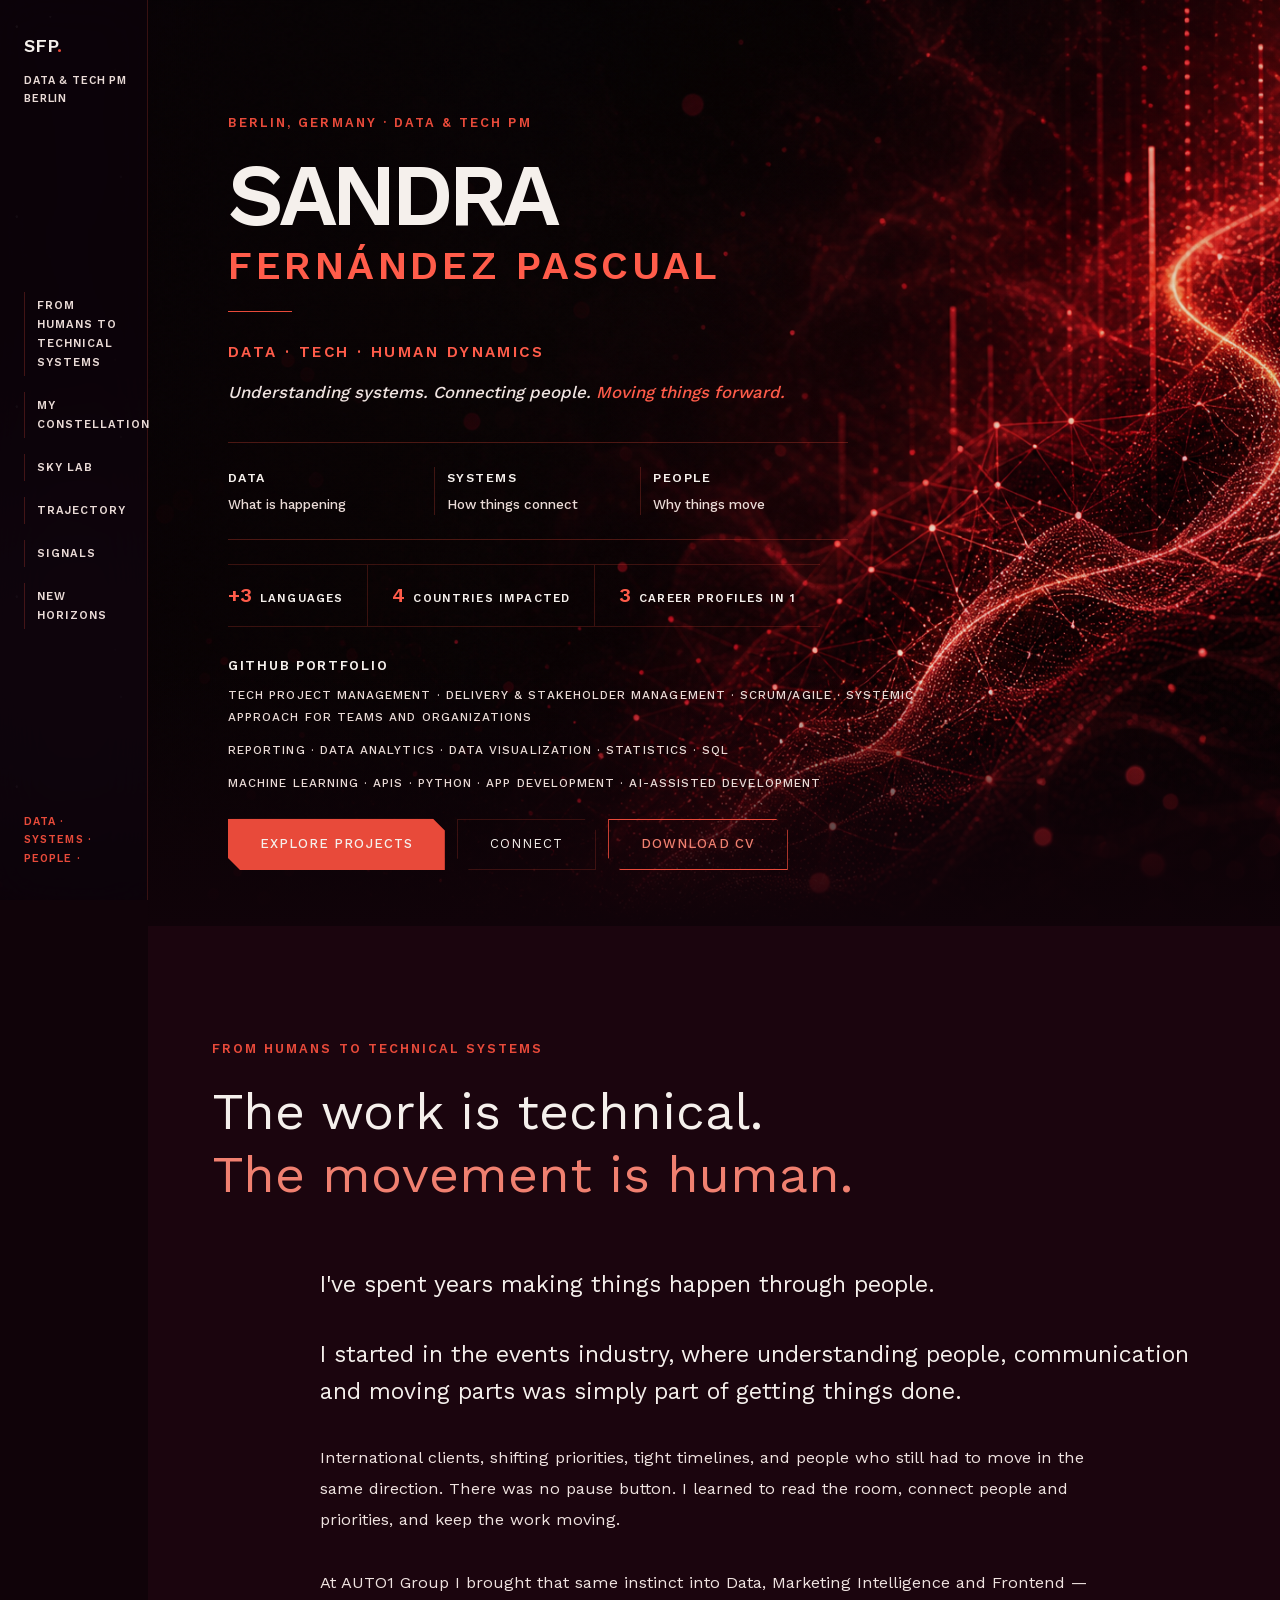
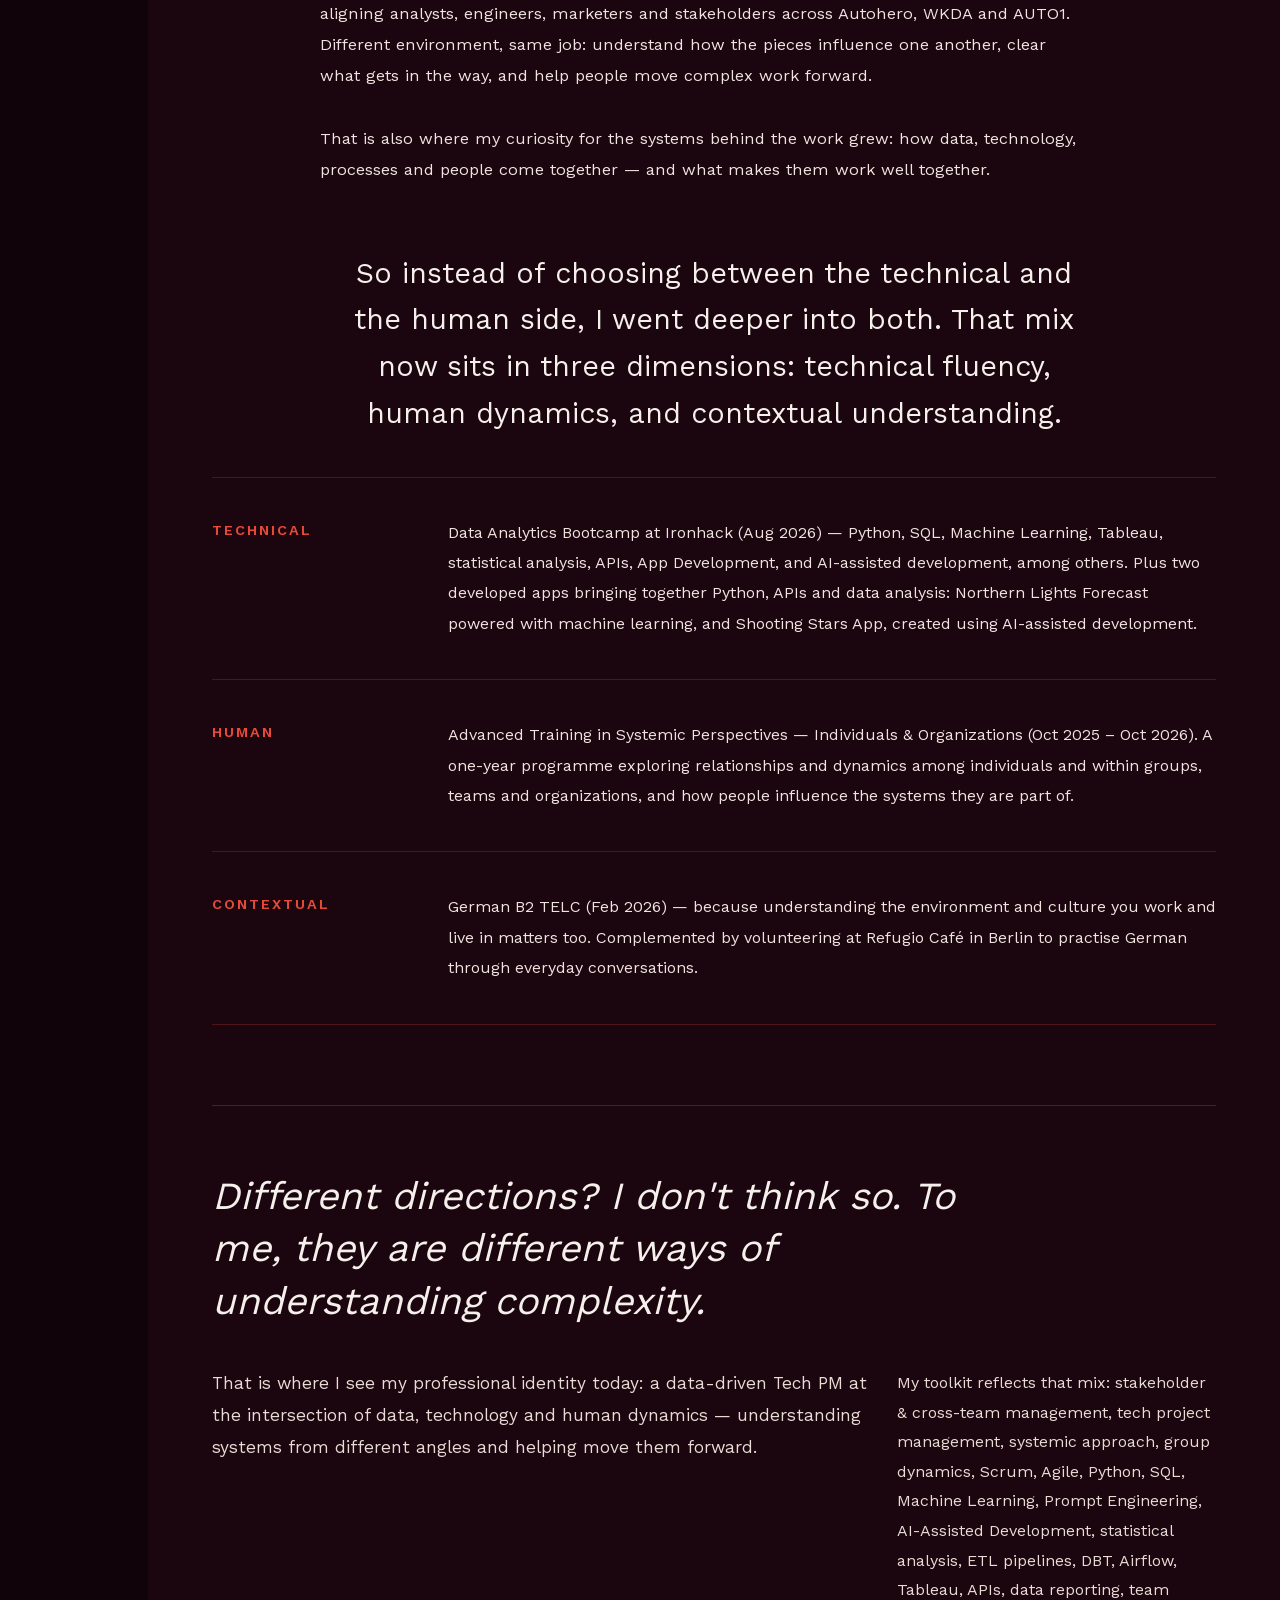
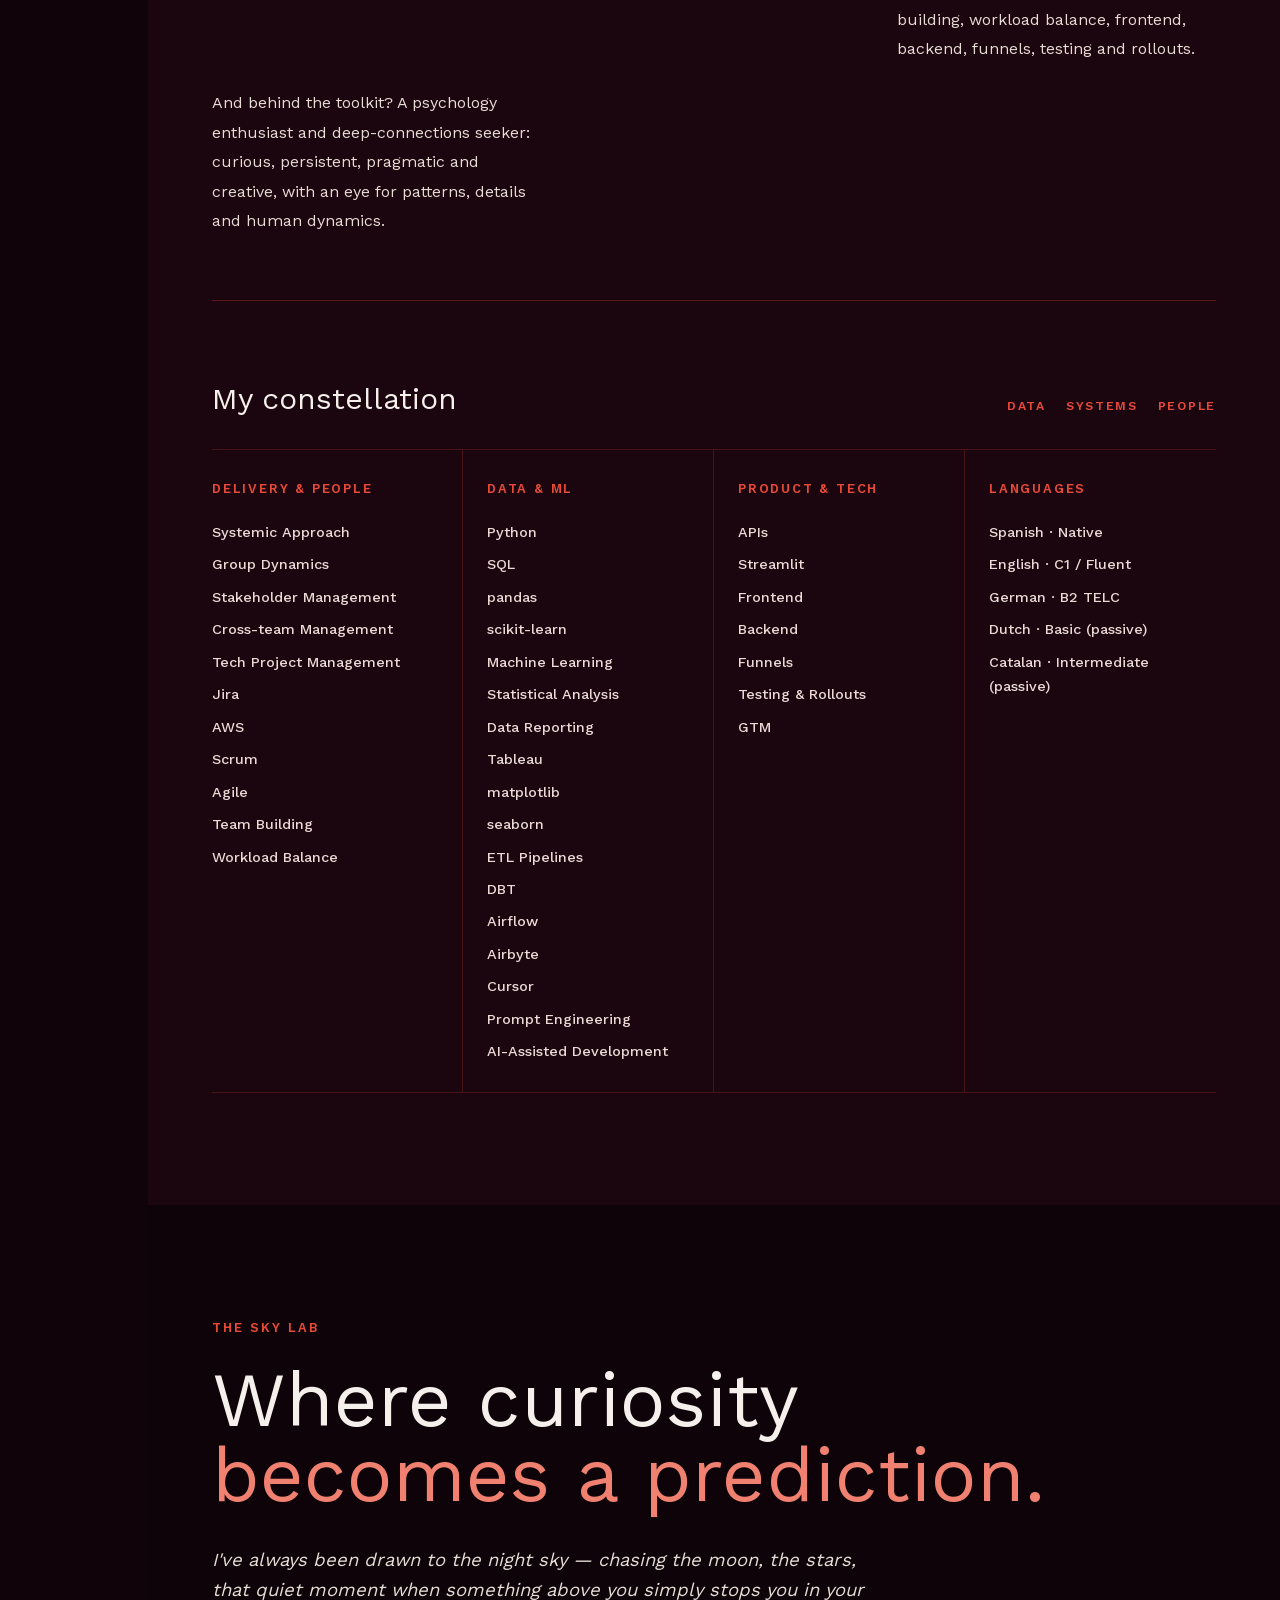
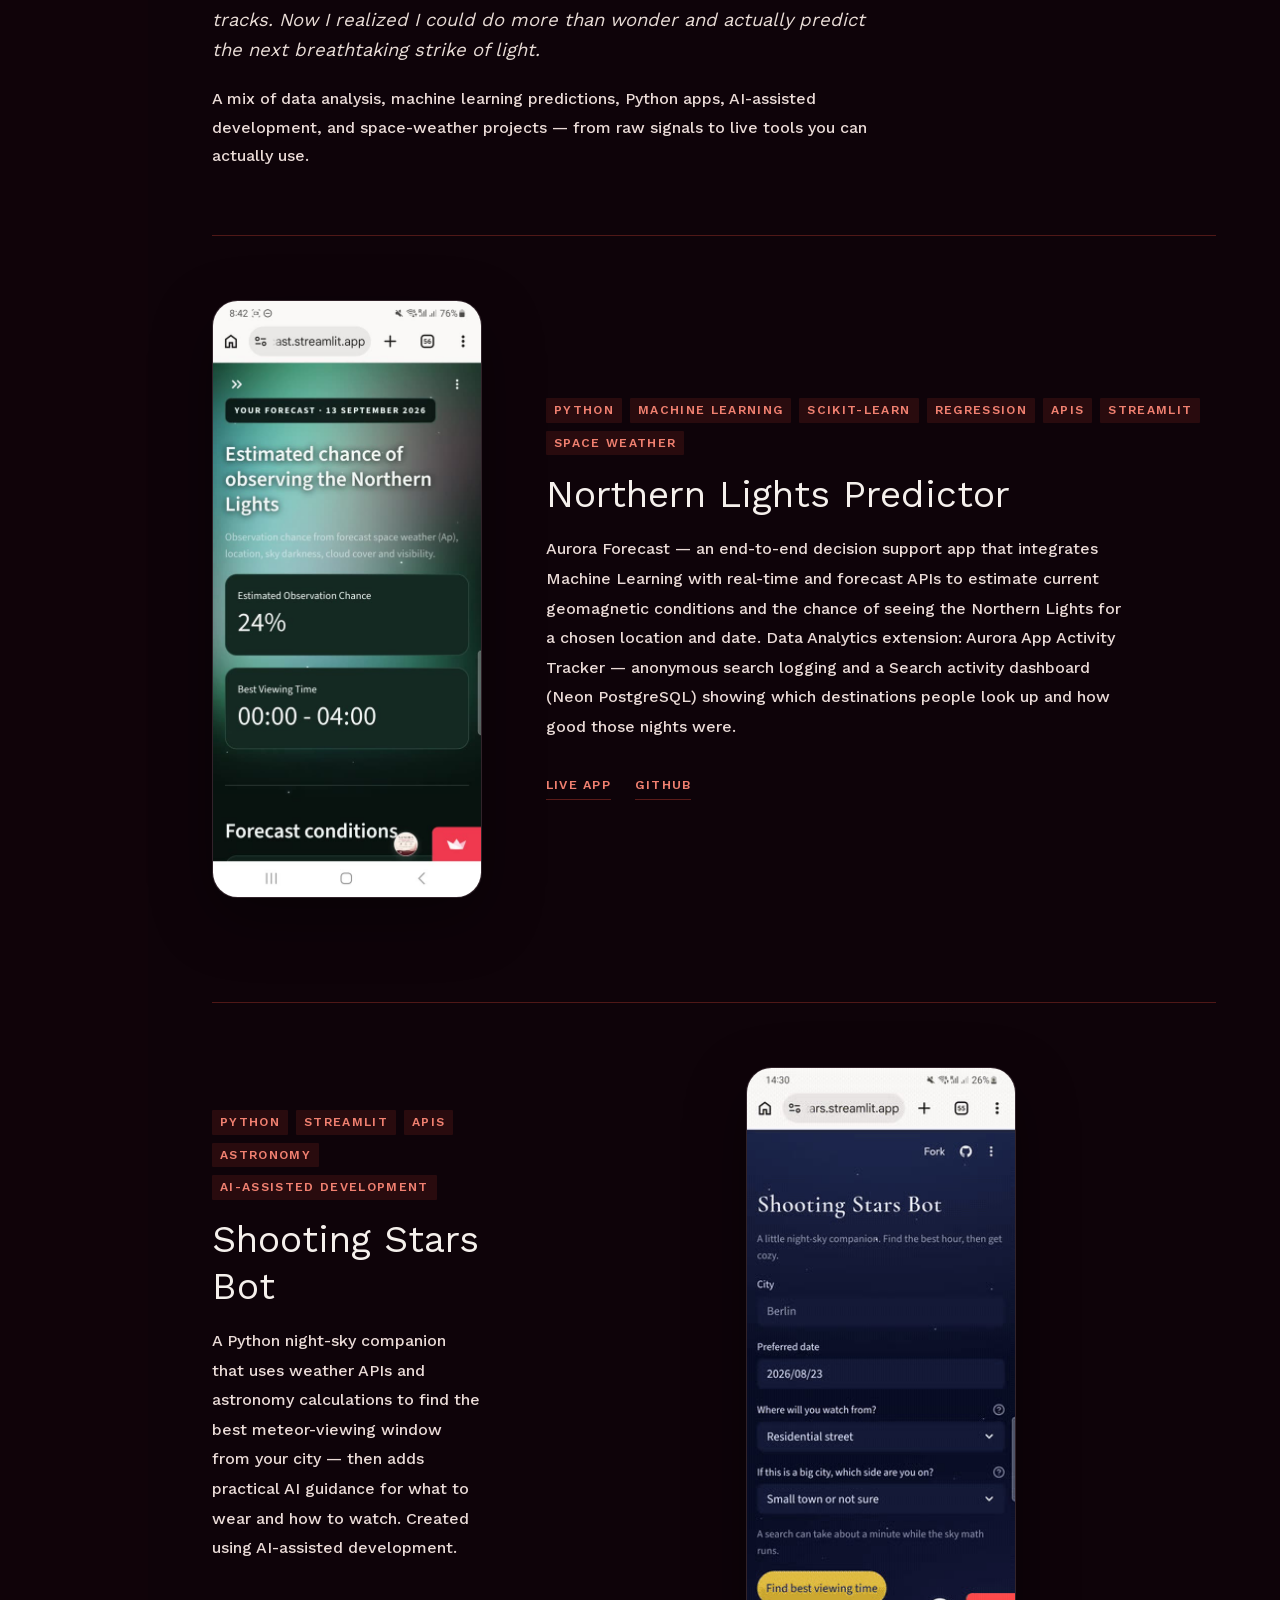
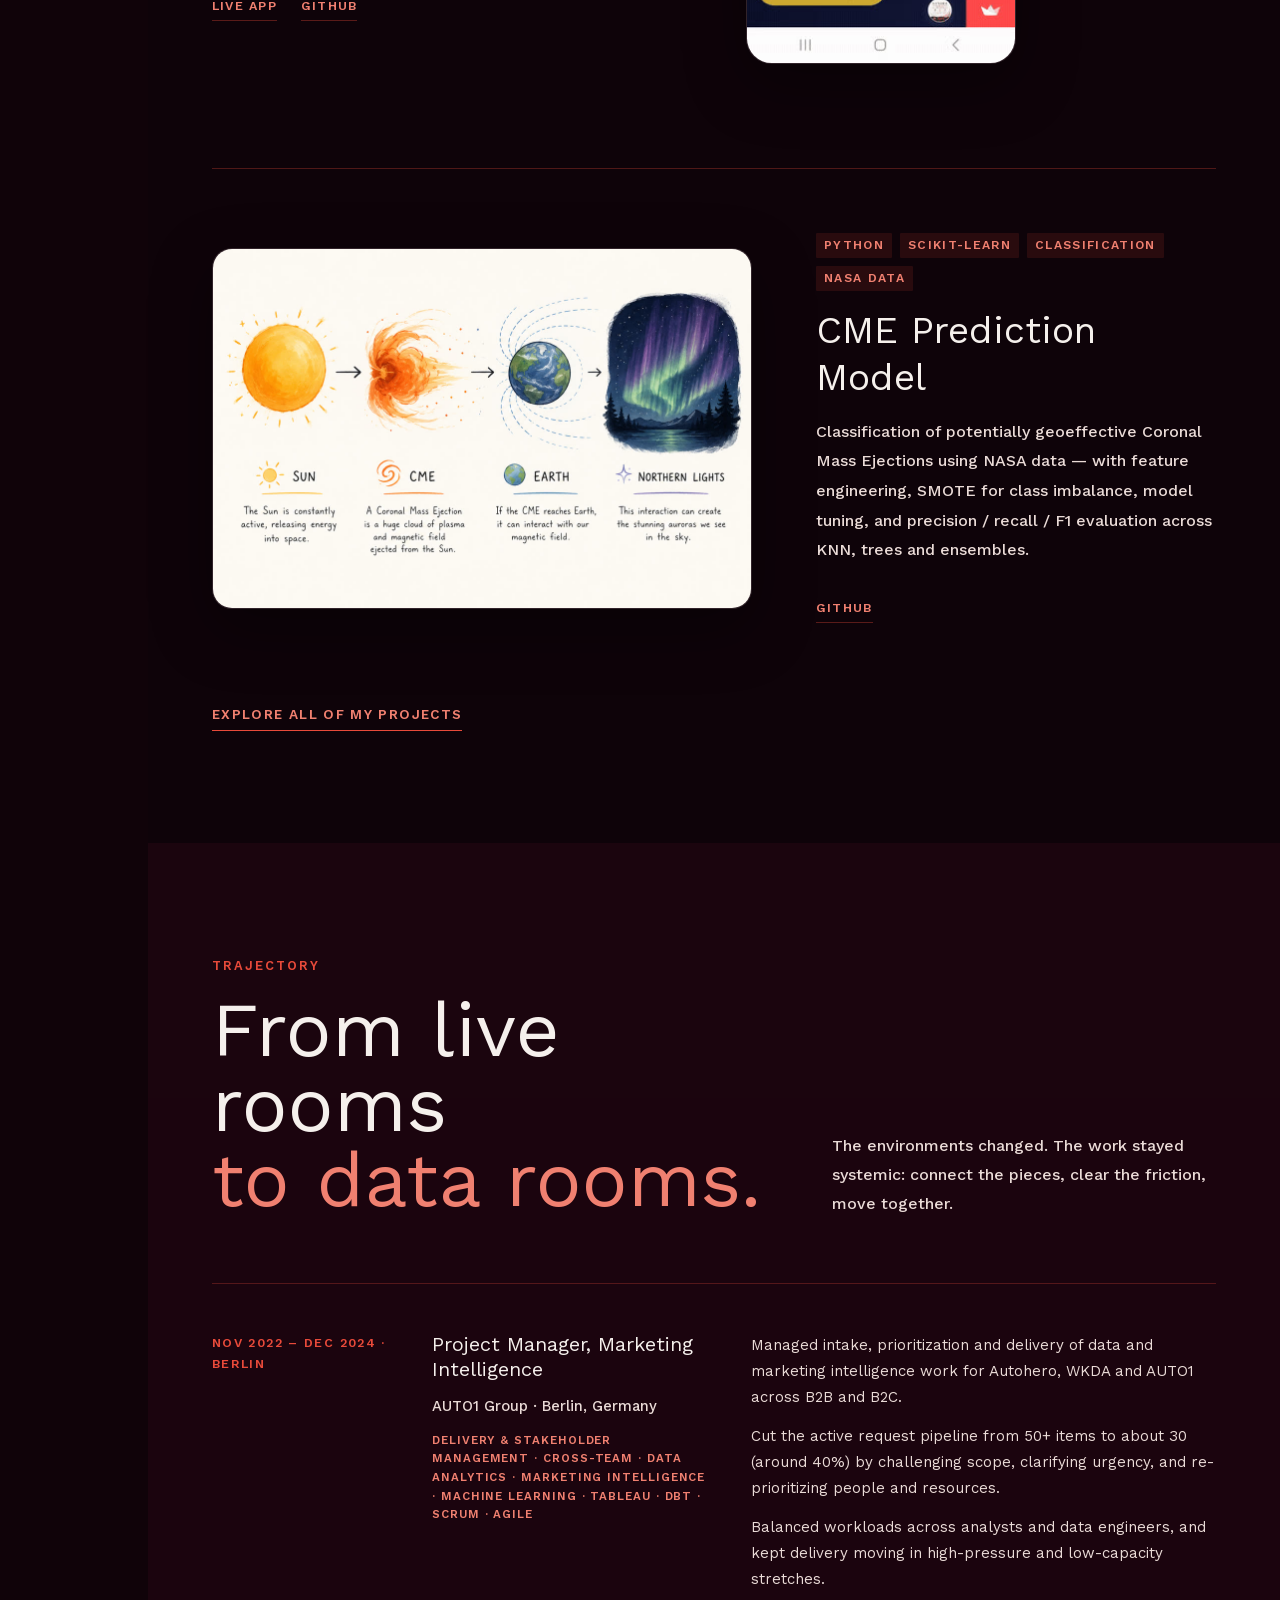
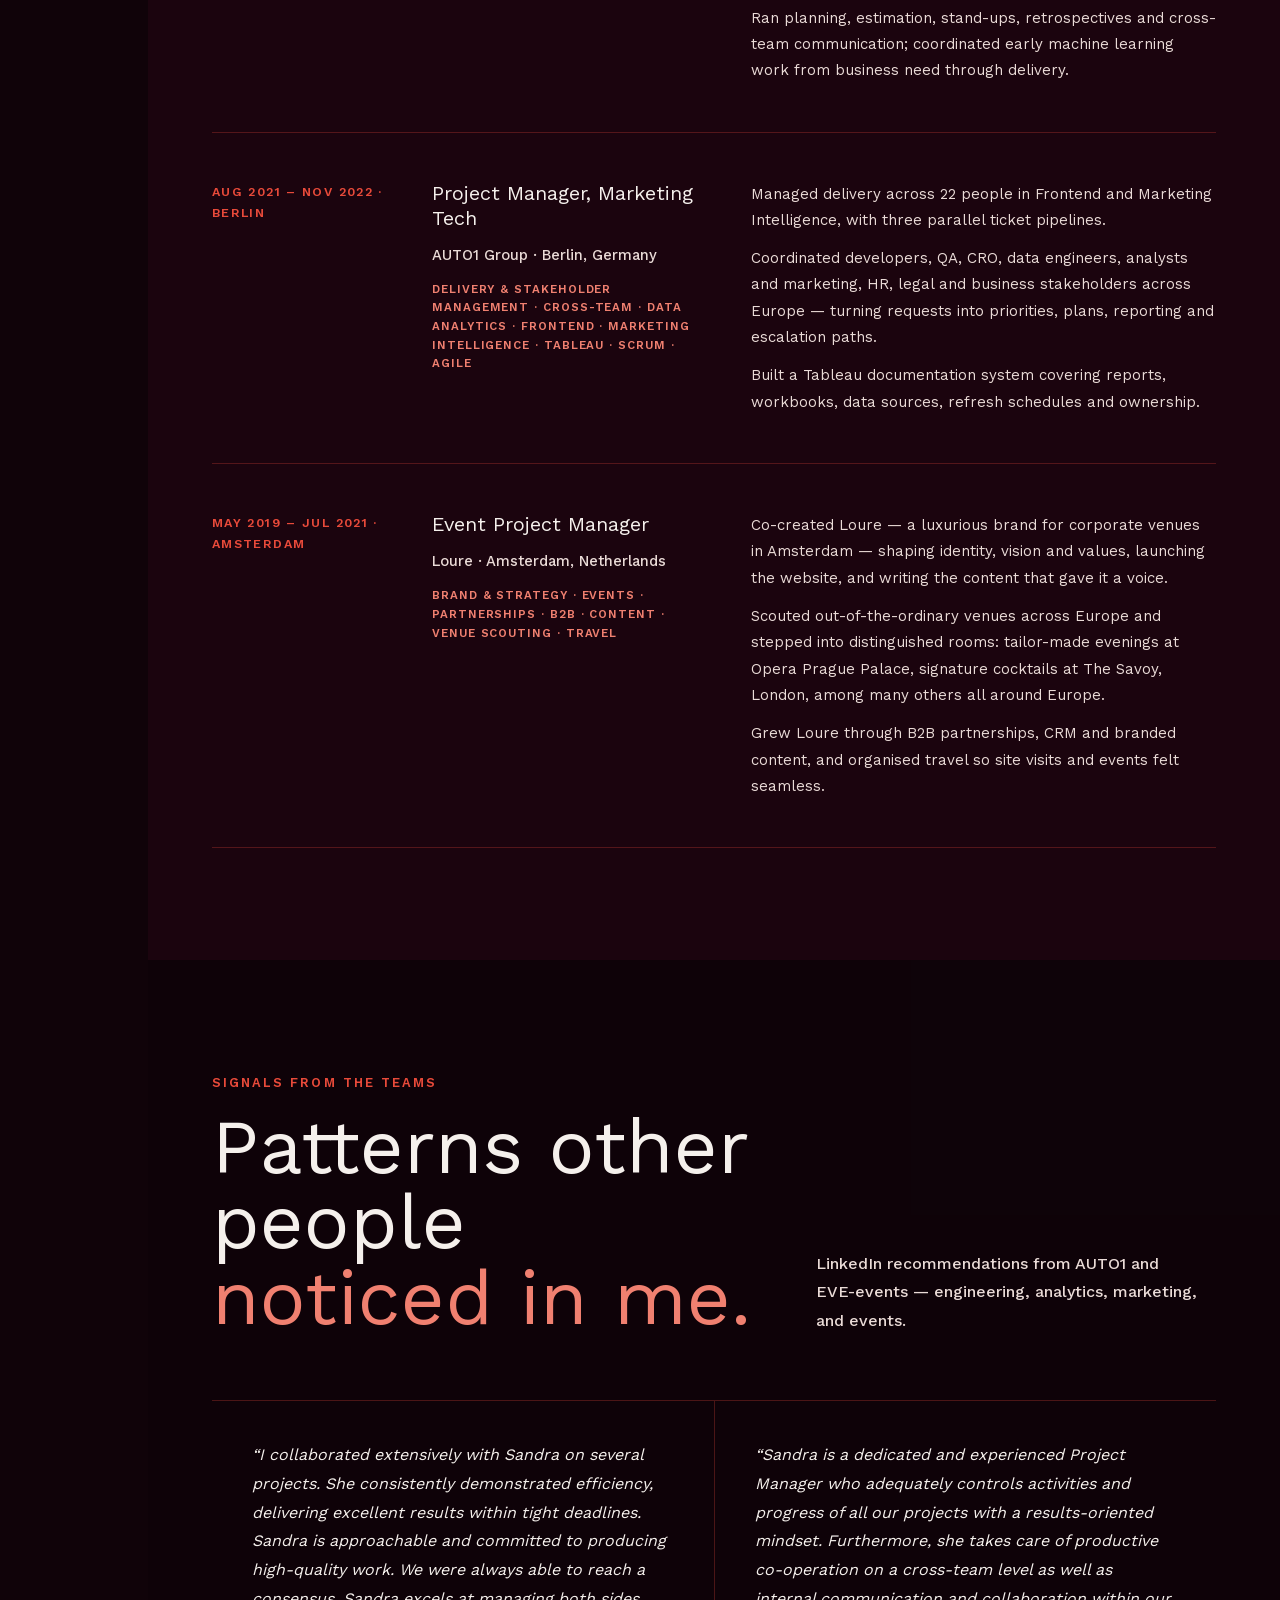
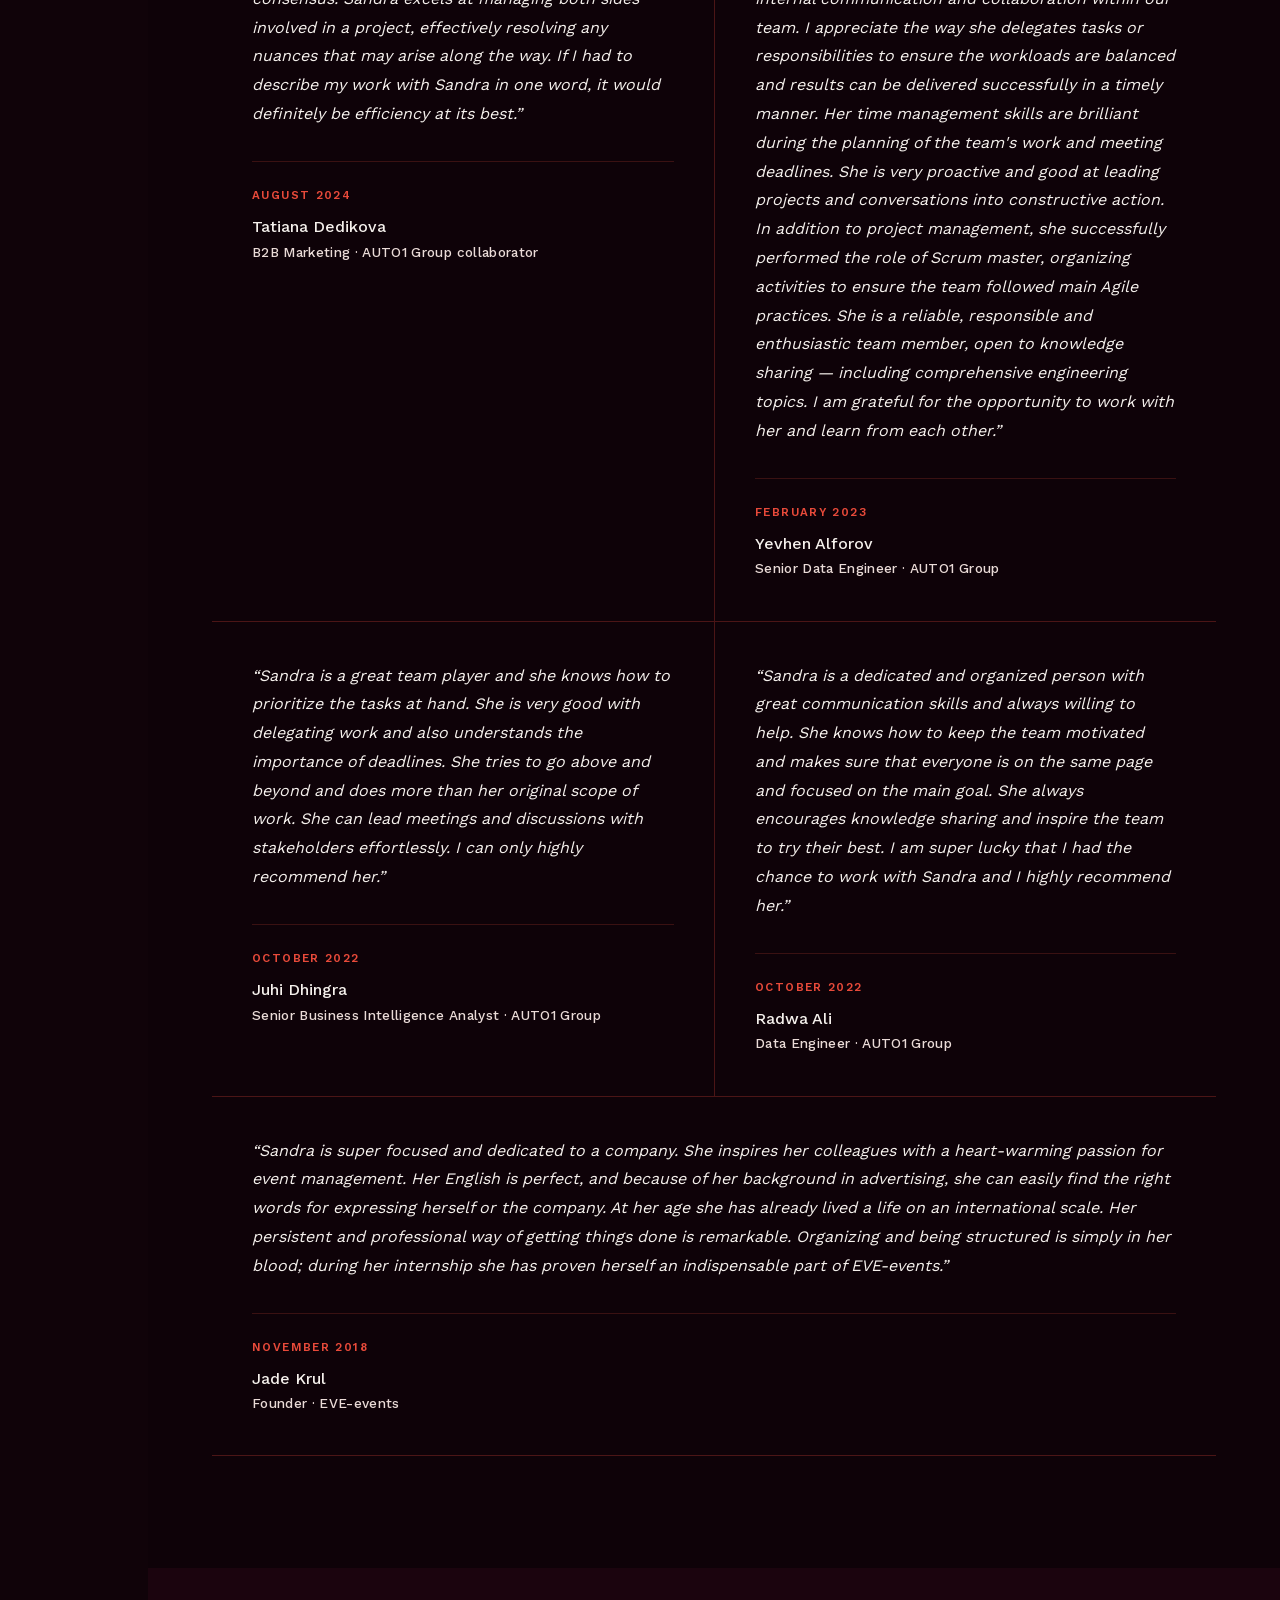
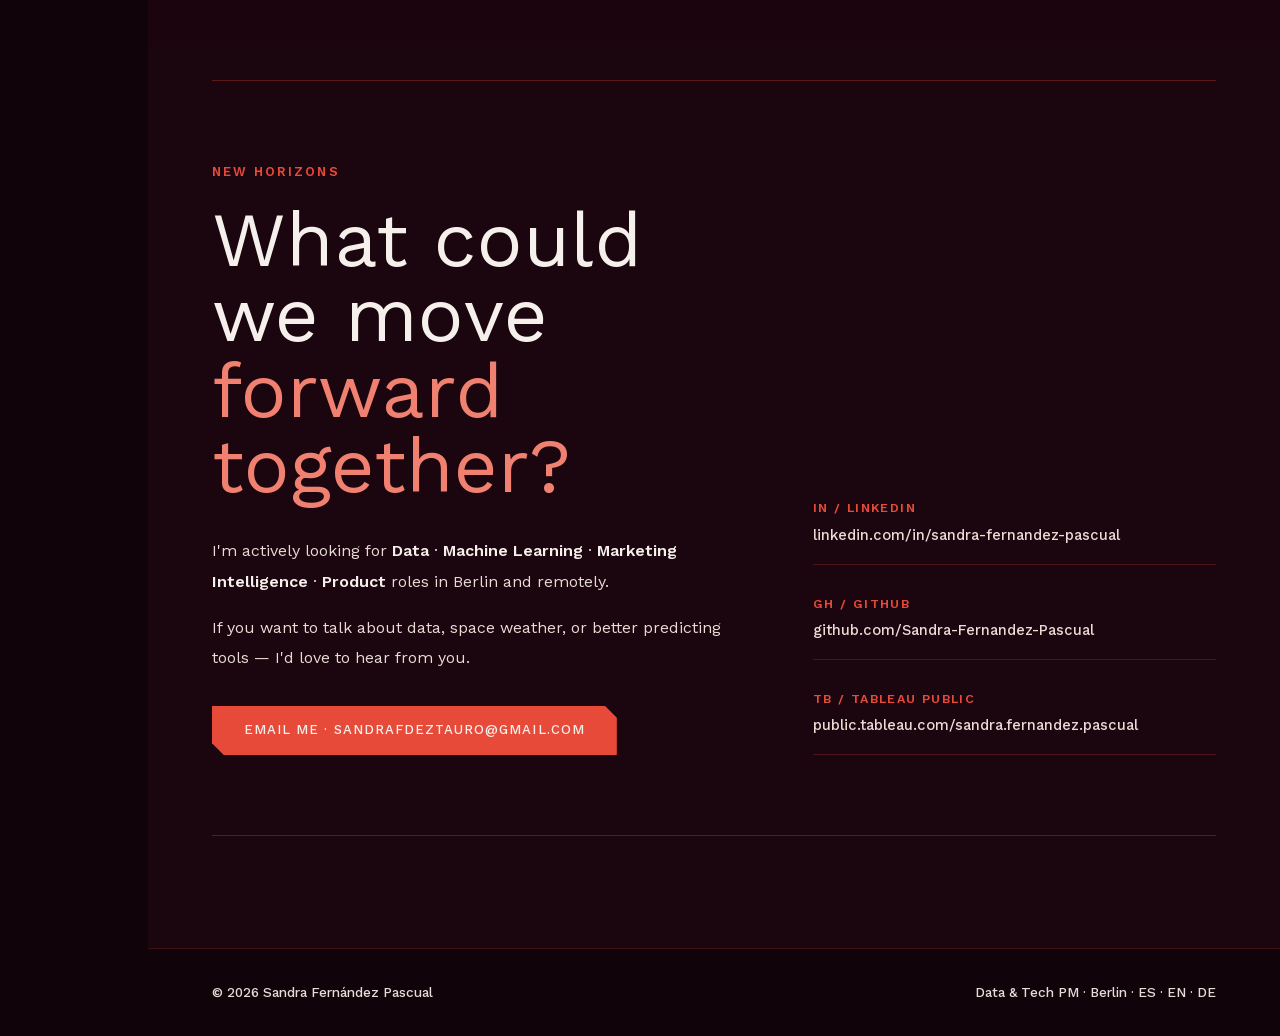
<file: index.html>
<!DOCTYPE html><html lang="en" class="unbounded_4d27d99a-module__JXFwqa__variable work_sans_9fdef7f1-module__uZm0uW__variable h-full antialiased"><head><meta charSet="utf-8"/><meta name="viewport" content="width=device-width, initial-scale=1"/><link rel="preload" href="/site-assets/static/media/7ddd198311ba7843-s.p.3kq6k02b2ysv1.woff2" as="font" crossorigin="" type="font/woff2"/><link rel="preload" href="/site-assets/static/media/b59689b1142d37ce-s.p.1bk8_xp319hr4.woff2" as="font" crossorigin="" type="font/woff2"/><link rel="preload" href="/cme-sun-earth-aurora.jpg" as="image"/><link rel="stylesheet" href="/site-assets/static/chunks/26klhi32ng2jy.css" data-precedence="next"/><link rel="preload" as="script" fetchPriority="low" href="/site-assets/static/chunks/3l04zcqx63h3y.js"/><script src="/site-assets/static/chunks/41qfcvra0dvw4.js" async=""></script><script src="/site-assets/static/chunks/02fh7_m5mrih8.js" async=""></script><script src="/site-assets/static/chunks/turbopack-3e4yhf95h70kc.js" async=""></script><script src="/site-assets/static/chunks/3fntmmi971322.js" async="" crossorigin=""></script><title>Sandra Fernández Pascual — Data &amp; Tech PM | Berlin, Germany</title><meta name="description" content="Data &amp; Tech PM based in Berlin. Portfolio showcasing Python apps, machine learning, space weather projects, and cross-functional delivery at the intersection of data, technology, and human dynamics."/><meta name="author" content="Sandra Fernández Pascual"/><meta name="keywords" content="Data &amp; Tech PM,Technical Product Manager,Berlin,Python,Machine Learning,Space Weather,Sandra Fernández Pascual"/><meta property="og:title" content="Sandra Fernández Pascual — Data &amp; Tech PM | Berlin"/><meta property="og:description" content="Understanding systems. Connecting people. Moving things forward — at the intersection of data, technology, and human dynamics."/><meta property="og:locale" content="en_DE"/><meta property="og:image" content="https://sandra-fernandez-pascual.github.io/brand-mark.png"/><meta property="og:type" content="website"/><meta name="twitter:card" content="summary_large_image"/><meta name="twitter:title" content="Sandra Fernández Pascual — Data &amp; Tech PM | Berlin"/><meta name="twitter:description" content="Understanding systems. Connecting people. Moving things forward — at the intersection of data, technology, and human dynamics."/><meta name="twitter:image" content="https://sandra-fernandez-pascual.github.io/brand-mark.png"/><link rel="icon" href="/favicon.ico?favicon.2vob68tjqpejf.ico" sizes="256x256" type="image/x-icon"/><meta name="next-size-adjust" content=""/><link rel="icon" href="/favicon.svg" type="image/svg+xml"/><script src="/site-assets/static/chunks/0cz1d0mv5g_q7.js" noModule=""></script></head><body class="min-h-full font-body"><div hidden=""><!--$--><!--/$--></div><div class="celestial-background" aria-hidden="true"><div class="star-dust"></div><div class="aurora-haze aurora-haze-one"></div><div class="aurora-haze aurora-haze-two"></div><span class="shooting-star" style="top:8%;left:76%;animation-delay:0s;animation-duration:7s"></span><span class="shooting-star" style="top:22%;left:94%;animation-delay:3.4s;animation-duration:8.5s"></span><span class="shooting-star" style="top:43%;left:82%;animation-delay:7.2s;animation-duration:6.8s"></span><span class="shooting-star" style="top:64%;left:97%;animation-delay:11s;animation-duration:9s"></span><span class="shooting-star" style="top:79%;left:70%;animation-delay:14.5s;animation-duration:7.5s"></span></div><aside class="fixed inset-y-0 left-0 z-[100] hidden w-[148px] flex-col border-r border-[rgba(232,74,58,0.2)] bg-[rgba(13,3,10,0.82)] px-6 py-8 backdrop-blur-xl md:flex"><a href="#" class="font-display text-lg font-bold text-primary no-underline">SFP<span class="text-accent">.</span></a><div class="mt-3 text-[0.68rem] font-semibold uppercase tracking-[0.08em] text-muted"><span class="whitespace-nowrap">Data &amp; Tech PM</span><br/>Berlin</div><ul class="my-auto flex list-none flex-col gap-4"><li><a href="#about" class="block border-l border-[rgba(232,74,58,0.25)] py-1 pl-3 text-[0.7rem] font-semibold uppercase tracking-[0.09em] text-muted no-underline transition-all hover:border-accent hover:pl-4 hover:text-primary">From Humans to Technical Systems</a></li><li><a href="#constellation" class="block border-l border-[rgba(232,74,58,0.25)] py-1 pl-3 text-[0.7rem] font-semibold uppercase tracking-[0.09em] text-muted no-underline transition-all hover:border-accent hover:pl-4 hover:text-primary">My constellation</a></li><li><a href="#projects" class="block border-l border-[rgba(232,74,58,0.25)] py-1 pl-3 text-[0.7rem] font-semibold uppercase tracking-[0.09em] text-muted no-underline transition-all hover:border-accent hover:pl-4 hover:text-primary">Sky Lab</a></li><li><a href="#experience" class="block border-l border-[rgba(232,74,58,0.25)] py-1 pl-3 text-[0.7rem] font-semibold uppercase tracking-[0.09em] text-muted no-underline transition-all hover:border-accent hover:pl-4 hover:text-primary">Trajectory</a></li><li><a href="#testimonials" class="block border-l border-[rgba(232,74,58,0.25)] py-1 pl-3 text-[0.7rem] font-semibold uppercase tracking-[0.09em] text-muted no-underline transition-all hover:border-accent hover:pl-4 hover:text-primary">Signals</a></li><li><a href="#contact" class="block border-l border-[rgba(232,74,58,0.25)] py-1 pl-3 text-[0.7rem] font-semibold uppercase tracking-[0.09em] text-muted no-underline transition-all hover:border-accent hover:pl-4 hover:text-primary">New Horizons</a></li></ul><span class="text-[0.68rem] font-semibold uppercase tracking-[0.1em] text-accent">Data ·<br/>Systems ·<br/>People ·</span></aside><nav class="fixed left-0 right-0 top-0 z-[100] flex items-center justify-between border-b border-[rgba(232,74,58,0.2)] bg-[rgba(13,3,10,0.86)] px-5 py-4 backdrop-blur-xl md:hidden"><a href="#" class="font-display text-sm font-bold text-primary no-underline">SFP<span class="text-accent">.</span></a><div class="flex gap-4"><a href="#projects" class="text-[0.7rem] font-semibold uppercase tracking-wider text-muted">Sky Lab</a><a href="#contact" class="text-[0.7rem] font-semibold uppercase tracking-wider text-accent">Connect</a></div></nav><div class="md:pl-[148px]"><main><section class="relative z-1 flex min-h-screen items-center overflow-hidden bg-cover bg-center px-6 pb-14 pt-28 md:px-12 lg:px-20" style="background-image:linear-gradient(90deg, rgba(10,2,7,0.18) 0%, rgba(10,2,7,0.06) 52%, rgba(10,2,7,0.12) 100%), url(&#x27;/sandra-celestial-data-hero.png&#x27;)"><div class="absolute inset-0 bg-[linear-gradient(180deg,transparent_72%,#100309_100%)]"></div><div class="relative z-1 w-full max-w-[760px]"><div class="hero-reveal mb-6 text-[0.8rem] font-semibold uppercase tracking-[0.16em] text-accent">Berlin, Germany<!-- --> · <!-- -->Data &amp; Tech PM</div><h1 class="hero-reveal font-display text-[clamp(3.35rem,6.8vw,6.4rem)] font-semibold uppercase leading-[0.86] tracking-[-0.055em] text-primary">Sandra<span class="mt-4 block text-[clamp(1.35rem,3.1vw,2.6rem)] tracking-[0.09em] text-accent-bright">Fernández Pascual</span></h1><div class="hero-reveal my-7 h-px w-16 bg-accent"></div><p class="hero-reveal text-[0.85rem] font-semibold uppercase tracking-[0.16em] text-accent-bright md:text-[0.95rem]">DATA · TECH · HUMAN DYNAMICS</p><p class="hero-reveal mt-3 font-body text-[1.05rem] font-medium italic text-[#f0e4e1]">Understanding systems. Connecting people.<!-- --> <span class="text-accent-bright">Moving things forward.</span></p><div class="hero-reveal mt-9 grid max-w-[620px] grid-cols-3 border-y border-[rgba(232,74,58,0.3)] py-6"><div class="border-r border-[rgba(232,74,58,0.25)] px-3 first:pl-0 last:border-r-0"><div class="text-[0.78rem] font-semibold uppercase tracking-[0.12em] text-primary">Data</div><div class="mt-2 text-[0.84rem] font-medium leading-snug text-muted">What is happening</div></div><div class="border-r border-[rgba(232,74,58,0.25)] px-3 first:pl-0 last:border-r-0"><div class="text-[0.78rem] font-semibold uppercase tracking-[0.12em] text-primary">Systems</div><div class="mt-2 text-[0.84rem] font-medium leading-snug text-muted">How things connect</div></div><div class="border-r border-[rgba(232,74,58,0.25)] px-3 first:pl-0 last:border-r-0"><div class="text-[0.78rem] font-semibold uppercase tracking-[0.12em] text-primary">People</div><div class="mt-2 text-[0.84rem] font-medium leading-snug text-muted">Why things move</div></div></div><div class="hero-reveal mt-6 flex w-fit max-w-full flex-col border-t border-[rgba(232,74,58,0.22)] md:flex-row"><details class="group border-b border-[rgba(232,74,58,0.22)] px-4 md:w-max md:shrink-0 md:border-r md:px-6 md:last:border-r-0 md:first:pl-0"><summary class="flex cursor-pointer list-none items-center gap-3 py-4 md:whitespace-nowrap [&amp;::-webkit-details-marker]:hidden"><span><strong class="font-display text-xl text-accent-bright">+3</strong><span class="ml-2 text-[0.72rem] font-semibold uppercase tracking-[0.1em] text-primary">Languages</span></span></summary><div class="flex min-w-[13.5rem] flex-col gap-1.5 pb-4"><div class="text-[0.82rem] font-medium leading-relaxed text-muted">Spanish · Native</div><div class="text-[0.82rem] font-medium leading-relaxed text-muted">English · C1 / Fluent</div><div class="text-[0.82rem] font-medium leading-relaxed text-muted">German · B2 TELC</div><div class="text-[0.82rem] font-medium leading-relaxed text-muted">Dutch · Basic (passive)</div><div class="text-[0.82rem] font-medium leading-relaxed text-muted">Catalan · Intermediate (passive)</div></div></details><details class="group border-b border-[rgba(232,74,58,0.22)] px-4 md:w-max md:shrink-0 md:border-r md:px-6 md:last:border-r-0 md:first:pl-0"><summary class="flex cursor-pointer list-none items-center gap-3 py-4 md:whitespace-nowrap [&amp;::-webkit-details-marker]:hidden"><span><strong class="font-display text-xl text-accent-bright">4</strong><span class="ml-2 text-[0.72rem] font-semibold uppercase tracking-[0.1em] text-primary">Countries impacted</span></span></summary><p class="w-0 min-w-full pb-4 text-[0.82rem] font-medium leading-relaxed text-muted">Spain · Ireland · The Netherlands · Germany</p></details><details class="group border-b border-[rgba(232,74,58,0.22)] px-4 md:w-max md:shrink-0 md:border-r md:px-6 md:last:border-r-0 md:first:pl-0"><summary class="flex cursor-pointer list-none items-center gap-3 py-4 md:whitespace-nowrap [&amp;::-webkit-details-marker]:hidden"><span><strong class="font-display text-xl text-accent-bright">3</strong><span class="ml-2 text-[0.72rem] font-semibold uppercase tracking-[0.1em] text-primary">Career profiles in 1</span></span></summary><p class="w-0 min-w-full pb-4 text-[0.82rem] font-medium leading-relaxed text-muted">Data and Tech · Events · Systemic Approach</p></details></div><div class="hero-reveal mt-7"><div class="text-[0.82rem] font-semibold uppercase tracking-[0.13em] text-primary">GitHub Portfolio</div><div class="mt-2 flex max-w-[760px] flex-col gap-3 text-[0.74rem] font-medium uppercase tracking-[0.09em] leading-[1.8] text-muted"><p>Tech project management · Delivery &amp; Stakeholder Management · Scrum/Agile · Systemic Approach for Teams and Organizations</p><p>Reporting · Data Analytics · Data Visualization · Statistics · SQL</p><p>Machine Learning · APIs · Python · App Development · AI-Assisted Development</p></div><div class="mt-6 flex flex-wrap gap-3"><a href="#projects" class="btn btn-primary">Explore Projects</a><a href="#contact" class="btn btn-outline">Connect</a><a href="/Sandra_Fernandez_Pascual_CV.pdf" download="" class="btn btn-cv">Download CV</a></div></div></div></section><section id="about" class="relative z-1 bg-bg-mid"><div class="mx-auto max-w-[1180px] px-8 py-28 md:px-16"><div class="fade-up mb-16"><div class="mb-6 text-[0.8rem] font-semibold uppercase tracking-[0.16em] text-accent">From Humans to Technical Systems</div><h2 class="max-w-3xl font-display text-[clamp(2.05rem,4vw,3.5rem)] leading-[1.08] text-primary">The work is technical.<span class="mt-2 block text-accent-soft">The movement is human.</span></h2></div><div class="fade-up ml-auto max-w-4xl"><p class="mb-0 font-display text-[clamp(1.12rem,1.8vw,1.45rem)] leading-relaxed text-primary">I&#x27;ve spent years making things happen through people.</p><p class="mb-8 mt-8 font-display text-[clamp(1.12rem,1.8vw,1.45rem)] leading-relaxed text-primary">I started in the events industry, where understanding people, communication and moving parts was simply part of getting things done.</p><div class="space-y-8"><p class="max-w-3xl text-[1.02rem] font-normal leading-[1.9] text-[#f0e4e1]">International clients, shifting priorities, tight timelines, and people who still had to move in the same direction. There was no pause button. I learned to read the room, connect people and priorities, and keep the work moving.</p><p class="max-w-3xl text-[1.02rem] font-normal leading-[1.9] text-[#f0e4e1]">At AUTO1 Group I brought that same instinct into Data, Marketing Intelligence and Frontend — aligning analysts, engineers, marketers and stakeholders across Autohero, WKDA and AUTO1. Different environment, same job: understand how the pieces influence one another, clear what gets in the way, and help people move complex work forward.</p><p class="max-w-3xl text-[1.02rem] font-normal leading-[1.9] text-[#f0e4e1]">That is also where my curiosity for the systems behind the work grew: how data, technology, processes and people come together — and what makes them work well together.</p></div></div><p class="fade-up mx-auto mt-16 max-w-3xl text-center font-display text-[clamp(1.25rem,2.4vw,1.8rem)] leading-relaxed text-primary">So instead of choosing between the technical and the human side, I went deeper into both. That mix now sits in three dimensions: technical fluency, human dynamics, and contextual understanding.</p><div class="fade-up my-10 border-t border-[rgba(232,74,58,0.25)]"><article class="grid gap-4 border-b border-[rgba(232,74,58,0.25)] py-8 md:grid-cols-[220px_1fr] md:py-10"><h3 class="text-[0.9rem] font-semibold uppercase tracking-[0.14em] text-accent">Technical</h3><p class="max-w-3xl text-[1rem] font-normal leading-[1.9] text-[#f0e4e1]">Data Analytics Bootcamp at Ironhack (Aug 2026) — Python, SQL, Machine Learning, Tableau, statistical analysis, APIs, App Development, and AI-assisted development, among others. Plus two developed apps bringing together Python, APIs and data analysis: Northern Lights Forecast powered with machine learning, and Shooting Stars App, created using AI-assisted development.</p></article><article class="grid gap-4 border-b border-[rgba(232,74,58,0.25)] py-8 md:grid-cols-[220px_1fr] md:py-10"><h3 class="text-[0.9rem] font-semibold uppercase tracking-[0.14em] text-accent">Human</h3><p class="max-w-3xl text-[1rem] font-normal leading-[1.9] text-[#f0e4e1]">Advanced Training in Systemic Perspectives — Individuals &amp; Organizations (Oct 2025 – Oct 2026). A one-year programme exploring relationships and dynamics among individuals and within groups, teams and organizations, and how people influence the systems they are part of.</p></article><article class="grid gap-4 border-b border-[rgba(232,74,58,0.25)] py-8 md:grid-cols-[220px_1fr] md:py-10"><h3 class="text-[0.9rem] font-semibold uppercase tracking-[0.14em] text-accent">Contextual</h3><p class="max-w-3xl text-[1rem] font-normal leading-[1.9] text-[#f0e4e1]">German B2 TELC (Feb 2026) — because understanding the environment and culture you work and live in matters too. Complemented by volunteering at Refugio Café in Berlin to practise German through everyday conversations.</p></article></div><div class="fade-up relative my-20 border-y border-[rgba(232,74,58,0.3)] py-12 md:py-16"><div class="absolute -top-20 -right-20 h-64 w-64 rounded-full bg-[rgba(232,74,58,0.12)] blur-3xl"></div><p class="relative max-w-3xl font-display text-[clamp(1.5rem,3vw,2.6rem)] italic leading-snug text-primary">Different directions? I don&#x27;t think so. To me, they are different ways of understanding complexity.</p><div class="relative mt-10 grid gap-6 md:grid-cols-3"><p class="leading-[1.85] text-[#e8dcd6] md:col-span-2 text-[1.08rem]">That is where I see my professional identity today: a data-driven Tech PM at the intersection of data, technology and human dynamics — understanding systems from different angles and helping move them forward.</p><p class="leading-[1.85] text-[#e8dcd6] text-[1rem]">My toolkit reflects that mix: stakeholder &amp; cross-team management, tech project management, systemic approach, group dynamics, Scrum, Agile, Python, SQL, Machine Learning, Prompt Engineering, AI-Assisted Development, statistical analysis, ETL pipelines, DBT, Airflow, Tableau, APIs, data reporting, team building, workload balance, frontend, backend, funnels, testing and rollouts.</p><p class="leading-[1.85] text-[#e8dcd6] text-[1rem]">And behind the toolkit? A psychology enthusiast and deep-connections seeker: curious, persistent, pragmatic and creative, with an eye for patterns, details and human dynamics.</p></div></div><div id="constellation" class="fade-up mt-20 scroll-mt-24"><div class="mb-8 flex flex-wrap items-end justify-between gap-4"><h3 class="font-display text-3xl text-primary">My constellation</h3><div class="flex gap-5"><span class="text-[0.76rem] font-semibold uppercase tracking-[0.14em] text-accent">Data</span><span class="text-[0.76rem] font-semibold uppercase tracking-[0.14em] text-accent">Systems</span><span class="text-[0.76rem] font-semibold uppercase tracking-[0.14em] text-accent">People</span></div></div><div class="grid border-t border-[rgba(232,74,58,0.22)] md:grid-cols-2 lg:grid-cols-4"><div class="border-b border-[rgba(232,74,58,0.22)] py-7 md:pr-7 lg:border-r lg:px-6 lg:first:pl-0 lg:last:border-r-0"><div class="mb-5 text-[0.8rem] font-semibold uppercase tracking-[0.14em] text-accent">Delivery &amp; People</div><div class="space-y-2"><div class="text-[0.9rem] font-medium text-muted">Systemic Approach</div><div class="text-[0.9rem] font-medium text-muted">Group Dynamics</div><div class="text-[0.9rem] font-medium text-muted">Stakeholder Management</div><div class="text-[0.9rem] font-medium text-muted">Cross-team Management</div><div class="text-[0.9rem] font-medium text-muted">Tech Project Management</div><div class="text-[0.9rem] font-medium text-muted">Jira</div><div class="text-[0.9rem] font-medium text-muted">AWS</div><div class="text-[0.9rem] font-medium text-muted">Scrum</div><div class="text-[0.9rem] font-medium text-muted">Agile</div><div class="text-[0.9rem] font-medium text-muted">Team Building</div><div class="text-[0.9rem] font-medium text-muted">Workload Balance</div></div></div><div class="border-b border-[rgba(232,74,58,0.22)] py-7 md:pr-7 lg:border-r lg:px-6 lg:first:pl-0 lg:last:border-r-0"><div class="mb-5 text-[0.8rem] font-semibold uppercase tracking-[0.14em] text-accent">Data &amp; ML</div><div class="space-y-2"><div class="text-[0.9rem] font-medium text-muted">Python</div><div class="text-[0.9rem] font-medium text-muted">SQL</div><div class="text-[0.9rem] font-medium text-muted">pandas</div><div class="text-[0.9rem] font-medium text-muted">scikit-learn</div><div class="text-[0.9rem] font-medium text-muted">Machine Learning</div><div class="text-[0.9rem] font-medium text-muted">Statistical Analysis</div><div class="text-[0.9rem] font-medium text-muted">Data Reporting</div><div class="text-[0.9rem] font-medium text-muted">Tableau</div><div class="text-[0.9rem] font-medium text-muted">matplotlib</div><div class="text-[0.9rem] font-medium text-muted">seaborn</div><div class="text-[0.9rem] font-medium text-muted">ETL Pipelines</div><div class="text-[0.9rem] font-medium text-muted">DBT</div><div class="text-[0.9rem] font-medium text-muted">Airflow</div><div class="text-[0.9rem] font-medium text-muted">Airbyte</div><div class="text-[0.9rem] font-medium text-muted">Cursor</div><div class="text-[0.9rem] font-medium text-muted">Prompt Engineering</div><div class="text-[0.9rem] font-medium text-muted">AI-Assisted Development</div></div></div><div class="border-b border-[rgba(232,74,58,0.22)] py-7 md:pr-7 lg:border-r lg:px-6 lg:first:pl-0 lg:last:border-r-0"><div class="mb-5 text-[0.8rem] font-semibold uppercase tracking-[0.14em] text-accent">Product &amp; Tech</div><div class="space-y-2"><div class="text-[0.9rem] font-medium text-muted">APIs</div><div class="text-[0.9rem] font-medium text-muted">Streamlit</div><div class="text-[0.9rem] font-medium text-muted">Frontend</div><div class="text-[0.9rem] font-medium text-muted">Backend</div><div class="text-[0.9rem] font-medium text-muted">Funnels</div><div class="text-[0.9rem] font-medium text-muted">Testing &amp; Rollouts</div><div class="text-[0.9rem] font-medium text-muted">GTM</div></div></div><div class="border-b border-[rgba(232,74,58,0.22)] py-7 md:pr-7 lg:border-r lg:px-6 lg:first:pl-0 lg:last:border-r-0"><div class="mb-5 text-[0.8rem] font-semibold uppercase tracking-[0.14em] text-accent">Languages</div><div class="space-y-2"><div class="text-[0.9rem] font-medium text-muted">Spanish · Native</div><div class="text-[0.9rem] font-medium text-muted">English · C1 / Fluent</div><div class="text-[0.9rem] font-medium text-muted">German · B2 TELC</div><div class="text-[0.9rem] font-medium text-muted">Dutch · Basic (passive)</div><div class="text-[0.9rem] font-medium text-muted">Catalan · Intermediate (passive)</div></div></div></div></div></div></section><section id="projects" class="relative z-1 bg-bg-deep"><div class="mx-auto max-w-[1180px] px-8 py-28 md:px-16"><div class="fade-up mb-16"><div class="mb-6 text-[0.8rem] font-semibold uppercase tracking-[0.16em] text-accent">The Sky Lab</div><h2 class="font-display text-[clamp(2.7rem,6vw,5.8rem)] leading-[0.98] text-primary">Where curiosity<span class="block text-accent-soft">becomes a prediction.</span></h2><p class="mt-8 max-w-2xl font-display text-[1.15rem] italic leading-relaxed text-[#e8dcd6]">I&#x27;ve always been drawn to the night sky — chasing the moon, the stars, that quiet moment when something above you simply stops you in your tracks. Now I realized I could do more than wonder and actually predict the next breathtaking strike of light.</p><p class="mt-5 max-w-2xl text-[1rem] font-medium leading-[1.8] text-muted">A mix of data analysis, machine learning predictions, Python apps, AI-assisted development, and space-weather projects — from raw signals to live tools you can actually use.</p></div><div class="space-y-10"><article class="fade-up group relative grid items-center gap-10 border-t border-[rgba(232,74,58,0.3)] py-12 md:gap-16 md:py-16 md:grid-cols-[270px_minmax(0,1fr)]"><div class="relative mx-auto w-full shrink-0 overflow-hidden border border-[rgba(255,255,255,0.12)] bg-[#14040c] shadow-[0_20px_60px_rgba(0,0,0,0.35)] max-w-[270px] rounded-[1.6rem] "><video src="/northern-lights-demo.mp4" poster="/northern-lights-demo.jpg" width="270" height="600" autoPlay="" muted="" loop="" playsInline="" preload="metadata" aria-label="Northern Lights Predictor app demo" class="block h-auto w-full bg-[#14040c] object-cover transition-transform duration-700 group-hover:scale-[1.025]"></video></div><div class=""><div class="mb-4 flex flex-wrap gap-2"><span class="rounded-[1px] bg-[rgba(232,74,58,0.12)] px-2 py-0.5 text-[0.76rem] font-semibold uppercase tracking-[0.11em] text-accent-soft">Python</span><span class="rounded-[1px] bg-[rgba(232,74,58,0.12)] px-2 py-0.5 text-[0.76rem] font-semibold uppercase tracking-[0.11em] text-accent-soft">Machine Learning</span><span class="rounded-[1px] bg-[rgba(232,74,58,0.12)] px-2 py-0.5 text-[0.76rem] font-semibold uppercase tracking-[0.11em] text-accent-soft">scikit-learn</span><span class="rounded-[1px] bg-[rgba(232,74,58,0.12)] px-2 py-0.5 text-[0.76rem] font-semibold uppercase tracking-[0.11em] text-accent-soft">Regression</span><span class="rounded-[1px] bg-[rgba(232,74,58,0.12)] px-2 py-0.5 text-[0.76rem] font-semibold uppercase tracking-[0.11em] text-accent-soft">APIs</span><span class="rounded-[1px] bg-[rgba(232,74,58,0.12)] px-2 py-0.5 text-[0.76rem] font-semibold uppercase tracking-[0.11em] text-accent-soft">Streamlit</span><span class="rounded-[1px] bg-[rgba(232,74,58,0.12)] px-2 py-0.5 text-[0.76rem] font-semibold uppercase tracking-[0.11em] text-accent-soft">Space Weather</span></div><h3 class="font-display mb-4 text-[clamp(1.6rem,3vw,2.35rem)] leading-tight text-primary">Northern Lights Predictor</h3><p class="mb-8 max-w-xl text-[1rem] font-medium leading-[1.85] text-muted">Aurora Forecast — an end-to-end decision support app that integrates Machine Learning with real-time and forecast APIs to estimate current geomagnetic conditions and the chance of seeing the Northern Lights for a chosen location and date. Data Analytics extension: Aurora App Activity Tracker — anonymous search logging and a Search activity dashboard (Neon PostgreSQL) showing which destinations people look up and how good those nights were.</p><div class="flex flex-wrap gap-6"><a href="https://northern-lights-forecast.streamlit.app/" target="_blank" rel="noopener noreferrer" class="border-b border-[rgba(232,74,58,0.35)] pb-1 text-[0.78rem] font-semibold uppercase tracking-[0.1em] text-accent-soft no-underline transition-all hover:border-accent hover:text-accent-bright">Live App</a><a href="https://github.com/Sandra-Fernandez-Pascual/Northern-Lights-Forecast-App" target="_blank" rel="noopener noreferrer" class="border-b border-[rgba(232,74,58,0.35)] pb-1 text-[0.78rem] font-semibold uppercase tracking-[0.1em] text-accent-soft no-underline transition-all hover:border-accent hover:text-accent-bright">GitHub</a></div></div></article><article class="fade-up group relative grid items-center gap-10 border-t border-[rgba(232,74,58,0.3)] py-12 md:gap-16 md:py-16 md:grid-cols-[270px_minmax(0,1fr)]"><div class="relative mx-auto w-full shrink-0 overflow-hidden border border-[rgba(255,255,255,0.12)] bg-[#14040c] shadow-[0_20px_60px_rgba(0,0,0,0.35)] max-w-[270px] rounded-[1.6rem] md:order-2"><video src="/shooting-stars-demo.mp4" poster="/shooting-stars-demo.jpg" width="270" height="600" autoPlay="" muted="" loop="" playsInline="" preload="metadata" aria-label="Shooting Stars Bot app demo" class="block h-auto w-full bg-[#14040c] object-cover transition-transform duration-700 group-hover:scale-[1.025]"></video></div><div class="md:order-1"><div class="mb-4 flex flex-wrap gap-2"><span class="rounded-[1px] bg-[rgba(232,74,58,0.12)] px-2 py-0.5 text-[0.76rem] font-semibold uppercase tracking-[0.11em] text-accent-soft">Python</span><span class="rounded-[1px] bg-[rgba(232,74,58,0.12)] px-2 py-0.5 text-[0.76rem] font-semibold uppercase tracking-[0.11em] text-accent-soft">Streamlit</span><span class="rounded-[1px] bg-[rgba(232,74,58,0.12)] px-2 py-0.5 text-[0.76rem] font-semibold uppercase tracking-[0.11em] text-accent-soft">APIs</span><span class="rounded-[1px] bg-[rgba(232,74,58,0.12)] px-2 py-0.5 text-[0.76rem] font-semibold uppercase tracking-[0.11em] text-accent-soft">Astronomy</span><span class="rounded-[1px] bg-[rgba(232,74,58,0.12)] px-2 py-0.5 text-[0.76rem] font-semibold uppercase tracking-[0.11em] text-accent-soft">AI-Assisted Development</span></div><h3 class="font-display mb-4 text-[clamp(1.6rem,3vw,2.35rem)] leading-tight text-primary">Shooting Stars Bot</h3><p class="mb-8 max-w-xl text-[1rem] font-medium leading-[1.85] text-muted">A Python night-sky companion that uses weather APIs and astronomy calculations to find the best meteor-viewing window from your city — then adds practical AI guidance for what to wear and how to watch. Created using AI-assisted development.</p><div class="flex flex-wrap gap-6"><a href="https://shooting-stars.streamlit.app/" target="_blank" rel="noopener noreferrer" class="border-b border-[rgba(232,74,58,0.35)] pb-1 text-[0.78rem] font-semibold uppercase tracking-[0.1em] text-accent-soft no-underline transition-all hover:border-accent hover:text-accent-bright">Live App</a><a href="https://github.com/Sandra-Fernandez-Pascual/shooting-stars-app" target="_blank" rel="noopener noreferrer" class="border-b border-[rgba(232,74,58,0.35)] pb-1 text-[0.78rem] font-semibold uppercase tracking-[0.1em] text-accent-soft no-underline transition-all hover:border-accent hover:text-accent-bright">GitHub</a></div></div></article><article class="fade-up group relative grid items-center gap-10 border-t border-[rgba(232,74,58,0.3)] py-12 md:gap-16 md:py-16 md:grid-cols-[minmax(260px,540px)_minmax(0,1fr)]"><div class="relative mx-auto w-full shrink-0 overflow-hidden border border-[rgba(255,255,255,0.12)] bg-[#14040c] shadow-[0_20px_60px_rgba(0,0,0,0.35)] max-w-[540px] rounded-[1.25rem] "><img src="/cme-sun-earth-aurora.jpg" alt="Coronal mass ejection travelling from the Sun toward Earth and creating aurora" width="1080" height="720" class="block h-auto w-full bg-[#14040c] object-cover transition-transform duration-700 group-hover:scale-[1.025]"/></div><div class=""><div class="mb-4 flex flex-wrap gap-2"><span class="rounded-[1px] bg-[rgba(232,74,58,0.12)] px-2 py-0.5 text-[0.76rem] font-semibold uppercase tracking-[0.11em] text-accent-soft">Python</span><span class="rounded-[1px] bg-[rgba(232,74,58,0.12)] px-2 py-0.5 text-[0.76rem] font-semibold uppercase tracking-[0.11em] text-accent-soft">scikit-learn</span><span class="rounded-[1px] bg-[rgba(232,74,58,0.12)] px-2 py-0.5 text-[0.76rem] font-semibold uppercase tracking-[0.11em] text-accent-soft">Classification</span><span class="rounded-[1px] bg-[rgba(232,74,58,0.12)] px-2 py-0.5 text-[0.76rem] font-semibold uppercase tracking-[0.11em] text-accent-soft">NASA Data</span></div><h3 class="font-display mb-4 text-[clamp(1.6rem,3vw,2.35rem)] leading-tight text-primary">CME Prediction Model</h3><p class="mb-8 max-w-xl text-[1rem] font-medium leading-[1.85] text-muted">Classification of potentially geoeffective Coronal Mass Ejections using NASA data — with feature engineering, SMOTE for class imbalance, model tuning, and precision / recall / F1 evaluation across KNN, trees and ensembles.</p><div class="flex flex-wrap gap-6"><a href="https://github.com/Sandra-Fernandez-Pascual/Northern-Lights-Predictions-Machine-Learning-Project" target="_blank" rel="noopener noreferrer" class="border-b border-[rgba(232,74,58,0.35)] pb-1 text-[0.78rem] font-semibold uppercase tracking-[0.1em] text-accent-soft no-underline transition-all hover:border-accent hover:text-accent-bright">GitHub</a></div></div></article></div><a href="https://github.com/Sandra-Fernandez-Pascual" class="fade-up mt-4 inline-block border-b border-accent pb-1 text-[0.85rem] font-semibold uppercase tracking-[0.1em] text-accent-soft no-underline transition-colors hover:text-accent-bright" target="_blank" rel="noopener noreferrer">Explore all of my projects</a></div></section><section id="experience" class="relative z-1 bg-bg-mid"><div class="mx-auto max-w-[1180px] px-8 py-28 md:px-16"><div class="fade-up mb-16 flex flex-col gap-6 md:flex-row md:items-end md:justify-between"><div><div class="text-[0.8rem] font-semibold uppercase tracking-[0.16em] text-accent">Trajectory</div><h2 class="mt-4 max-w-3xl font-display text-[clamp(2.6rem,6vw,5.4rem)] leading-[0.98] text-primary">From live rooms<span class="block text-accent-soft">to data rooms.</span></h2></div><p class="max-w-sm text-[1rem] font-medium leading-[1.8] text-muted">The environments changed. The work stayed systemic: connect the pieces, clear the friction, move together.</p></div><div class="border-t border-[rgba(232,74,58,0.28)]"><article class="fade-up grid gap-6 border-b border-[rgba(232,74,58,0.28)] py-9 md:grid-cols-[180px_0.75fr_1.25fr] md:gap-10 md:py-12"><div class="text-[0.78rem] font-semibold uppercase tracking-[0.11em] text-accent">Nov 2022 – Dec 2024<!-- --> · <!-- -->Berlin</div><div><h3 class="font-display text-[1.25rem] leading-tight text-primary">Project Manager, Marketing Intelligence</h3><div class="mt-3 text-[0.92rem] font-medium text-muted">AUTO1 Group · Berlin, Germany</div><div class="mt-3 max-w-xl text-[0.72rem] font-semibold uppercase tracking-[0.08em] leading-relaxed text-accent-soft">Delivery &amp; Stakeholder Management · Cross-team · Data Analytics · Marketing intelligence · Machine learning · Tableau · dbt · Scrum · Agile</div></div><ul class="flex flex-col gap-3"><li class="text-[0.94rem] font-normal leading-[1.75] text-muted">Managed intake, prioritization and delivery of data and marketing intelligence work for Autohero, WKDA and AUTO1 across B2B and B2C.</li><li class="text-[0.94rem] font-normal leading-[1.75] text-muted">Cut the active request pipeline from 50+ items to about 30 (around 40%) by challenging scope, clarifying urgency, and re-prioritizing people and resources.</li><li class="text-[0.94rem] font-normal leading-[1.75] text-muted">Balanced workloads across analysts and data engineers, and kept delivery moving in high-pressure and low-capacity stretches.</li><li class="text-[0.94rem] font-normal leading-[1.75] text-muted">Ran planning, estimation, stand-ups, retrospectives and cross-team communication; coordinated early machine learning work from business need through delivery.</li></ul></article><article class="fade-up grid gap-6 border-b border-[rgba(232,74,58,0.28)] py-9 md:grid-cols-[180px_0.75fr_1.25fr] md:gap-10 md:py-12"><div class="text-[0.78rem] font-semibold uppercase tracking-[0.11em] text-accent">Aug 2021 – Nov 2022<!-- --> · <!-- -->Berlin</div><div><h3 class="font-display text-[1.25rem] leading-tight text-primary">Project Manager, Marketing Tech</h3><div class="mt-3 text-[0.92rem] font-medium text-muted">AUTO1 Group · Berlin, Germany</div><div class="mt-3 max-w-xl text-[0.72rem] font-semibold uppercase tracking-[0.08em] leading-relaxed text-accent-soft">Delivery &amp; Stakeholder Management · Cross-team · Data Analytics · Frontend · Marketing intelligence · Tableau · Scrum · Agile</div></div><ul class="flex flex-col gap-3"><li class="text-[0.94rem] font-normal leading-[1.75] text-muted">Managed delivery across 22 people in Frontend and Marketing Intelligence, with three parallel ticket pipelines.</li><li class="text-[0.94rem] font-normal leading-[1.75] text-muted">Coordinated developers, QA, CRO, data engineers, analysts and marketing, HR, legal and business stakeholders across Europe — turning requests into priorities, plans, reporting and escalation paths.</li><li class="text-[0.94rem] font-normal leading-[1.75] text-muted">Built a Tableau documentation system covering reports, workbooks, data sources, refresh schedules and ownership.</li></ul></article><article class="fade-up grid gap-6 border-b border-[rgba(232,74,58,0.28)] py-9 md:grid-cols-[180px_0.75fr_1.25fr] md:gap-10 md:py-12"><div class="text-[0.78rem] font-semibold uppercase tracking-[0.11em] text-accent">May 2019 – Jul 2021<!-- --> · <!-- -->Amsterdam</div><div><h3 class="font-display text-[1.25rem] leading-tight text-primary">Event Project Manager</h3><div class="mt-3 text-[0.92rem] font-medium text-muted">Loure · Amsterdam, Netherlands</div><div class="mt-3 max-w-xl text-[0.72rem] font-semibold uppercase tracking-[0.08em] leading-relaxed text-accent-soft">Brand &amp; strategy · Events · Partnerships · B2B · Content · Venue scouting · Travel</div></div><ul class="flex flex-col gap-3"><li class="text-[0.94rem] font-normal leading-[1.75] text-muted">Co-created Loure — a luxurious brand for corporate venues in Amsterdam — shaping identity, vision and values, launching the website, and writing the content that gave it a voice.</li><li class="text-[0.94rem] font-normal leading-[1.75] text-muted">Scouted out-of-the-ordinary venues across Europe and stepped into distinguished rooms: tailor-made evenings at Opera Prague Palace, signature cocktails at The Savoy, London, among many others all around Europe.</li><li class="text-[0.94rem] font-normal leading-[1.75] text-muted">Grew Loure through B2B partnerships, CRM and branded content, and organised travel so site visits and events felt seamless.</li></ul></article></div></div></section><section id="testimonials" class="relative z-1 bg-bg-deep"><div class="mx-auto max-w-[1180px] px-8 py-28 md:px-16"><div class="mb-16 grid gap-8 md:grid-cols-[1fr_0.7fr] md:items-end"><div><div class="text-[0.8rem] font-semibold uppercase tracking-[0.16em] text-accent">Signals from the teams</div><h2 class="mt-4 font-display text-[clamp(2.6rem,6vw,5.4rem)] leading-[0.98] text-primary">Patterns other people<span class="block text-accent-soft">noticed in me.</span></h2></div><p class="max-w-sm text-[1rem] font-medium leading-[1.8] text-muted">LinkedIn recommendations from AUTO1 and EVE-events — engineering, analytics, marketing, and events.</p></div><div class="grid border-t border-[rgba(232,74,58,0.28)] md:grid-cols-2"><article class="border-b border-[rgba(232,74,58,0.28)] py-10 md:px-10 md:even:border-l md:last:col-span-2 md:last:border-l-0"><p class="font-display text-[1rem] italic leading-[1.8] text-primary">“<!-- -->I collaborated extensively with Sandra on several projects. She consistently demonstrated efficiency, delivering excellent results within tight deadlines. Sandra is approachable and committed to producing high-quality work. We were always able to reach a consensus. Sandra excels at managing both sides involved in a project, effectively resolving any nuances that may arise along the way. If I had to describe my work with Sandra in one word, it would definitely be efficiency at its best.<!-- -->”</p><div class="mt-8 border-t border-[var(--border)] pt-6"><div class="text-[0.72rem] font-semibold uppercase tracking-[0.12em] text-accent">August 2024</div><div class="mt-2 font-medium text-primary">Tatiana Dedikova</div><div class="text-[0.85rem] font-medium tracking-wide text-muted">B2B Marketing · AUTO1 Group collaborator</div></div></article><article class="border-b border-[rgba(232,74,58,0.28)] py-10 md:px-10 md:even:border-l md:last:col-span-2 md:last:border-l-0"><p class="font-display text-[1rem] italic leading-[1.8] text-primary">“<!-- -->Sandra is a dedicated and experienced Project Manager who adequately controls activities and progress of all our projects with a results-oriented mindset. Furthermore, she takes care of productive co-operation on a cross-team level as well as internal communication and collaboration within our team. I appreciate the way she delegates tasks or responsibilities to ensure the workloads are balanced and results can be delivered successfully in a timely manner. Her time management skills are brilliant during the planning of the team&#x27;s work and meeting deadlines. She is very proactive and good at leading projects and conversations into constructive action. In addition to project management, she successfully performed the role of Scrum master, organizing activities to ensure the team followed main Agile practices. She is a reliable, responsible and enthusiastic team member, open to knowledge sharing — including comprehensive engineering topics. I am grateful for the opportunity to work with her and learn from each other.<!-- -->”</p><div class="mt-8 border-t border-[var(--border)] pt-6"><div class="text-[0.72rem] font-semibold uppercase tracking-[0.12em] text-accent">February 2023</div><div class="mt-2 font-medium text-primary">Yevhen Alforov</div><div class="text-[0.85rem] font-medium tracking-wide text-muted">Senior Data Engineer · AUTO1 Group</div></div></article><article class="border-b border-[rgba(232,74,58,0.28)] py-10 md:px-10 md:even:border-l md:last:col-span-2 md:last:border-l-0"><p class="font-display text-[1rem] italic leading-[1.8] text-primary">“<!-- -->Sandra is a great team player and she knows how to prioritize the tasks at hand. She is very good with delegating work and also understands the importance of deadlines. She tries to go above and beyond and does more than her original scope of work. She can lead meetings and discussions with stakeholders effortlessly. I can only highly recommend her.<!-- -->”</p><div class="mt-8 border-t border-[var(--border)] pt-6"><div class="text-[0.72rem] font-semibold uppercase tracking-[0.12em] text-accent">October 2022</div><div class="mt-2 font-medium text-primary">Juhi Dhingra</div><div class="text-[0.85rem] font-medium tracking-wide text-muted">Senior Business Intelligence Analyst · AUTO1 Group</div></div></article><article class="border-b border-[rgba(232,74,58,0.28)] py-10 md:px-10 md:even:border-l md:last:col-span-2 md:last:border-l-0"><p class="font-display text-[1rem] italic leading-[1.8] text-primary">“<!-- -->Sandra is a dedicated and organized person with great communication skills and always willing to help. She knows how to keep the team motivated and makes sure that everyone is on the same page and focused on the main goal. She always encourages knowledge sharing and inspire the team to try their best. I am super lucky that I had the chance to work with Sandra and I highly recommend her.<!-- -->”</p><div class="mt-8 border-t border-[var(--border)] pt-6"><div class="text-[0.72rem] font-semibold uppercase tracking-[0.12em] text-accent">October 2022</div><div class="mt-2 font-medium text-primary">Radwa Ali</div><div class="text-[0.85rem] font-medium tracking-wide text-muted">Data Engineer · AUTO1 Group</div></div></article><article class="border-b border-[rgba(232,74,58,0.28)] py-10 md:px-10 md:even:border-l md:last:col-span-2 md:last:border-l-0"><p class="font-display text-[1rem] italic leading-[1.8] text-primary">“<!-- -->Sandra is super focused and dedicated to a company. She inspires her colleagues with a heart-warming passion for event management. Her English is perfect, and because of her background in advertising, she can easily find the right words for expressing herself or the company. At her age she has already lived a life on an international scale. Her persistent and professional way of getting things done is remarkable. Organizing and being structured is simply in her blood; during her internship she has proven herself an indispensable part of EVE-events.<!-- -->”</p><div class="mt-8 border-t border-[var(--border)] pt-6"><div class="text-[0.72rem] font-semibold uppercase tracking-[0.12em] text-accent">November 2018</div><div class="mt-2 font-medium text-primary">Jade Krul</div><div class="text-[0.85rem] font-medium tracking-wide text-muted">Founder · EVE-events</div></div></article></div></div></section><section id="contact" class="relative z-1 bg-bg-mid"><div class="mx-auto max-w-[1180px] px-8 py-28 md:px-16"><div class="fade-up border-y border-[rgba(232,74,58,0.32)] py-14 md:py-20"><div class="grid gap-14 md:grid-cols-[1.15fr_0.85fr] md:items-end"><div><div class="text-[0.8rem] font-semibold uppercase tracking-[0.16em] text-accent">New horizons</div><h2 class="mt-5 max-w-3xl font-display text-[clamp(2.7rem,6vw,5.5rem)] leading-[0.98] text-primary">What could we move<span class="block text-accent-soft">forward together?</span></h2><p class="mt-8 max-w-xl leading-[1.9] text-[#e8dcd6]">I&#x27;m actively looking for<!-- --> <span><strong class="text-primary">Data</strong> · </span><span><strong class="text-primary">Machine Learning</strong> · </span><span><strong class="text-primary">Marketing Intelligence</strong> · </span><span><strong class="text-primary">Product</strong></span> <!-- -->roles in Berlin and remotely.</p><p class="mt-4 max-w-xl leading-[1.9] text-[#e8dcd6]">If you want to talk about data, space weather, or better predicting tools — I&#x27;d love to hear from you.</p><a href="mailto:sandrafdeztauro@gmail.com" class="btn btn-primary mt-8">Email me · <!-- -->sandrafdeztauro@gmail.com</a></div><div class="flex flex-col gap-3"><a href="https://www.linkedin.com/in/sandra-fernandez-pascual/" target="_blank" rel="noopener noreferrer" class="flex items-center justify-between border-b border-[rgba(232,74,58,0.25)] py-4 no-underline text-primary transition-colors hover:border-accent hover:text-accent-soft"><div><span class="block text-[0.78rem] font-semibold uppercase tracking-[0.11em] text-accent">in<!-- --> / <!-- -->LinkedIn</span><span class="mt-1 block text-[0.92rem] font-medium text-muted">linkedin.com/in/sandra-fernandez-pascual</span></div></a><a href="https://github.com/Sandra-Fernandez-Pascual" target="_blank" rel="noopener noreferrer" class="flex items-center justify-between border-b border-[rgba(232,74,58,0.25)] py-4 no-underline text-primary transition-colors hover:border-accent hover:text-accent-soft"><div><span class="block text-[0.78rem] font-semibold uppercase tracking-[0.11em] text-accent">gh<!-- --> / <!-- -->GitHub</span><span class="mt-1 block text-[0.92rem] font-medium text-muted">github.com/Sandra-Fernandez-Pascual</span></div></a><a href="https://public.tableau.com/app/profile/sandra.fernandez.pascual" target="_blank" rel="noopener noreferrer" class="flex items-center justify-between border-b border-[rgba(232,74,58,0.25)] py-4 no-underline text-primary transition-colors hover:border-accent hover:text-accent-soft"><div><span class="block text-[0.78rem] font-semibold uppercase tracking-[0.11em] text-accent">tb<!-- --> / <!-- -->Tableau Public</span><span class="mt-1 block text-[0.92rem] font-medium text-muted">public.tableau.com/sandra.fernandez.pascual</span></div></a></div></div></div></div></section></main><footer class="relative z-1 flex flex-col items-center justify-between gap-2 border-t border-[var(--border)] px-8 py-8 text-[0.85rem] font-medium text-muted md:flex-row md:px-16"><span>© 2026 <!-- -->Sandra Fernández Pascual</span><span>Data &amp; Tech PM<!-- --> · Berlin · ES · EN · DE</span></footer></div><!--$--><!--/$--><script src="/site-assets/static/chunks/3l04zcqx63h3y.js" id="_R_" async=""></script><script>(self.__next_f=self.__next_f||[]).push([0])</script><script>self.__next_f.push([1,"1:\"$Sreact.fragment\"\n2:I[39756,[\"/site-assets/static/chunks/3fntmmi971322.js\"],\"default\"]\n3:I[37457,[\"/site-assets/static/chunks/3fntmmi971322.js\"],\"default\"]\nc:I[68027,[\"/site-assets/static/chunks/3fntmmi971322.js\"],\"default\",1]\n:HL[\"/site-assets/static/chunks/26klhi32ng2jy.css\",\"style\"]\n:HL[\"/site-assets/static/media/7ddd198311ba7843-s.p.3kq6k02b2ysv1.woff2\",\"font\",{\"crossOrigin\":\"\",\"type\":\"font/woff2\"}]\n:HL[\"/site-assets/static/media/b59689b1142d37ce-s.p.1bk8_xp319hr4.woff2\",\"font\",{\"crossOrigin\":\"\",\"type\":\"font/woff2\"}]\n0:{\"P\":null,\"c\":[\"\",\"\"],\"q\":\"\",\"i\":false,\"f\":[[[\"\",{\"children\":[\"__PAGE__\",{},\"$undefined\",\"$undefined\",4608]},\"$undefined\",\"$undefined\",4624],[[\"$\",\"$1\",\"c\",{\"children\":[[[\"$\",\"link\",\"0\",{\"rel\":\"stylesheet\",\"href\":\"/site-assets/static/chunks/26klhi32ng2jy.css\",\"precedence\":\"next\",\"crossOrigin\":\"$undefined\",\"nonce\":\"$undefined\"}],[\"$\",\"script\",\"script-0\",{\"src\":\"/site-assets/static/chunks/3fntmmi971322.js\",\"async\":true,\"nonce\":\"$undefined\"}]],[\"$\",\"html\",null,{\"lang\":\"en\",\"className\":\"unbounded_4d27d99a-module__JXFwqa__variable work_sans_9fdef7f1-module__uZm0uW__variable h-full antialiased\",\"children\":[[\"$\",\"head\",null,{\"children\":[\"$\",\"link\",null,{\"rel\":\"icon\",\"href\":\"/favicon.svg\",\"type\":\"image/svg+xml\"}]}],[\"$\",\"body\",null,{\"className\":\"min-h-full font-body\",\"children\":[\"$\",\"$L2\",null,{\"parallelRouterKey\":\"children\",\"error\":\"$undefined\",\"errorStyles\":\"$undefined\",\"errorScripts\":\"$undefined\",\"template\":[\"$\",\"$L3\",null,{}],\"templateStyles\":\"$undefined\",\"templateScripts\":\"$undefined\",\"notFound\":[[[\"$\",\"title\",null,{\"children\":\"404: This page could not be found.\"}],[\"$\",\"div\",null,{\"style\":{\"fontFamily\":\"system-ui,\\\"Segoe UI\\\",Roboto,Helvetica,Arial,sans-serif,\\\"Apple Color Emoji\\\",\\\"Segoe UI Emoji\\\"\",\"height\":\"100vh\",\"textAlign\":\"center\",\"display\":\"flex\",\"flexDirection\":\"column\",\"alignItems\":\"center\",\"justifyContent\":\"center\"},\"children\":[\"$\",\"div\",null,{\"children\":[[\"$\",\"style\",null,{\"dangerouslySetInnerHTML\":{\"__html\":\"body{color:#000;background:#fff;margin:0}.next-error-h1{border-right:1px solid rgba(0,0,0,.3)}@media (prefers-color-scheme:dark){body{color:#fff;background:#000}.next-error-h1{border-right:1px solid rgba(255,255,255,.3)}}\"}}],[\"$\",\"h1\",null,{\"className\":\"next-error-h1\",\"style\":{\"display\":\"inline-block\",\"margin\":\"0 20px 0 0\",\"padding\":\"0 23px 0 0\",\"fontSize\":24,\"fontWeight\":500,\"verticalAlign\":\"top\",\"lineHeight\":\"49px\"},\"children\":404}],[\"$\",\"div\",null,{\"style\":{\"display\":\"inline-block\"},\"children\":[\"$\",\"h2\",null,{\"style\":{\"fontSize\":14,\"fontWeight\":400,\"lineHeight\":\"49px\",\"margin\":0},\"children\":\"This page could not be found.\"}]}]]}]}]],[]],\"forbidden\":\"$undefined\",\"unauthorized\":\"$undefined\"}]}]]}]]}],{\"children\":[[\"$\",\"$1\",\"c\",{\"children\":[[[\"$\",\"div\",null,{\"className\":\"celestial-background\",\"aria-hidden\":\"true\",\"children\":[[\"$\",\"div\",null,{\"className\":\"star-dust\"}],[\"$\",\"div\",null,{\"className\":\"aurora-haze aurora-haze-one\"}],[\"$\",\"div\",null,{\"className\":\"aurora-haze aurora-haze-two\"}],[[\"$\",\"span\",\"0\",{\"className\":\"shooting-star\",\"style\":{\"top\":\"8%\",\"left\":\"76%\",\"animationDelay\":\"0s\",\"animationDuration\":\"7s\"}}],[\"$\",\"span\",\"1\",{\"className\":\"shooting-star\",\"style\":{\"top\":\"22%\",\"left\":\"94%\",\"animationDelay\":\"3.4s\",\"animationDuration\":\"8.5s\"}}],[\"$\",\"span\",\"2\",{\"className\":\"shooting-star\",\"style\":{\"top\":\"43%\",\"left\":\"82%\",\"animationDelay\":\"7.2s\",\"animationDuration\":\"6.8s\"}}],[\"$\",\"span\",\"3\",{\"className\":\"shooting-star\",\"style\":{\"top\":\"64%\",\"left\":\"97%\",\"animationDelay\":\"11s\",\"animationDuration\":\"9s\"}}],[\"$\",\"span\",\"4\",{\"className\":\"shooting-star\",\"style\":{\"top\":\"79%\",\"left\":\"70%\",\"animationDelay\":\"14.5s\",\"animationDuration\":\"7.5s\"}}]]]}],[[\"$\",\"aside\",null,{\"className\":\"fixed inset-y-0 left-0 z-[100] hidden w-[148px] flex-col border-r border-[rgba(232,74,58,0.2)] bg-[rgba(13,3,10,0.82)] px-6 py-8 backdrop-blur-xl md:flex\",\"children\":[[\"$\",\"a\",null,{\"href\":\"#\",\"className\":\"font-display text-lg font-bold text-primary no-underline\",\"children\":[\"SFP\",[\"$\",\"span\",null,{\"className\":\"text-accent\",\"children\":\".\"}]]}],[\"$\",\"div\",null,{\"className\":\"mt-3 text-[0.68rem] font-semibold uppercase tracking-[0.08em] text-muted\",\"children\":[[\"$\",\"span\",null,{\"className\":\"whitespace-nowrap\",\"children\":\"Data \u0026 Tech PM\"}],[\"$\",\"br\",null,{}],\"Berlin\"]}],[\"$\",\"ul\",null,{\"className\":\"my-auto flex list-none flex-col gap-4\",\"children\":[[\"$\",\"li\",\"#about\",{\"children\":[\"$\",\"a\",null,{\"href\":\"#about\",\"className\":\"block border-l border-[rgba(232,74,58,0.25)] py-1 pl-3 text-[0.7rem] font-semibold uppercase tracking-[0.09em] text-muted no-underline transition-all hover:border-accent hover:pl-4 hover:text-primary\",\"children\":\"From Humans to Technical Systems\"}]}],[\"$\",\"li\",\"#constellation\",{\"children\":[\"$\",\"a\",null,{\"href\":\"#constellation\",\"className\":\"block border-l border-[rgba(232,74,58,0.25)] py-1 pl-3 text-[0.7rem] font-semibold uppercase tracking-[0.09em] text-muted no-underline transition-all hover:border-accent hover:pl-4 hover:text-primary\",\"children\":\"My constellation\"}]}],[\"$\",\"li\",\"#projects\",{\"children\":[\"$\",\"a\",null,{\"href\":\"#projects\",\"className\":\"block border-l border-[rgba(232,74,58,0.25)] py-1 pl-3 text-[0.7rem] font-semibold uppercase tracking-[0.09em] text-muted no-underline transition-all hover:border-accent hover:pl-4 hover:text-primary\",\"children\":\"Sky Lab\"}]}],\"$L4\",\"$L5\",\"$L6\"]}],\"$L7\"]}],\"$L8\"],\"$L9\"],null,\"$La\"]}],{},null,false,null]},null,false,null],\"$Lb\",false]],\"m\":\"$undefined\",\"G\":[\"$c\",[\"$Ld\"]],\"S\":true,\"h\":null,\"r\":\"$undefined\",\"s\":\"$undefined\",\"a\":\"$undefined\",\"l\":\"$undefined\",\"p\":\"$undefined\",\"d\":\"$undefined\",\"b\":\"V_0lOxn_mXv3ZJuZSAQKf\"}\n1a:I[97367,[\"/site-assets/static/chunks/3fntmmi971322.js\"],\"OutletBoundary\"]\n1b:\"$Sreact.suspense\"\n1d:I[97367,[\"/site-assets/static/chunks/3fntmmi971322.js\"],\"ViewportBoundary\"]\n1f:I[97367,[\"/site-assets/static/chunks/3fntmmi971322.js\"],\"MetadataBoundary\"]\n4:[\"$\",\"li\",\"#experience\",{\"children\":[\"$\",\"a\",null,{\"href\":\"#experience\",\"className\":\"block border-l border-[rgba(232,74,58,0.25)] py-1 pl-3 text-[0.7rem] font-semibold uppercase tracking-[0.09em] text-muted no-underline transition-all hover:border-accent hover:pl-4 hover:text-primary\",\"children\":\"Trajectory\"}]}]\n5:[\"$\",\"li\",\"#testimonials\",{\"children\":[\"$\",\"a\",null,{\"href\":\"#testimonials\",\"className\":\"block border-l border-[rgba(232,74,58,0.25)] py-1 pl-3 text-[0.7rem] font-semibold uppercase tracking-[0.09em] text-muted no-underline transition-all hover:border-accent hover:pl-4 hover:text-primary\",\"children\":\"Signals\"}]}]\n6:[\"$\",\"li\",\"#contact\",{\"children\":[\"$\",\"a\",null,{\"href\":\"#contact\",\"className\":\"block border-l border-[rgba(232,74,58,0.25)] py-1 pl-3 text-[0.7rem] font-semibold uppercase tracking-[0.09em] text-muted no-underline transition-all hover:border-accent hover:pl-4 hover:text-primary\",\"children\":\"New Horizons\"}]}]\n7:[\"$\",\"span\",null,{\"className\":\"text-[0.68rem] font-semibold uppercase tracking-[0.1em] text-accent\",\"children\":[\"Data ·\",[\"$\",\"br\",null,{}],\"Systems ·\",[\"$\",\"br\",null,{}],\"People ·\"]}]\n8:[\"$\",\"nav\",null,{\"className\":\"fixed left-0 right-0 top-0 z-[100] flex items-center justify-between border-b border-[rgba(232,74,58,0.2)] bg-[rgba(13,3,10,0.86)] px-5 py-4 backdrop-blur-xl md:hidden\",\"children\":[[\"$\",\"a\",null,{\"href\":\"#\",\"className\":\"font-display text-sm font-bold text-primary no-underline\",\"children\":[\"SFP\",[\"$\",\"span\",null,{\"className\":\"text-accent\",\"children\":\".\"}]]}],[\"$\",\"div\",null,{\"className\":\"flex gap-4\",\"children\":[[\"$\",\"a\",null,{\"href\":\"#projects\",\"className\":\"text-[0.7rem] font-semibold uppercase tracking-wider text-muted\",\"children\":\"Sky Lab\"}],[\"$\",\"a\",null,{\"href\":\"#contact\",\"className\":\"text-[0.7rem] font-semibold uppercase tracking-wider text-accent\",\"children\":\"Connect\"}]]}]]}]\n9:[\"$\",\"div\",null,{\"className\":\"md:pl-[148px]\",\"children\":[[\"$\",\"main\",null,{\"children\":[[\"$\",\"section\",null,{\"className\":\"relative z-1 flex min-h-screen items-center overflow-hidden bg-cover bg-center px-6 pb-14 pt-28 md:px-12 lg:px-20\",\"style\":{\"backgroundImage\":\"linear-gradient(90deg, rgba(10,2,7,0.18) 0%, rgba(10,2,7,0.06) 52%, rgba(10,2,7,0.12) 100%), url('/sandra-celestial-data-hero.png')\"},\"children\":[[\"$\",\"div\",null,{\"className\":\"absolute inset-0 bg-[linear-gradient(180deg,transparent_72%,#100309_100%)]\"}],[\"$\",\"div\",null,{\"className\":\"relative z-1 w-full max-w-[760px]\",\"children\":[[\"$\",\"div\",null,{\"className\":\"hero-reveal mb-6 text-[0.8rem] font-semibold uppercase tracking-[0.16em] text-accent\",\"children\":[\"Berlin, Germany\",\" · \",\"Data \u0026 Tech PM\"]}],[\"$\",\"h1\",null,{\"className\":\"hero-reveal font-display text-[clamp(3.35rem,6.8vw,6.4rem)] font-semibold uppercase leading-[0.86] tracking-[-0.055em] text-primary\",\"children\":[\"Sandra\",[\"$\",\"span\",null,{\"className\":\"mt-4 block text-[clamp(1.35rem,3.1vw,2.6rem)] tracking-[0.09em] text-accent-bright\",\"children\":\"Fernández Pascual\"}]]}],[\"$\",\"div\",null,{\"className\":\"hero-reveal my-7 h-px w-16 bg-accent\"}],[\"$\",\"p\",null,{\"className\":\"hero-reveal text-[0.85rem] font-semibold uppercase tracking-[0.16em] text-accent-bright md:text-[0.95rem]\",\"children\":\"DATA · TECH · HUMAN DYNAMICS\"}],[\"$\",\"p\",null,{\"className\":\"hero-reveal mt-3 font-body text-[1.05rem] font-medium italic text-[#f0e4e1]\",\"children\":[\"Understanding systems. Connecting people.\",\" \",[\"$\",\"span\",null,{\"className\":\"text-accent-bright\",\"children\":\"Moving things forward.\"}]]}],[\"$\",\"div\",null,{\"className\":\"hero-reveal mt-9 grid max-w-[620px] grid-cols-3 border-y border-[rgba(232,74,58,0.3)] py-6\",\"children\":[[\"$\",\"div\",\"Data\",{\"className\":\"border-r border-[rgba(232,74,58,0.25)] px-3 first:pl-0 last:border-r-0\",\"children\":[[\"$\",\"div\",null,{\"className\":\"text-[0.78rem] font-semibold uppercase tracking-[0.12em] text-primary\",\"children\":\"Data\"}],[\"$\",\"div\",null,{\"className\":\"mt-2 text-[0.84rem] font-medium leading-snug text-muted\",\"children\":\"What is happening\"}]]}],[\"$\",\"div\",\"Systems\",{\"className\":\"border-r border-[rgba(232,74,58,0.25)] px-3 first:pl-0 last:border-r-0\",\"children\":[[\"$\",\"div\",null,{\"className\":\"text-[0.78rem] font-semibold uppercase tracking-[0.12em] text-primary\",\"children\":\"Systems\"}],[\"$\",\"div\",null,{\"className\":\"mt-2 text-[0.84rem] font-medium leading-snug text-muted\",\"children\":\"How things connect\"}]]}],[\"$\",\"div\",\"People\",{\"className\":\"border-r border-[rgba(232,74,58,0.25)] px-3 first:pl-0 last:border-r-0\",\"children\":[[\"$\",\"div\",null,{\"className\":\"text-[0.78rem] font-semibold uppercase tracking-[0.12em] text-primary\",\"children\":\"People\"}],[\"$\",\"div\",null,{\"className\":\"mt-2 text-[0.84rem] font-medium leading-snug text-muted\",\"children\":\"Why things move\"}]]}]]}],[\"$\",\"div\",null,{\"className\":\"hero-reveal mt-6 flex w-fit max-w-full flex-col border-t border-[rgba(232,74,58,0.22)] md:flex-row\",\"children\":[[\"$\",\"details\",\"Languages\",{\"className\":\"group border-b border-[rgba(232,74,58,0.22)] px-4 md:w-max md:shrink-0 md:border-r md:px-6 md:last:border-r-0 md:first:pl-0\",\"children\":[[\"$\",\"summary\",null,{\"className\":\"flex cursor-pointer list-none items-center gap-3 py-4 md:whitespace-nowrap [\u0026::-webkit-details-marker]:hidden\",\"children\":[\"$\",\"span\",null,{\"children\":[[\"$\",\"strong\",null,{\"className\":\"font-display text-xl text-accent-bright\",\"children\":\"+3\"}],[\"$\",\"span\",null,{\"className\":\"ml-2 text-[0.72rem] font-semibold uppercase tracking-[0.1em] text-primary\",\"children\":\"Languages\"}]]}]}],[\"$\",\"div\",null,{\"className\":\"flex min-w-[13.5rem] flex-col gap-1.5 pb-4\",\"children\":[[\"$\",\"div\",\"Spanish · Native\",{\"className\":\"text-[0.82rem] font-medium leading-relaxed text-muted\",\"children\":\"Spanish · Native\"}],[\"$\",\"div\",\"English · C1 / Fluent\",{\"className\":\"text-[0.82rem] font-medium leading-relaxed text-muted\",\"children\":\"English · C1 / Fluent\"}],\"$Le\",\"$Lf\",\"$L10\"]}]]}],\"$L11\",\"$L12\"]}],\"$L13\"]}]]}],\"$L14\",\"$L15\",\"$L16\",\"$L17\",\"$L18\"]}],\"$L19\"]}]\na:[\"$\",\"$L1a\",null,{\"children\":[\"$\",\"$1b\",null,{\"name\":\"Next.MetadataOutlet\",\"children\":\"$@1c\"}]}]\nb:[\"$\",\"$1\",\"h\",{\"children\":[null,[\"$\",\"$L1d\",null,{\"children\":\"$L1e\"}],[\"$\",\"div\",null,{\"hidden\":true,\"children\":[\"$\",\"$L1f\",null,{\"children\":[\"$\",\"$1b\",null,{\"name\":\"Next.Metadata\",\"children\":\"$L20\"}]}]}],[\"$\",\"meta\",null,{\"name\":\"next-size-adjust\",\"content\":\"\"}]]}]\nd:[\"$\",\"link\",\"0\",{\"rel\":\"stylesheet\",\"href\":\"/site-assets/static/chunks/26klhi32ng2jy.css\",\"precedence\":\"next\",\"crossOrigin\":\"$undefined\",\"nonce\":\"$undefined\"}]\ne:[\"$\",\"div\",\"German · B2 TELC\",{\"className\":\"text-[0.82rem] font-medium leading-relaxed text-muted\",\"children\":\"German · B2 TELC\"}]\nf:[\"$\",\"div\",\"Dutch · Basic (passive)\",{\"className\":\"text-[0.82rem] font-medium leading-relaxed text-muted\",\"children\":\"Dutch · Basic (passive)\"}]\n10:[\"$\",\"div\",\"Catalan · Intermediate (passive)\",{\"className\":\"text-[0.82rem] font-medium leading-relaxed text-muted\",\"children\":\"Catalan · Intermediate (passive)\"}]\n11:[\"$\",\"details\",\"Countries impacted\",{\"className\":\"group border-b border-[rgba(232,74,58,0.22)] px-4 md:w-max md:shrink-0 md:border-r md:px-6 md:last:border-r-0 md:first:pl-0\",\"children\":[[\"$\",\"summary\",null,{\"className\":\"flex cursor-pointer list-none items-center gap-3 py-4 md:whitespace-nowrap [\u0026::-webkit-details-marker]:hidden\",\"children\":[\"$\",\"span\",null,{\"children\":[[\"$\",\"strong\",null,{\"className\":\"font-display text-xl text-accent-bright\",\"children\":\"4\"}],[\"$\",\"span\",null,{\"className\":\"ml-2 text-[0.72rem] font-semibold uppercase tracking-[0.1em] text-primary\",\"children\":\"Countries impacted\"}]]}]}],[\"$\",\"p\",null,{\"className\":\"w-0 min-w-full pb-4 text-[0.82rem] font-medium leading-relaxed text-muted\",\"children\":\"Spain · Ireland · The Netherlands · Germany\"}]]}]\n12:[\"$\",\"details\",\"Career profiles in 1\",{\"className\":\"group border-b border-[rgba(232,74,58,0.22)] px-4 md:w-max md:shrink-0 md:border-r md:px-6 md:last:border-r-0 md:first:pl-0\",\"children\":[[\"$\",\"summary\",null,{\"className\":\"flex cursor-pointer list-none items-center gap-3 py-4 md:whitespace-nowrap [\u0026::-webkit-details-marker]:hidden\",\"children\":[\"$\",\"span\",null,{\"children\":[[\"$\",\"strong\",null,{\"className\":\"font-display text-xl text-accent-bright\",\"children\":\"3\"}],[\"$\",\"span\",null,{\"className\":\"ml-2 text-[0.72rem] font-semibold uppercase tracking-[0.1em] text-primary\",\"children\":\"Career profiles in 1\"}]]}]}],[\"$\",\"p\",null,{\"className\":\"w-0 min-w-full pb-4 text-[0.82rem] font-medium leading-relaxed text-muted\",\"children\":\"Data and Tech · Events · Systemic Approach\"}]]}]\n13:[\"$\",\"div\",null,{\"className\":\"hero-reveal mt-7\",\"children\":[[\"$\",\"div\",null,{\"className\":\"text-[0.82rem] font-semibold uppercase tracking-[0.13em] text-primary\",\"children\":\"GitHub Portfolio\"}],[\"$\",\"div\",null,{\"className\":\"mt-2 flex max-w-[760px] flex-col gap-3 text-[0.74rem] font-medium uppercase tracking-[0.09em] leading-[1.8] text-muted\",\"children\":[[\"$\",\"p\",null,{\"children\":\"Tech project management · Delivery \u0026 Stakeholder Management · Scrum/Agile · Systemic Approach for Teams and Organizations\"}],[\"$\",\"p\",null,{\"children\":\"Reporting · Data Analytics · Data Visualization · Statistics · SQL\"}],[\"$\",\"p\",null,{\"children\":\"Machine Learning · APIs · Python · App Development · AI-Assisted Development\"}]]}],[\"$\",\"div\",null,{\"className\":\"mt-6 flex flex-wrap gap-3\",\"children\":[[\"$\",\"a\",null,{\"href\":\"#projects\",\"className\":\"btn btn-primary\",\"children\":\"Explore Projects\"}],[\"$\",\"a\",null,{\"href\":\"#contact\",\"className\":\"btn btn-outline\",\"children\":\"Connect\"}],[\"$\",\"a\",null,{\"href\":\"/Sandra_Fernandez_Pascual_CV.pdf\",\"download\":true,\"className\":\"btn btn-cv\",\"children\":\"Download CV\"}]]}]]}]\n14:[\"$\",\"section\",null,{\"id\":\"about\",\"className\":\"relative z-1 bg-bg-mid\",\"children\":[\"$\",\"div\",null,{\"className\":\"mx-auto max-w-[1180px] px-8 py-28 md:px-16\",\"children\":[[\"$\",\"div\",null,{\"className\":\"fade-up mb-16\",\"children\":[[\"$\",\"div\",null,{\"className\":\"mb-6 text-[0.8rem] font-semibold uppercase tracking-[0.16em] text-accent\",\"children\":\"From Humans to Technical Systems\"}],[\"$\",\"h2\",null,{\"className\":\"max-w-3xl font-display text-[clamp(2.05rem,4vw,3.5rem)] leading-[1.08] text-primary\",\"children\":[\"The work is technical.\",[\"$\",\"span\",null,{\"className\":\"mt-2 block text-accent-soft\",\"children\":\"The movement is human.\"}]]}]]}],[\"$\",\"div\",null,{\"className\":\"fade-up ml-auto max-w-4xl\",\"children\":[[\"$\",\"p\",null,{\"className\":\"mb-0 font-display text-[clamp(1.12rem,1.8vw,1.45rem)] leading-relaxed text-primary\",\"children\":\"I've spent years making things happen through people.\"}],[\"$\",\"p\",null,{\"className\":\"mb-8 mt-8 font-display text-[clamp(1.12rem,1.8vw,1.45rem)] leading-relaxed text-primary\",\"children\":\"I started in the events industry, where understanding people, communication and moving parts was simply part of getting things done.\"}],[\"$\",\"div\",null,{\"className\":\"space-y-8\",\"children\":[[\"$\",\"p\",\"International clients, shifting priorities, tight timelines, and people who still had to move in the same direction. There was no pause button. I learned to read the room, connect people and priorities, and keep the work moving.\",{\"className\":\"max-w-3xl text-[1.02rem] font-normal leading-[1.9] text-[#f0e4e1]\",\"children\":\"International clients, shifting priorities, tight timelines, and people who still had to move in the same direction. There was no pause button. I learned to read the room, connect people and priorities, and keep the work moving.\"}],[\"$\",\"p\",\"At AUTO1 Group I brought that same instinct into Data, Marketing Intelligence and Frontend — aligning analysts, engineers, marketers and stakeholders across Autohero, WKDA and AUTO1. Different environment, same job: understand how the pieces influence one another, clear what gets in the way, and help people move complex work forward.\",{\"className\":\"max-w-3xl text-[1.02rem] font-normal leading-[1.9] text-[#f0e4e1]\",\"children\":\"At AUTO1 Group I brought that same instinct into Data, Marketing Intelligence and Frontend — aligning analysts, engineers, marketers and stakeholders across Autohero, WKDA and AUTO1. Different environment, same job: understand how the pieces influence one another, clear what gets in the way, and help people move complex work forward.\"}],[\"$\",\"p\",\"That is also where my curiosity for the systems behind the work grew: how data, technology, processes and people come together — and what makes them work well together.\",{\"className\":\"max-w-3xl text-[1.02rem] font-normal leading-[1.9] text-[#f0e4e1]\",\"children\":\"That is also where my curiosity for the systems behind the work grew: how data, technology, processes and people come together — and what makes them work well together.\"}]]}]]}],[\"$\",\"p\",null,{\"className\":\"fade-up mx-auto mt-16 max-w-3xl text-center font-display text-[clamp(1.25rem,2.4vw,1.8rem)] leading-relaxed text-primary\",\"children\":\"So instead of choosing between the technical and the human side, I went deeper into both. That mix now sits in three dimensions: technical fluency, human dynamics, and contextual understanding.\"}],[\"$\",\"div\",null,{\"className\":\"fade-up my-10 border-t border-[rgba(232,74,58,0.25)]\",\"children\":[[\"$\",\"article\",\"Technical\",{\"className\":\"grid gap-4 border-b border-[rgba(232,74,58,0.25)] py-8 md:grid-cols-[220px_1fr] md:py-10\",\"children\":[\"$L21\",\"$L22\"]}],\"$L23\",\"$L24\"]}],\"$L25\",\"$L26\"]}]}]\n15:[\"$\",\"section\",null,{\"id\":\"projects\",\"className\":\"relative z-1 bg-bg-deep\",\"children\":[\"$\",\"div\",null,{\"className\":\"mx-auto max-w-[1180px] px-8 py-28 md:px-16\",\"children\":[[\"$\",\"div\",null,{\"className\":\"fade-up mb-16\",\"children\":[[\"$\",\"div\",null,{\"className\":\"mb-6 text-[0.8rem] font-semibold uppercase tracking-[0.16em] text-accent\",\"children\":\"The Sky Lab\"}],[\"$\",\"h2\",null,{\"className\":\"font-display text-[clamp(2.7rem,6vw,5.8rem)] leading-[0.98] text-primary\",\"children\":[\"Where curiosity\",[\"$\",\"span\",null,{\"className\":\"block text-accent-soft\",\"children\":\"becomes a prediction.\"}]]}],[\"$\",\"p\",null,{\"className\":\"mt-8 max-w-2xl font-display text-[1.15rem] italic leading-relaxed text-[#e8dcd6]\",\"children\":\"I've always been drawn to the night sky — chasing the moon, the stars, that quiet moment when something above you simply stops you in your tracks. Now I realized I could do more than wonder and actually predict the next breathtaking strike of light.\"}],[\"$\",\"p\",null,{\"className\":\"mt-5 max-w-2xl text-[1rem] font-medium leading-[1.8] text-muted\",\"children\":\"A mix of data analysis, machine learning predictions, Python apps, AI-assisted development, and space-weather projects — from raw signals to live tools you can actually use.\"}]]}],[\"$\",\"div\",null,{\"className\":\"space-y-10\",\"children\":[[\"$\",\"article\",\"Northern Lights Predictor\",{\"className\":\"fade-up group relative grid items-center gap-10 border-t border-[rgba(232,74,58,0.3)] py-12 md:gap-16 md:py-16 md:grid-cols-[270px_minmax(0,1fr)]\",\"children\":[[\"$\",\"div\",null,{\"className\":\"relative mx-auto w-full shrink-0 overflow-hidden border border-[rgba(255,255,255,0.12)] bg-[#14040c] shadow-[0_20px_60px_rgba(0,0,0,0.35)] max-w-[270px] rounded-[1.6rem] \",\"children\":[\"$\",\"video\",null,{\"src\":\"/northern-lights-demo.mp4\",\"poster\":\"/northern-lights-demo.jpg\",\"width\":270,\"height\":600,\"autoPlay\":true,\"muted\":true,\"loop\":true,\"playsInline\":true,\"preload\":\"metadata\",\"aria-label\":\"Northern Lights Predictor app demo\",\"className\":\"block h-auto w-full bg-[#14040c] object-cover transition-transform duration-700 group-hover:scale-[1.025]\"}]}],[\"$\",\"div\",null,{\"className\":\"\",\"children\":[[\"$\",\"div\",null,{\"className\":\"mb-4 flex flex-wrap gap-2\",\"children\":[[\"$\",\"span\",\"Python\",{\"className\":\"rounded-[1px] bg-[rgba(232,74,58,0.12)] px-2 py-0.5 text-[0.76rem] font-semibold uppercase tracking-[0.11em] text-accent-soft\",\"children\":\"Python\"}],[\"$\",\"span\",\"Machine Learning\",{\"className\":\"rounded-[1px] bg-[rgba(232,74,58,0.12)] px-2 py-0.5 text-[0.76rem] font-semibold uppercase tracking-[0.11em] text-accent-soft\",\"children\":\"Machine Learning\"}],[\"$\",\"span\",\"scikit-learn\",{\"className\":\"rounded-[1px] bg-[rgba(232,74,58,0.12)] px-2 py-0.5 text-[0.76rem] font-semibold uppercase tracking-[0.11em] text-accent-soft\",\"children\":\"scikit-learn\"}],[\"$\",\"span\",\"Regression\",{\"className\":\"rounded-[1px] bg-[rgba(232,74,58,0.12)] px-2 py-0.5 text-[0.76rem] font-semibold uppercase tracking-[0.11em] text-accent-soft\",\"children\":\"Regression\"}],[\"$\",\"span\",\"APIs\",{\"className\":\"rounded-[1px] bg-[rgba(232,74,58,0.12)] px-2 py-0.5 text-[0.76rem] font-semibold uppercase tracking-[0.11em] text-accent-soft\",\"children\":\"APIs\"}],[\"$\",\"span\",\"Streamlit\",{\"className\":\"rounded-[1px] bg-[rgba(232,74,58,0.12)] px-2 py-0.5 text-[0.76rem] font-semibold uppercase tracking-[0.11em] text-accent-soft\",\"children\":\"Streamlit\"}],[\"$\",\"span\",\"Space Weather\",{\"className\":\"rounded-[1px] bg-[rgba(232,74,58,0.12)] px-2 py-0.5 text-[0.76rem] font-semibold uppercase tracking-[0.11em] text-accent-soft\",\"children\":\"Space Weather\"}]]}],[\"$\",\"h3\",null,{\"className\":\"font-display mb-4 text-[clamp(1.6rem,3vw,2.35rem)] leading-tight text-primary\",\"children\":\"Northern Lights Predictor\"}],[\"$\",\"p\",null,{\"className\":\"mb-8 max-w-xl text-[1rem] font-medium leading-[1.85] text-muted\",\"children\":\"Aurora Forecast — an end-to-end decision support app that integrates Machine Learning with real-time and forecast APIs to estimate current geomagnetic conditions and the chance of seeing the Northern Lights for a chosen location and date. Data Analytics extension: Aurora App Activity Tracker — anonymous search logging and a Search activity dashboard (Neon PostgreSQL) showing which destinations people look up and how good those nights were.\"}],\"$L27\"]}]]}],\"$L28\",\"$L29\"]}],\"$L2a\"]}]}]\n16:[\"$\",\"section\",null,{\"id\":\"experience\",\"className\":\"relative z-1 bg-bg-mid\",\"children\":[\"$\",\"div\",null,{\"className\":\"mx-auto max-w-[1180px] px-8 py-28 md:px-16\",\"children\":[[\"$\",\"div\",null,{\"className\":\"fade-up mb-16 flex flex-col gap-6 md:flex-row md:items-end md:justify-between\",\"children\":[[\"$\",\"div\",null,{\"children\":[[\"$\",\"div\",null,{\"className\":\"text-[0.8rem] font-semibold uppercase tracking-[0.16em] text-accent\",\"children\":\"Trajectory\"}],[\"$\",\"h2\",null,{\"className\":\"mt-4 max-w-3xl font-display text-[clamp(2.6rem,6vw,5.4rem)] leading-[0.98] text-primary\",\"children\":[\"From live rooms\",[\"$\",\"span\",null,{\"className\":\"block text-accent-soft\",\"children\":\"to data rooms.\"}]]}]]}],[\"$\",\"p\",null,{\"className\":\"max-w-sm text-[1rem] font-medium leading-[1.8] text-muted\",\"children\":\"The environments changed. The work stayed systemic: connect the pieces, clear the friction, move together.\"}]]}],[\"$\",\"div\",null,{\"className\":\"border-t border-[rgba(232,74,58,0.28)]\",\"children\":[[\"$\",\"article\",\"Project Manager, Marketing IntelligenceNov 2022 – Dec 2024\",{\"className\":\"fade-up grid gap-6 border-b border-[rgba(232,74,58,0.28)] py-9 md:grid-cols-[180px_0.75fr_1.25fr] md:gap-10 md:py-12\",\"children\":[[\"$\",\"div\",null,{\"className\":\"text-[0.78rem] font-semibold uppercase tracking-[0.11em] text-accent\",\"children\":[\"Nov 2022 – Dec 2024\",\" · \",\"Berlin\"]}],[\"$\",\"div\",null,{\"children\":[[\"$\",\"h3\",null,{\"className\":\"font-display text-[1.25rem] leading-tight text-primary\",\"children\":\"Project Manager, Marketing Intelligence\"}],[\"$\",\"div\",null,{\"className\":\"mt-3 text-[0.92rem] font-medium text-muted\",\"children\":\"AUTO1 Group · Berlin, Germany\"}],[\"$\",\"div\",null,{\"className\":\"mt-3 max-w-xl text-[0.72rem] font-semibold uppercase tracking-[0.08em] leading-relaxed text-accent-soft\",\"children\":\"Delivery \u0026 Stakeholder Management · Cross-team · Data Analytics · Marketing intelligence · Machine learning · Tableau · dbt · Scrum · Agile\"}]]}],[\"$\",\"ul\",null,{\"className\":\"flex flex-col gap-3\",\"children\":[[\"$\",\"li\",\"Managed intake, prioritization and delivery of data and marketing intelligence work for Autohero, WKDA and AUTO1 across B2B and B2C.\",{\"className\":\"text-[0.94rem] font-normal leading-[1.75] text-muted\",\"children\":\"Managed intake, prioritization and delivery of data and marketing intelligence work for Autohero, WKDA and AUTO1 across B2B and B2C.\"}],[\"$\",\"li\",\"Cut the active request pipeline from 50+ items to about 30 (around 40%) by challenging scope, clarifying urgency, and re-prioritizing people and resources.\",{\"className\":\"text-[0.94rem] font-normal leading-[1.75] text-muted\",\"children\":\"Cut the active request pipeline from 50+ items to about 30 (around 40%) by challenging scope, clarifying urgency, and re-prioritizing people and resources.\"}],[\"$\",\"li\",\"Balanced workloads across analysts and data engineers, and kept delivery moving in high-pressure and low-capacity stretches.\",{\"className\":\"text-[0.94rem] font-normal leading-[1.75] text-muted\",\"children\":\"Balanced workloads across analysts and data engineers, and kept delivery moving in high-pressure and low-capacity stretches.\"}],[\"$\",\"li\",\"Ran planning, estimation, stand-ups, retrospectives and cross-team communication; coordinated early machine learning work from business need through delivery.\",{\"className\":\"text-[0.94rem] font-normal leading-[1.75] text-muted\",\"children\":\"Ran planning, estimation, stand-ups, retrospectives and cross-team communication; coordinated early machine learning work from business need through delivery.\"}]]}]]}],[\"$\",\"article\",\"Project Manager, Marketing TechAug 2021 – Nov 2022\",{\"className\":\"fade-up grid gap-6 border-b border-[rgba(232,74,58,0.28)] py-9 md:grid-cols-[180px_0.75fr_1.25fr] md:gap-10 md:py-12\",\"children\":[\"$L2b\",\"$L2c\",\"$L2d\"]}],\"$L2e\"]}]]}]}]\n2f:T407,Sandra is a dedicated and experienced Project Manager who adequately controls activities and progress of all our projects with a results-oriented mindset. Furthermore, she takes care of productive co-operation on a cross-team level as well as internal communication and collaboration within our team. I appreciate the way she delegates tasks or responsibilities to ensure the workloads are balanced and results can be delivered successfully in a timely manner. Her time management skills are brilliant during the planning of the team's work and meeting deadlines. She is very proactive and good at leading projects and conversations into constructive action. In addition to project management, she successfully performed the role of Scrum master, organizing activities to ensure the team followed main Agile practices. She is a reliable, responsible and enthusiastic team member, open to knowledge sharing — including comprehensive engineering topics. I am grateful for the opportunity to work with her and learn from each other.17:[\"$\",\"section\",null,{\"id\":\"testimonials\",\"className\":\"relative z-1 bg-bg-deep\",\"children\":[\"$\",\"div\",null,{\"className\":\"mx-auto max-w-[1180px] px-8 py-28 md:px-16\",\"children\":[[\"$\",\"div\",null,{\"className\":\"mb-16 grid gap-8 md:grid-cols-[1fr_0.7fr] md:items-end\",\"children\":[[\"$\",\"div\",null,{\"children\":[[\"$\",\"div\",null,{\"className\":\"text-[0.8rem] font-semibold uppercase tracking-[0.16em] text-accent\",\"children\":\"Signals from the teams\"}],[\"$\",\"h2\",null,{\"className\":\"mt-4 font-display text-[clamp(2.6rem,6vw,5.4rem)] leading-[0.98] text-primary\",\"children\":[\"Patterns other people\",[\"$\",\"span\",null,{\"className\":\"block text-accent-soft\",\"children\":\"noticed in me.\"}]]}]]}],[\"$\",\"p\",null,{\"className\":\"max-w-sm text-[1rem] font-medium leading-[1.8] text-muted\",\"children\":\"LinkedIn recommendations from AUTO1 and EVE-events — engineering, analytics, marketing, and events.\"}]]}],[\"$\",\"div\",null,{\"className\":\"grid border-t border-[rgba(232,74,58,0.28)] md:grid-cols-2\",\"children\":[[\"$\",\"article\",\"Tatiana Dedikova\",{\"className\":\"border-b border-[rgba(232,74,58,0.28)] py-10 md:px-10 md:even:border-l md:last:col-span-2 md:last:border-l-0\",\"children\":[[\"$\",\"p\",null,{\"className\":\"font-display text-[1rem] italic leading-[1.8] text-primary\",\"children\":[\"“\",\"I collaborated extensively with Sandra on several projects. She consistently demonstrated efficiency, delivering excellent results within tight deadlines. Sandra is approachable and committed to producing high-quality work. We were always able to reach a consensus. Sandra excels at managing both sides involved in a project, effectively resolving any nuances that may arise along the way. If I had to describe my work with Sandra in one word, it would definitely be efficiency at its best.\",\"”\"]}],[\"$\",\"div\",null,{\"className\":\"mt-8 border-t border-[var(--border)] pt-6\",\"children\":[[\"$\",\"div\",null,{\"className\":\"text-[0.72rem] font-semibold uppercase tracking-[0.12em] text-accent\",\"children\":\"August 2024\"}],[\"$\",\"div\",null,{\"className\":\"mt-2 font-medium text-primary\",\"children\":\"Tatiana Dedikova\"}],[\"$\",\"div\",null,{\"className\":\"text-[0.85rem] font-medium tracking-wide text-muted\",\"children\":\"B2B Marketing · AUTO1 Group collaborator\"}]]}]]}],[\"$\",\"article\",\"Yevhen Alforov\",{\"className\":\"border-b border-[rgba(232,74,58,0.28)] py-10 md:px-10 md:even:border-l md:last:col-span-2 md:last:border-l-0\",\"children\":[[\"$\",\"p\",null,{\"className\":\"font-display text-[1rem] italic leading-[1.8] text-primary\",\"children\":[\"“\",\"$2f\",\"”\"]}],[\"$\",\"div\",null,{\"className\":\"mt-8 border-t border-[var(--border)] pt-6\",\"children\":[\"$L30\",\"$L31\",\"$L32\"]}]]}],\"$L33\",\"$L34\",\"$L35\"]}]]}]}]\n18:[\"$\",\"section\",null,{\"id\":\"contact\",\"className\":\"relative z-1 bg-bg-mid\",\"children\":[\"$\",\"div\",null,{\"className\":\"mx-auto max-w-[1180px] px-8 py-28 md:px-16\",\"children\":[\"$\",\"div\",null,{\"className\":\"fade-up border-y border-[rgba(232,74,58,0.32)] py-14 md:py-20\",\"children\":[\"$\",\"div\",null,{\"className\":\"grid gap-14 md:grid-cols-[1.15fr_0.85fr] md:items-end\",\"children\":[[\"$\",\"div\",null,{\"children\":[[\"$\",\"div\",null,{\"className\":\"text-[0.8rem] font-semibold uppercase tracking-[0.16em] text-accent\",\"children\":\"New horizons\"}],[\"$\",\"h2\",null,{\"className\":\"mt-5 max-w-3xl font-display text-[clamp(2.7rem,6vw,5.5rem)] leading-[0.98] text-primary\",\"children\":[\"What could we move\",[\"$\",\"span\",null,{\"className\":\"block text-accent-soft\",\"children\":\"forward together?\"}]]}],[\"$\",\"p\",null,{\"className\":\"mt-8 max-w-xl leading-[1.9] text-[#e8dcd6]\",\"children\":[\"I'm actively looking for\",\" \",[[\"$\",\"span\",\"Data\",{\"children\":[[\"$\",\"strong\",null,{\"className\":\"text-primary\",\"children\":\"Data\"}],\" · \"]}],[\"$\",\"span\",\"Machine Learning\",{\"children\":[[\"$\",\"strong\",null,{\"className\":\"text-primary\",\"children\":\"Machine Learning\"}],\" · \"]}],[\"$\",\"span\",\"Marketing Intelligence\",{\"children\":[[\"$\",\"strong\",null,{\"className\":\"text-primary\",\"children\":\"Marketing Intelligence\"}],\" · \"]}],[\"$\",\"span\",\"Product\",{\"children\":[[\"$\",\"strong\",null,{\"className\":\"text-primary\",\"children\":\"Product\"}],\"\"]}]],\" \",\"roles in Berlin and remotely.\"]}],[\"$\",\"p\",null,{\"className\":\"mt-4 max-w-xl leading-[1.9] text-[#e8dcd6]\",\"children\":\"If you want to talk about data, space weather, or better predicting tools — I'd love to hear from you.\"}],[\"$\",\"a\",null,{\"href\":\"mailto:sandrafdeztauro@gmail.com\",\"className\":\"btn btn-primary mt-8\",\"children\":[\"Email me · \",\"sandrafdeztauro@gmail.com\"]}]]}],[\"$\",\"div\",null,{\"className\":\"flex flex-col gap-3\",\"children\":[[\"$\",\"a\",\"https://www.linkedin.com/in/sandra-fernandez-pascual/\",{\"href\":\"https://www.linkedin.com/in/sandra-fernandez-pascual/\",\"target\":\"_blank\",\"rel\":\"noopener noreferrer\",\"className\":\"flex items-center justify-between border-b border-[rgba(232,74,58,0.25)] py-4 no-underline text-primary transition-colors hover:border-accent hover:text-accent-soft\",\"children\":[\"$\",\"div\",null,{\"children\":[[\"$\",\"span\",null,{\"className\":\"block text-[0.78rem] font-semibold uppercase tracking-[0.11em] text-accent\",\"children\":[\"in\",\" / \",\"LinkedIn\"]}],[\"$\",\"span\",null,{\"className\":\"mt-1 block text-[0.92rem] font-medium text-muted\",\"children\":\"linkedin.com/in/sandra-fernandez-pascual\"}]]}]}],[\"$\",\"a\",\"https://github.com/Sandra-Fernandez-Pascual\",{\"href\":\"https://github.com/Sandra-Fernandez-Pascual\",\"target\":\"_blank\",\"rel\":\"noopener noreferrer\",\"className\":\"flex items-center justify-between border-b border-[rgba(232,74,58,0.25)] py-4 no-underline text-primary transition-colors hover:border-accent hover:text-accent-soft\",\"children\":[\"$\",\"div\",null,{\"children\":[[\"$\",\"span\",null,{\"className\":\"block text-[0.78rem] font-semibold uppercase tracking-[0.11em] text-accent\",\"children\":[\"gh\",\" / \",\"GitHub\"]}],[\"$\",\"span\",null,{\"className\":\"mt-1 block text-[0.92rem] font-medium text-muted\",\"children\":\"github.com/Sandra-Fernandez-Pascual\"}]]}]}],[\"$\",\"a\",\"https://public.tableau.com/app/profile/sandra.fernandez.pascual\",{\"href\":\"https://public.tableau.com/app/profile/sandra.fernandez.pascual\",\"target\":\"_blank\",\"rel\":\"noopener noreferrer\",\"className\":\"flex items-center justify-between border-b border-[rgba(232,74,58,0.25)] py-4 no-underline text-primary transition-colors hover:border-accent hover:text-accent-soft\",\"children\":[\"$\",\"div\",null,{\"children\":[[\"$\",\"span\",null,{\"className\":\"block text-[0.78rem] font-semibold uppercase tracking-[0.11em] text-accent\",\"children\":[\"tb\",\" / \",\"Tableau Public\"]}],[\"$\",\"span\",null,{\"className\":\"mt-1 block text-[0.92rem] font-medium text-muted\",\"children\":\"public.tableau.com/sandra.fernandez.pascual\"}]]}]}]]}]]}]}]}]}]\n19:[\"$\",\"footer\",null,{\"className\":\"relative z-1 flex flex-col items-center justify-between gap-2 border-t border-[var(--border)] px-8 py-8 text-[0.85rem] font-medium text-muted md:flex-row md:px-16\",\"children\":[[\"$\",\"span\",null,{\"children\":[\"© 2026 \",\"Sandra Fernández Pascual\"]}],[\"$\",\"span\",null,{\"children\":[\"Data \u0026 Tech PM\",\" · Berlin · ES · EN · DE\"]}]]}]\n:HL[\"/cme-sun-earth-aurora.jpg\",\"image\"]\n21:[\"$\",\"h3\",null,{\"className\":\"text-[0.9rem] font-semibold uppercase tracking-[0.14em] text-accent\",\"children\":\"Technical\"}]\n22:[\"$\",\"p\",null,{\"className\":\"max-w-3xl text-[1rem] font-normal leading-[1.9] text-[#f0e4e1]\",\"children\":\"Data Analytics Bootcamp at Ironhack (Aug 2026) — Python, SQL, Machine Learning, Tableau, statistical analysis, APIs, App Development, and AI-assisted development, among others. Plus two developed apps bringing together Python, APIs and data analysis: Northern Lights Forecast powered with machine learning, and Shooting Stars App, created using AI-assisted development.\"}]\n23:[\"$\",\"article\",\"Human\",{\"className\":\"grid gap-4 border-b border-[rgba(232,74,58,0.25)] py-8 md:grid-cols-[220px_1fr] md:py-10\",\"children\":[[\"$\",\"h3\",null,{\"className\":\"text-[0.9rem] font-semibold uppercase tracking-[0.14em] text-accent\",\"children\":\"Human\"}],[\"$\",\"p\",null,{\"className\":\"max-w-3xl text-[1rem] font-normal leading-[1.9] text-[#f0e4e1]\",\"children\":\"Advanced Training in Systemic Perspectives — Individuals \u0026 Organizations (Oct 2025 – Oct 2026). A one-year programme exploring relationships and dynamics among individuals and within groups, teams and organizations, and how people influence the systems they are part of.\"}]]}]\n24:[\"$\",\"article\",\"Contextual\",{\"className\":\"grid gap-4 border-b border-[rgba(232,74,58,0.25)] py-8 md:grid-cols-[220px_1fr] md:py-10\",\"children\":[[\"$\",\"h3\",null,{\"className\":\"text-[0.9rem] font-semibold uppercase tracking-[0.14em] text-accent\",\"children\":\"Contextual\"}],[\"$\",\"p\",null,{\"className\":\"max-w-3xl text-[1rem] font-normal leading-[1.9] text-[#f0e4e1]\",\"children\":\"German B2 TELC (Feb 2026) — because understanding the environment and culture you work and live in matters too. Complemented by volunteering at Refugio Café in Berlin to practise German through everyday conversations.\"}]]}]\n25:[\"$\",\"div\",null,{\"className\":\"fade-up relative my-20 border-y border-[rgba(232,74,58,0.3)] py-12 md:py-16\",\"children\":[[\"$\",\"div\",null,{\"className\":\"absolute -top-20 -right-20 h-64 w-64 rounded-full bg-[rgba(232,74,58,0.12)] blur-3xl\"}],[\"$\",\"p\",null,{\"className\":\"relative max-w-3xl font-display text-[clamp(1.5rem,3vw,2.6rem)] italic leading-snug text-primary\",\"children\":\"Different directions? I don't think so. To me, they are different ways of understanding complexity.\"}],[\"$\",\"div\",null,{\"className\":\"relative mt-10 grid gap-6 md:grid-cols-3\",\"children\":[[\"$\",\"p\",\"That is where I see my professional identity today: a data-driven Tech PM at the intersection of data, technology and human dynamics — understanding systems from different angles and helping move them forward.\",{\"className\":\"leading-[1.85] text-[#e8dcd6] md:col-span-2 text-[1.08rem]\",\"children\":\"That is where I see my professional identity today: a data-driven Tech PM at the intersection of data, technology and human dynamics — understanding systems from different angles and helping move them forward.\"}],[\"$\",\"p\",\"My toolkit reflects that mix: stakeholder \u0026 cross-team management, tech project management, systemic approach, group dynamics, Scrum, Agile, Python, SQL, Machine Learning, Prompt Engineering, AI-Assisted Development, statistical analysis, ETL pipelines, DBT, Airflow, Tableau, APIs, data reporting, team building, workload balance, frontend, backend, funnels, testing and rollouts.\",{\"className\":\"leading-[1.85] text-[#e8dcd6] text-[1rem]\",\"children\":\"My toolkit reflects that mix: stakeholder \u0026 cross-team management, tech project management, systemic approach, group dynamics, Scrum, Agile, Python, SQL, Machine Learning, Prompt Engineering, AI-Assisted Development, statistical analysis, ETL pipelines, DBT, Airflow, Tableau, APIs, data reporting, team building, workload balance, frontend, backend, funnels, testing and rollouts.\"}],[\"$\",\"p\",\"And behind the toolkit? A psychology enthusiast and deep-connections seeker: curious, persistent, pragmatic and creative, with an eye for patterns, details and human dynamics.\",{\"className\":\"leading-[1.85] text-[#e8dcd6] text-[1rem]\",\"children\":\"And behind the toolkit? A psychology enthusiast and deep-connections seeker: curious, persistent, pragmatic and creative, with an eye for patterns, details and human dynamics.\"}]]}]]}]\n26:[\"$\",\"div\",null,{\"id\":\"constellation\",\"className\":\"fade-up mt-20 scroll-mt-24\",\"children\":[[\"$\",\"div\",null,{\"className\":\"mb-8 flex flex-wrap items-end justify-between gap-4\",\"children\":[[\"$\",\"h3\",null,{\"className\":\"font-display text-3xl text-primary\",\"children\":\"My constellation\"}],[\"$\",\"div\",null,{\"className\":\"flex gap-5\",\"children\":[[\"$\",\"span\",\"Data\",{\"className\":\"text-[0.76rem] font-semibold uppercase tracking-[0.14em] text-accent\",\"children\":\"Data\"}],[\"$\",\"span\",\"Systems\",{\"className\":\"text-[0.76rem] font-semibold uppercase tracking-[0.14em] text-accent\",\"children\":\"Systems\"}],[\"$\",\"span\",\"People\",{\"className\":\"text-[0.76rem] font-semibold uppercase tracking-[0.14em] text-accent\",\"children\":\"People\"}]]}]]}],[\"$\",\"div\",null,{\"className\":\"grid border-t border-[rgba(232,74,58,0.22)] md:grid-cols-2 lg:grid-cols-4\",\"children\":[[\"$\",\"div\",\"Delivery \u0026 People\",{\"className\":\"border-b border-[rgba(232,74,58,0.22)] py-7 md:pr-7 lg:border-r lg:px-6 lg:first:pl-0 lg:last:border-r-0\",\"children\":[[\"$\",\"div\",null,{\"className\":\"mb-5 text-[0.8rem] font-semibold uppercase tracking-[0.14em] text-accent\",\"children\":\"Delivery \u0026 People\"}],[\"$\",\"div\",null,{\"className\":\"space-y-2\",\"children\":[[\"$\",\"div\",\"Systemic Approach\",{\"className\":\"text-[0.9rem] font-medium text-muted\",\"children\":\"Systemic Approach\"}],[\"$\",\"div\",\"Group Dynamics\",{\"className\":\"text-[0.9rem] font-medium text-muted\",\"children\":\"Group Dynamics\"}],[\"$\",\"div\",\"Stakeholder Management\",{\"className\":\"text-[0.9rem] font-medium text-muted\",\"children\":\"Stakeholder Management\"}],[\"$\",\"div\",\"Cross-team Management\",{\"className\":\"text-[0.9rem] font-medium text-muted\",\"children\":\"Cross-team Management\"}],[\"$\",\"div\",\"Tech Project Management\",{\"className\":\"text-[0.9rem] font-medium text-muted\",\"children\":\"Tech Project Management\"}],[\"$\",\"div\",\"Jira\",{\"className\":\"text-[0.9rem] font-medium text-muted\",\"children\":\"Jira\"}],[\"$\",\"div\",\"AWS\",{\"className\":\"text-[0.9rem] font-medium text-muted\",\"children\":\"AWS\"}],[\"$\",\"div\",\"Scrum\",{\"className\":\"text-[0.9rem] font-medium text-muted\",\"children\":\"Scrum\"}],[\"$\",\"div\",\"Agile\",{\"className\":\"text-[0.9rem] font-medium text-muted\",\"children\":\"Agile\"}],[\"$\",\"div\",\"Team Building\",{\"className\":\"text-[0.9rem] font-medium text-muted\",\"children\":\"Team Building\"}],[\"$\",\"div\",\"Workload Balance\",{\"className\":\"text-[0.9rem] font-medium text-muted\",\"children\":\"Workload Balance\"}]]}]]}],[\"$\",\"div\",\"Data \u0026 ML\",{\"className\":\"border-b border-[rgba(232,74,58,0.22)] py-7 md:pr-7 lg:border-r lg:px-6 lg:first:pl-0 lg:last:border-r-0\",\"children\":[[\"$\",\"div\",null,{\"className\":\"mb-5 text-[0.8rem] font-semibold uppercase tracking-[0.14em] text-accent\",\"children\":\"Data \u0026 ML\"}],[\"$\",\"div\",null,{\"className\":\"space-y-2\",\"children\":[[\"$\",\"div\",\"Python\",{\"className\":\"text-[0.9rem] font-medium text-muted\",\"children\":\"Python\"}],[\"$\",\"div\",\"SQL\",{\"className\":\"text-[0.9rem] font-medium text-muted\",\"children\":\"SQL\"}],[\"$\",\"div\",\"pandas\",{\"className\":\"text-[0.9rem] font-medium text-muted\",\"children\":\"pandas\"}],[\"$\",\"div\",\"scikit-learn\",{\"className\":\"text-[0.9rem] font-medium text-muted\",\"children\":\"scikit-learn\"}],[\"$\",\"div\",\"Machine Learning\",{\"className\":\"text-[0.9rem] font-medium text-muted\",\"children\":\"Machine Learning\"}],[\"$\",\"div\",\"Statistical Analysis\",{\"className\":\"text-[0.9rem] font-medium text-muted\",\"children\":\"Statistical Analysis\"}],[\"$\",\"div\",\"Data Reporting\",{\"className\":\"text-[0.9rem] font-medium text-muted\",\"children\":\"Data Reporting\"}],[\"$\",\"div\",\"Tableau\",{\"className\":\"text-[0.9rem] font-medium text-muted\",\"children\":\"Tableau\"}],[\"$\",\"div\",\"matplotlib\",{\"className\":\"text-[0.9rem] font-medium text-muted\",\"children\":\"matplotlib\"}],[\"$\",\"div\",\"seaborn\",{\"className\":\"text-[0.9rem] font-medium text-muted\",\"children\":\"seaborn\"}],[\"$\",\"div\",\"ETL Pipelines\",{\"className\":\"text-[0.9rem] font-medium text-muted\",\"children\":\"ETL Pipelines\"}],[\"$\",\"div\",\"DBT\",{\"className\":\"text-[0.9rem] font-medium text-muted\",\"children\":\"DBT\"}],[\"$\",\"div\",\"Airflow\",{\"className\":\"text-[0.9rem] font-medium text-muted\",\"children\":\"Airflow\"}],\"$L36\",\"$L37\",\"$L38\",\"$L39\"]}]]}],\"$L3a\",\"$L3b\"]}]]}]\n27:[\"$\",\"div\",null,{\"className\":\"flex flex-wrap gap-6\",\"children\":[[\"$\",\"a\",\"https://northern-lights-forecast.streamlit.app/\",{\"href\":\"https://northern-lights-forecast.streamlit.app/\",\"target\":\"_blank\",\"rel\":\"noopener noreferrer\",\"className\":\"border-b border-[rgba(232,74,58,0.35)] pb-1 text-[0.78rem] font-semibold uppercase tracking-[0.1em] text-accent-soft no-underline transition-all hover:border-accent hover:text-accent-bright\",\"children\":\"Live App\"}],[\"$\",\"a\",\"https://github.com/Sandra-Fernandez-Pascual/Northern-Lights-Forecast-App\",{\"href\":\"https://github.com/Sandra-Fernandez-Pascual/Northern-Lights-Forecast-App\",\"target\":\"_blank\",\"rel\":\"noopener noreferrer\",\"className\":\"border-b border-[rgba(232,74,58,0.35)] pb-1 text-[0.78rem] font-semibold uppercase tracking-[0.1em] text-accent-soft no-underline transition-all hover:border-accent hover:text-accent-bright\",\"children\":\"GitHub\"}]]}]\n28:[\"$\",\"article\",\"Shooting Stars Bot\",{\"className\":\"fade-up group relative grid items-center gap-10 border-t border-[rgba(232,74,58,0.3)] py-12 md:gap-16 md:py-16 md:grid-cols-[270px_minmax(0,1fr)]\",\"children\":[[\"$\",\"div\",null,{\"className\":\"relative mx-auto w-full shrink-0 overflow-hidden border border-[rgba(255,255,255,0.12)] bg-[#14040c] shadow-[0_20px_60px_rgba(0,0,0,0.35)] max-w-[270px] rounded-[1.6rem] md:order-2\",\"children\":[\"$\",\"video\",null,{\"src\":\"/shooting-stars-demo.mp4\",\"poster\":\"/shooting-stars-demo.jpg\",\"width\":270,\"height\":600,\"autoPlay\":true,\"muted\":true,\"loop\":true,\"playsInline\":true,\"preload\":\"metadata\",\"aria-label\":\"Shooting Stars Bot app demo\",\"className\":\"block h-auto w-full bg-[#14040c] object-cover transition-transform duration-700 group-hover:scale-[1.025]\"}]}],[\"$\",\"div\",null,{\"className\":\"md:order-1\",\"children\":[[\"$\",\"div\",null,{\"className\":\"mb-4 flex flex-wrap gap-2\",\"children\":[[\"$\",\"span\",\"Python\",{\"className\":\"rounded-[1px] bg-[rgba(232,74,58,0.12)] px-2 py-0.5 text-[0.76rem] font-semibold uppercase tracking-[0.11em] text-accent-soft\",\"children\":\"Python\"}],[\"$\",\"span\",\"Streamlit\",{\"className\":\"rounded-[1px] bg-[rgba(232,74,58,0.12)] px-2 py-0.5 text-[0.76rem] font-semibold uppercase tracking-[0.11em] text-accent-soft\",\"children\":\"Streamlit\"}],[\"$\",\"span\",\"APIs\",{\"className\":\"rounded-[1px] bg-[rgba(232,74,58,0.12)] px-2 py-0.5 text-[0.76rem] font-semibold uppercase tracking-[0.11em] text-accent-soft\",\"children\":\"APIs\"}],[\"$\",\"span\",\"Astronomy\",{\"className\":\"rounded-[1px] bg-[rgba(232,74,58,0.12)] px-2 py-0.5 text-[0.76rem] font-semibold uppercase tracking-[0.11em] text-accent-soft\",\"children\":\"Astronomy\"}],[\"$\",\"span\",\"AI-Assisted Development\",{\"className\":\"rounded-[1px] bg-[rgba(232,74,58,0.12)] px-2 py-0.5 text-[0.76rem] font-semibold uppercase tracking-[0.11em] text-accent-soft\",\"children\":\"AI-Assisted Development\"}]]}],[\"$\",\"h3\",null,{\"className\":\"font-display mb-4 text-[clamp(1.6rem,3vw,2.35rem)] leading-tight text-primary\",\"children\":\"Shooting Stars Bot\"}],[\"$\",\"p\",null,{\"className\":\"mb-8 max-w-xl text-[1rem] font-medium leading-[1.85] text-muted\",\"children\":\"A Python night-sky companion that uses weather APIs and astronomy calculations to find the best meteor-viewing window from your city — then adds practical AI guidance for what to wear and how to watch. Created using AI-assisted development.\"}],[\"$\",\"div\",null,{\"className\":\"flex flex-wrap gap-6\",\"children\":[[\"$\",\"a\",\"https://shooting-stars.streamlit.app/\",{\"href\":\"https://shooting-stars.streamlit.app/\",\"target\":\"_blank\",\"rel\":\"noopener noreferrer\",\"className\":\"border-b border-[rgba(232,74,58,0.35)] pb-1 text-[0.78rem] font-semibold uppercase tracking-[0.1em] text-accent-soft no-underline transition-all hover:border-accent hover:text-accent-bright\",\"children\":\"Live App\"}],[\"$\",\"a\",\"https://github.com/Sandra-Fernandez-Pascual/shooting-stars-app\",{\"href\":\"https://github.com/Sandra-Fernandez-Pascual/shooting-stars-app\",\"target\":\"_blank\",\"rel\":\"noopener noreferrer\",\"className\":\"border-b border-[rgba(232,74,58,0.35)] pb-1 text-[0.78rem] font-semibold uppercase tracking-[0.1em] text-accent-soft no-underline transition-all hover:border-accent hover:text-accent-bright\",\"children\":\"GitHub\"}]]}]]}]]}]\n29:[\"$\",\"article\",\"CME Prediction Model\",{\"className\":\"fade-up group relative grid items-center gap-10 border-t border-[rgba(232,74,58,0.3)] py-12 md:gap-16 md:py-16 md:grid-cols-[minmax(260px,540px)_minmax(0,1fr)]\",\"children\":[[\"$\",\"div\",null,{\"className\":\"relative mx-auto w-full shrink-0 overflow-hidden border border-[rgba(255,255,255,0.12)] bg-[#14040c] shadow-[0_20px_60px_rgba(0,0,0,0.35)] max-w-[540px] rounded-[1.25rem] \",\"children\":[\"$\",\"img\",null,{\"src\":\"/cme-sun-earth-aurora.jpg\",\"alt\":\"Coronal mass ejection travelling from the Sun toward Earth and creating aurora\",\"width\":1080,\"height\":720,\"className\":\"block h-auto w-full bg-[#14040c] object-cover transition-transform duration-700 group-hover:scale-[1.025]\"}]}],[\"$\",\"div\",null,{\"className\":\"\",\"children\":[[\"$\",\"div\",null,{\"className\":\"mb-4 flex flex-wrap gap-2\",\"children\":[[\"$\",\"span\",\"Python\",{\"className\":\"rounded-[1px] bg-[rgba(232,74,58,0.12)] px-2 py-0.5 text-[0.76rem] font-semibold uppercase tracking-[0.11em] text-accent-soft\",\"children\":\"Python\"}],[\"$\",\"span\",\"scikit-learn\",{\"className\":\"rounded-[1px] bg-[rgba(232,74,58,0.12)] px-2 py-0.5 text-[0.76rem] font-semibold uppercase tracking-[0.11em] text-accent-soft\",\"children\":\"scikit-learn\"}],[\"$\",\"span\",\"Classification\",{\"className\":\"rounded-[1px] bg-[rgba(232,74,58,0.12)] px-2 py-0.5 text-[0.76rem] font-semibold uppercase tracking-[0.11em] text-accent-soft\",\"children\":\"Classification\"}],[\"$\",\"span\",\"NASA Data\",{\"className\":\"rounded-[1px] bg-[rgba(232,74,58,0.12)] px-2 py-0.5 text-[0.76rem] font-semibold uppercase tracking-[0.11em] text-accent-soft\",\"children\":\"NASA Data\"}]]}],[\"$\",\"h3\",null,{\"className\":\"font-display mb-4 text-[clamp(1.6rem,3vw,2.35rem)] leading-tight text-primary\",\"children\":\"CME Prediction Model\"}],[\"$\",\"p\",null,{\"className\":\"mb-8 max-w-xl text-[1rem] font-medium leading-[1.85] text-muted\",\"children\":\"Classification of potentially geoeffective Coronal Mass Ejections using NASA data — with feature engineering, SMOTE for class imbalance, model tuning, and precision / recall / F1 evaluation across KNN, trees and ensembles.\"}],[\"$\",\"div\",null,{\"className\":\"flex flex-wrap gap-6\",\"children\":[[\"$\",\"a\",\"https://github.com/Sandra-Fernandez-Pascual/Northern-Lights-Predictions-Machine-Learning-Project\",{\"href\":\"https://github.com/Sandra-Fernandez-Pascual/Northern-Lights-Predictions-Machine-Learning-Project\",\"target\":\"_blank\",\"rel\":\"noopener noreferrer\",\"className\":\"border-b border-[rgba(232,74,58,0.35)] pb-1 text-[0.78rem] font-semibold uppercase tracking-[0.1em] text-accent-soft no-underline transition-all hover:border-accent hover:text-accent-bright\",\"children\":\"GitHub\"}]]}]]}]]}]\n2a:[\"$\",\"a\",null,{\"href\":\"https://github.com/Sandra-Fernandez-Pascual\",\"className\":\"fade-up mt-4 inline-block border-b border-accent pb-1 text-[0.85rem] font-semibold uppercase tracking-[0.1em] text-accent-soft no-underline transition-colors hover:text-accent-bright\",\"target\":\"_blank\",\"rel\":\"noopener noreferrer\",\"children\":\"Explore all of my projects\"}]\n2b:[\"$\",\"div\",null,{\"className\":\"text-[0.78rem] font-semibold uppercase tracking-[0.11em] text-accent\",\"children\":[\"Aug 2021 – Nov 2022\",\" · \",\"Berlin\"]}]\n2c:[\"$\",\"div\",null,{\"children\":[[\"$\",\"h3\",null,{\"className\":\"font-display text-[1.25rem] leading-tight text-primary\",\"children\":\"Project Manager, Marketing Tech\"}],[\"$\",\"div\",null,{\"className\":\"mt-3 text-[0.92rem] font-medium text-muted\",\"children\":\"AUTO1 Group · Berlin, Germany\"}],[\"$\",\"div\",null,{\"className\":\"mt-3 max-w-xl text-[0.72rem] font-semibold uppercase tracking-[0.08em] leading-relaxed text-accent-soft\",\"children\":\"Delivery \u0026 Stakeholder Management · Cross-team · Data Analytics · Frontend · Marketing intelligence · Tableau · Scrum · Agile\"}]]}]\n2d:[\"$\",\"ul\",null,{\"className\":\"flex flex-col gap-3\",\"children\":[[\"$\",\"li\",\"Managed delivery across 22 people in Frontend and Marketing Intelligence, with three parallel ticket pipelines.\",{\"className\":\"text-[0.94rem] font-normal leading-[1.75] text-muted\",\"children\":\"Managed delivery across 22 people in Frontend and Marketing Intelligence, with three parallel ticket pipelines.\"}],[\"$\",\"li\",\"Coordinated developers, QA, CRO, data engineers, analysts and marketing, HR, legal and business stakeholders across Europe — turning requests into priorities, plans, reporting and escalation paths.\",{\"className\":\"text-[0.94rem] font-normal leading-[1.75] text-muted\",\"children\":\"Coordinated developers, QA, CRO, data engineers, analysts and marketing, HR, legal and business stakeholders across Europe — turning requests into priorities, plans, reporting and escalation paths.\"}],[\"$\",\"li\",\"Built a Tableau documentation system covering reports, workbooks, data sources, refresh schedules and ownership.\",{\"className\":\"text-[0.94rem] font-normal leading-[1.75] text-muted\",\"children\":\"Built a Tableau documentation system covering reports, workbooks, data sources, refresh schedules and ownership.\"}]]}]\n2e:[\"$\",\"article\",\"Event Project ManagerMay 2019 – Jul 2021\",{\"className\":\"fade-up grid gap-6 border-b border-[rgba(232,74,58,0.28)] py-9 md:grid-cols-[180px_0.75fr_1.25fr] md:gap-10 md:py-12\",\"children\":[[\"$\",\"div\",null,{\"className\":\"text-[0.78rem] font-semibold uppercase tracking-[0.11em] text-accent\",\"children\":[\"May 2019 – Jul 2021\",\" · \",\"Amsterdam\"]}],[\"$\",\"div\",null,{\"children\":[[\"$\",\"h3\",null,{\"className\":\"font-display text-[1.25rem] leading-tight text-primary\",\"children\":\"Event Project Manager\"}],[\"$\",\"div\",null,{\"className\":\"mt-3 text-[0.92rem] font-medium text-muted\",\"children\":\"Loure · Amsterdam, Netherlands\"}],[\"$\",\"div\",null,{\"className\":\"mt-3 max-w-xl text-[0.72rem] font-semibold uppercase tracking-[0.08em] leading-relaxed text-accent-soft\",\"children\":\"Brand \u0026 strategy · Events · Partnerships · B2B · Content · Venue scouting · Travel\"}]]}],[\"$\",\"ul\",null,{\"className\":\"flex flex-col gap-3\",\"children\":[[\"$\",\"li\",\"Co-created Loure — a luxurious brand for corporate venues in Amsterdam — shaping identity, vision and values, launching the website, and writing the content that gave it a voice.\",{\"className\":\"text-[0.94rem] font-normal leading-[1.75] text-muted\",\"children\":\"Co-created Loure — a luxurious brand for corporate venues in Amsterdam — shaping identity, vision and values, launching the website, and writing the content that gave it a voice.\"}],[\"$\",\"li\",\"Scouted out-of-the-ordinary venues across Europe and stepped into distinguished rooms: tailor-made evenings at Opera Prague Palace, signature cocktails at The Savoy, London, among many others all around Europe.\",{\"className\":\"text-[0.94rem] font-normal leading-[1.75] text-muted\",\"children\":\"Scouted out-of-the-ordinary venues across Europe and stepped into distinguished rooms: tailor-made evenings at Opera Prague Palace, signature cocktails at The Savoy, London, among many others all around Europe.\"}],[\"$\",\"li\",\"Grew Loure through B2B partnerships, CRM and branded content, and organised travel so site visits and events felt seamless.\",{\"className\":\"text-[0.94rem] font-normal leading-[1.75] text-muted\",\"children\":\"Grew Loure through B2B partnerships, CRM and branded content, and organised travel so site visits and events felt seamless.\"}]]}]]}]\n30:[\"$\",\"div\",null,{\"className\":\"text-[0.72rem] font-semibold uppercase tracking-[0.12em] text-accent\",\"children\":\"February 2023\"}]\n31:[\"$\",\"div\",null,{\"className\":\"mt-2 font-medium text-primary\",\"children\":\"Yevhen Alforov\"}]\n32:[\"$\",\"div\",null,{\"className\":\"text-[0.85rem] font-medium tracking-wide text-muted\",\"children\":\"Senior Data Engineer · AUTO1 Group\"}]\n33:[\"$\",\"article\",\"Juhi Dhingra\",{\"className\":\"border-b border-[rgba(232,74,58,0.28)] py-10 md:px-10 md:even:border-l md:last:col-span-2 md:last:border-l-0\",\"children\":[[\"$\",\"p\",null,{\"className\":\"font-display text-[1rem] italic leading-[1.8] text-primary\",\"children\":[\"“\",\"Sandra is a great team player and she knows how to prioritize the tasks at hand. She is very good with delegating work and also understands the importance of deadlines. She tries to go above and beyond and does more than her original scope of work. She can lead meetings and discussions with stakeholders effortlessly. I can only highly recommend her.\",\"”\"]}],[\"$\",\"div\",null,{\"className\":\"mt-8 border-t border-[var(--border)] pt-6\",\"children\":[[\"$\",\"div\",null,{\"className\":\"text-[0.72rem] font-semibold uppercase tracking-[0.12em] text-accent\",\"children\":\"October 2022\"}],[\"$\",\"div\",null,{\"className\":\"mt-2 font-medium text-primary\",\"children\":\"Juhi Dhingra\"}],[\"$\",\"div\",null,{\"className\":\"text-[0.85rem] font-medium tracking-wide text-muted\",\"children\":\"Senior Business Intelligence Analyst · AUTO1 Group\"}]]}]]}]\n34:[\"$\",\"article\",\"Radwa Ali\",{\"className\":\"border-b border-[rgba(232,74,58,0.28)] py-10 md:px-10 md:even:border-l md:last:col-span-2 md:last:border-l-0\",\"children\":[[\"$\",\"p\",null,{\"className\":\"font-display text-[1rem] italic leading-[1.8] text-primary\",\"children\":[\"“\",\"Sandra is a dedicated and organized person with great communication skills and always willing to help. She knows how to keep the team motivated and makes sure that everyone is on the same page and focused on the main goal. She always encourages knowledge sharing and inspire the team to try their best. I am super lucky that I had the chance to work with Sandra and I highly recommend her.\",\"”\"]}],[\"$\",\"div\",null,{\"className\":\"mt-8 border-t border-[var(--border)] pt-6\",\"children\":[[\"$\",\"div\",null,{\"className\":\"text-[0.72rem] font-semibold uppercase tracking-[0.12em] text-accent\",\"children\":\"October 2022\"}],[\"$\",\"div\",null,{\"className\":\"mt-2 font-medium text-primary\",\"children\":\"Radwa Ali\"}],[\"$\",\"div\",null,{\"className\":\"text-[0.85rem] font-medium tracking-wide text-muted\",\"children\":\"Data Engineer · AUTO1 Group\"}]]}]]}]\n35:[\"$\",\"article\",\"Jade Krul\",{\"className\":\"border-b border-[rgba(232,74,58,0.28)] py-10 md:px-10 md:even:border-l md:last:col-span-2 md:last:border-l-0\",\"children\":[[\"$\",\"p\",null,{\"className\":\"font-display text-[1rem] italic leading-[1.8] text-primary\",\"children\":[\"“\",\"Sandra is super focused and dedicated to a company. She inspires her colleagues with a heart-warming passion for event management. Her English is perfect, and because of her background in advertising, she can easily find the right words for expressing herself or the company. At her age she has already lived a life on an international scale. Her persistent and professional way of getting things done is remarkable. Organizing and being structured is simply in her blood; during her internship she has proven herself an indispensable part of EVE-events.\",\"”\"]}],[\"$\",\"div\",null,{\"className\":\"mt-8 border-t border-[var(--border)] pt-6\",\"children\":[[\"$\",\"div\",null,{\"className\":\"text-[0.72rem] font-semibold uppercase tracking-[0.12em] text-accent\",\"children\":\"November 2018\"}],[\"$\",\"div\",null,{\"className\":\"mt-2 font-medium text-primary\",\"children\":\"Jade Krul\"}],[\"$\",\"div\",null,{\"className\":\"text-[0.85rem] font-medium tracking-wide text-muted\",\"children\":\"Founder · EVE-events\"}]]}]]}]\n36:[\"$\",\"div\",\"Airbyte\",{\"className\":\"text-[0.9rem] font-medium text-muted\",\"children\":\"Airbyte\"}]\n37:[\"$\",\"div\",\"Cursor\",{\"className\":\"text-[0.9rem] font-medium text-muted\",\"children\":\"Cursor\"}]\n38:[\"$\",\"div\",\"Prompt Engineering\",{\"className\":\"text-[0.9rem] font-medium text-muted\",\"children\":\"Prompt Engineering\"}]\n39:[\"$\",\"div\",\"AI-Assisted Development\",{\"className\":\"text-[0.9rem] font-medium text-muted\",\"children\":\"AI-Assisted Development\"}]\n3a:[\"$\",\"div\",\"Product \u0026 Tech\",{\"className\":\"border-b border-[rgba(232,74,58,0.22)] py-7 md:pr-7 lg:border-r lg:px-6 lg:first:pl-0 lg:last:border-r-0\",\"children\":[[\"$\",\"div\",null,{\"className\":\"mb-5 text-[0.8rem] font-semibold uppercase tracking-[0.14em] text-accent\",\"children\":\"Product \u0026 Tech\"}],[\"$\",\"div\",null,{\"className\":\"space-y-2\",\"children\":[[\"$\",\"div\",\"APIs\",{\"className\":\"text-[0.9rem] font-medium text-muted\",\"children\":\"APIs\"}],[\"$\",\"div\",\"Streamlit\",{\"className\":\"text-[0.9rem] font-medium text-muted\",\"children\":\"Streamlit\"}],[\"$\",\"div\",\"Frontend\",{\"className\":\"text-[0.9rem] font-medium text-muted\",\"children\":\"Frontend\"}],[\"$\",\"div\",\"Backend\",{\"className\":\"text-[0.9rem] font-medium text-muted\",\"children\":\"Backend\"}],[\"$\",\"div\",\"Funnels\",{\"className\":\"text-[0.9rem] font-medium text-muted\",\"children\":\"Funnels\"}],[\"$\",\"div\",\"Testing \u0026 Rollouts\",{\"className\":\"text-[0.9rem] font-medium text-muted\",\"children\":\"Testing \u0026 Rollouts\"}],[\"$\",\"div\",\"GTM\",{\"className\":\"text-[0.9rem] font-medium text-muted\",\"children\":\"GTM\"}]]}]]}]\n3b:[\"$\",\"div\",\"Languages\",{\"className\":\"border-b border-[rgba(232,74,58,0.22)] py-7 md:pr-7 lg:border-r lg:px-6 lg:first:pl-0 lg:last:border-r-0\",\"children\":[[\"$\",\"div\",null,{\"className\":\"mb-5 text-[0.8rem] font-semibold uppercase tracking-[0.14em] text-accent\",\"children\":\"Languages\"}],[\"$\",\"div\",null,{\"className\":\"space-y-2\",\"children\":[[\"$\",\"div\",\"Spanish · Native\",{\"className\":\"text-[0.9rem] font-medium text-muted\",\"children\":\"Spanish · Native\"}],[\"$\",\"div\",\"English · C1 / Fluent\",{\"className\":\"text-[0.9rem] font-medium text-muted\",\"children\":\"English · C1 / Fluent\"}],[\"$\",\"div\",\"German · B2 TELC\",{\"className\":\"text-[0.9rem] font-medium text-muted\",\"children\":\"German · B2 TELC\"}],[\"$\",\"div\",\"Dutch · Basic (passive)\",{\"className\":\"text-[0.9rem] font-medium text-muted\",\"children\":\"Dutch · Basic (passive)\"}],[\"$\",\"div\",\"Catalan · Intermediate (passive)\",{\"className\":\"text-[0.9rem] font-medium text-muted\",\"children\":\"Catalan · Intermediate (passive)\"}]]}]]}]\n1e:[[\"$\",\"meta\",\"0\",{\"charSet\":\"utf-8\"}],[\"$\",\"meta\",\"1\",{\"name\":\"viewport\",\"content\":\"width=device-width, initial-scale=1\"}]]\n3c:I[27201,[\"/site-assets/static/chunks/3fntmmi971322.js\"],\"IconMark\"]\n1c:null\n20:[[\"$\",\"title\",\"0\",{\"children\":\"Sandra Fernández Pascual — Data \u0026 Tech PM | Berlin, Germany\"}],[\"$\",\"meta\",\"1\",{\"name\":\"description\",\"content\":\"Data \u0026 Tech PM based in Berlin. Portfolio showcasing Python apps, machine learning, space weather projects, and cross-functional delivery at the intersection of data, technology, and human dynamics.\"}],[\"$\",\"meta\",\"2\",{\"name\":\"author\",\"content\":\"Sandra Fernández Pascual\"}],[\"$\",\"meta\",\"3\",{\"name\":\"keywords\",\"content\":\"Data \u0026 Tech PM,Technical Product Manager,Berlin,Python,Machine Learning,Space Weather,Sandra Fernández Pascual\"}],[\"$\",\"meta\",\"4\",{\"property\":\"og:title\",\"content\":\"Sandra Fernández Pascual — Data \u0026 Tech PM | Berlin\"}],[\"$\",\"meta\",\"5\",{\"property\":\"og:description\",\"content\":\"Understanding systems. Connecting people. Moving things forward — at the intersection of data, technology, and human dynamics.\"}],[\"$\",\"meta\",\"6\",{\"property\":\"og:locale\",\"content\":\"en_DE\"}],[\"$\",\"meta\",\"7\",{\"property\":\"og:image\",\"content\":\"https://sandra-fernandez-pascual.github.io/brand-mark.png\"}],[\"$\",\"meta\",\"8\",{\"property\":\"og:type\",\"content\":\"website\"}],[\"$\",\"meta\",\"9\",{\"name\":\"twitter:card\",\"content\":\"summary_large_image\"}],[\"$\",\"meta\",\"10\",{\"name\":\"twitter:title\",\"content\":\"Sandra Fernández Pascual — Data \u0026 Tech PM | Berlin\"}],[\"$\",\"meta\",\"11\",{\"name\":\"twitter:description\",\"content\":\"Understanding systems. Connecting people. Moving things forward — at the intersection of data, technology, and human dynamics.\"}],[\"$\",\"meta\",\"12\",{\"name\":\"twitter:image\",\"content\":\"https://sandra-fernandez-pascual.github.io/brand-mark.png\"}],[\"$\",\"link\",\"13\",{\"rel\":\"icon\",\"href\":\"/favicon.ico?favicon.2vob68tjqpejf.ico\",\"sizes\":\"256x256\",\"type\":\"image/x-icon\"}],[\"$\",\"$L3c\",\"14\",{}]]\n"])</script></body></html>
</file>
<file: site-assets/static/chunks/26klhi32ng2jy.css>
@font-face{font-family:Unbounded;font-style:normal;font-weight:500;font-display:swap;src:url(../media/d0d9446e69c4847e-s.3h31fjnwrfycc.woff2)format("woff2");unicode-range:U+460-52F,U+1C80-1C8A,U+20B4,U+2DE0-2DFF,U+A640-A69F,U+FE2E-FE2F}@font-face{font-family:Unbounded;font-style:normal;font-weight:500;font-display:swap;src:url(../media/4e1c87b7aa9e2f2f-s.3o02-8iknf6dl.woff2)format("woff2");unicode-range:U+301,U+400-45F,U+490-491,U+4B0-4B1,U+2116}@font-face{font-family:Unbounded;font-style:normal;font-weight:500;font-display:swap;src:url(../media/3fd967fc5374d70a-s.42u1-lj4buy61.woff2)format("woff2");unicode-range:U+102-103,U+110-111,U+128-129,U+168-169,U+1A0-1A1,U+1AF-1B0,U+300-301,U+303-304,U+308-309,U+323,U+329,U+1EA0-1EF9,U+20AB}@font-face{font-family:Unbounded;font-style:normal;font-weight:500;font-display:swap;src:url(../media/dd14639a62c56cb2-s.0kda-l-rfpyyq.woff2)format("woff2");unicode-range:U+100-2BA,U+2BD-2C5,U+2C7-2CC,U+2CE-2D7,U+2DD-2FF,U+304,U+308,U+329,U+1D00-1DBF,U+1E00-1E9F,U+1EF2-1EFF,U+2020,U+20A0-20AB,U+20AD-20C4,U+2113,U+2C60-2C7F,U+A720-A7FF}@font-face{font-family:Unbounded;font-style:normal;font-weight:500;font-display:swap;src:url(../media/b59689b1142d37ce-s.p.1bk8_xp319hr4.woff2)format("woff2");unicode-range:U+??,U+131,U+152-153,U+2BB-2BC,U+2C6,U+2DA,U+2DC,U+304,U+308,U+329,U+2000-206F,U+20AC,U+2122,U+2191,U+2193,U+2212,U+2215,U+FEFF,U+FFFD}@font-face{font-family:Unbounded;font-style:normal;font-weight:600;font-display:swap;src:url(../media/d0d9446e69c4847e-s.3h31fjnwrfycc.woff2)format("woff2");unicode-range:U+460-52F,U+1C80-1C8A,U+20B4,U+2DE0-2DFF,U+A640-A69F,U+FE2E-FE2F}@font-face{font-family:Unbounded;font-style:normal;font-weight:600;font-display:swap;src:url(../media/4e1c87b7aa9e2f2f-s.3o02-8iknf6dl.woff2)format("woff2");unicode-range:U+301,U+400-45F,U+490-491,U+4B0-4B1,U+2116}@font-face{font-family:Unbounded;font-style:normal;font-weight:600;font-display:swap;src:url(../media/3fd967fc5374d70a-s.42u1-lj4buy61.woff2)format("woff2");unicode-range:U+102-103,U+110-111,U+128-129,U+168-169,U+1A0-1A1,U+1AF-1B0,U+300-301,U+303-304,U+308-309,U+323,U+329,U+1EA0-1EF9,U+20AB}@font-face{font-family:Unbounded;font-style:normal;font-weight:600;font-display:swap;src:url(../media/dd14639a62c56cb2-s.0kda-l-rfpyyq.woff2)format("woff2");unicode-range:U+100-2BA,U+2BD-2C5,U+2C7-2CC,U+2CE-2D7,U+2DD-2FF,U+304,U+308,U+329,U+1D00-1DBF,U+1E00-1E9F,U+1EF2-1EFF,U+2020,U+20A0-20AB,U+20AD-20C4,U+2113,U+2C60-2C7F,U+A720-A7FF}@font-face{font-family:Unbounded;font-style:normal;font-weight:600;font-display:swap;src:url(../media/b59689b1142d37ce-s.p.1bk8_xp319hr4.woff2)format("woff2");unicode-range:U+??,U+131,U+152-153,U+2BB-2BC,U+2C6,U+2DA,U+2DC,U+304,U+308,U+329,U+2000-206F,U+20AC,U+2122,U+2191,U+2193,U+2212,U+2215,U+FEFF,U+FFFD}@font-face{font-family:Unbounded;font-style:normal;font-weight:700;font-display:swap;src:url(../media/d0d9446e69c4847e-s.3h31fjnwrfycc.woff2)format("woff2");unicode-range:U+460-52F,U+1C80-1C8A,U+20B4,U+2DE0-2DFF,U+A640-A69F,U+FE2E-FE2F}@font-face{font-family:Unbounded;font-style:normal;font-weight:700;font-display:swap;src:url(../media/4e1c87b7aa9e2f2f-s.3o02-8iknf6dl.woff2)format("woff2");unicode-range:U+301,U+400-45F,U+490-491,U+4B0-4B1,U+2116}@font-face{font-family:Unbounded;font-style:normal;font-weight:700;font-display:swap;src:url(../media/3fd967fc5374d70a-s.42u1-lj4buy61.woff2)format("woff2");unicode-range:U+102-103,U+110-111,U+128-129,U+168-169,U+1A0-1A1,U+1AF-1B0,U+300-301,U+303-304,U+308-309,U+323,U+329,U+1EA0-1EF9,U+20AB}@font-face{font-family:Unbounded;font-style:normal;font-weight:700;font-display:swap;src:url(../media/dd14639a62c56cb2-s.0kda-l-rfpyyq.woff2)format("woff2");unicode-range:U+100-2BA,U+2BD-2C5,U+2C7-2CC,U+2CE-2D7,U+2DD-2FF,U+304,U+308,U+329,U+1D00-1DBF,U+1E00-1E9F,U+1EF2-1EFF,U+2020,U+20A0-20AB,U+20AD-20C4,U+2113,U+2C60-2C7F,U+A720-A7FF}@font-face{font-family:Unbounded;font-style:normal;font-weight:700;font-display:swap;src:url(../media/b59689b1142d37ce-s.p.1bk8_xp319hr4.woff2)format("woff2");unicode-range:U+??,U+131,U+152-153,U+2BB-2BC,U+2C6,U+2DA,U+2DC,U+304,U+308,U+329,U+2000-206F,U+20AC,U+2122,U+2191,U+2193,U+2212,U+2215,U+FEFF,U+FFFD}@font-face{font-family:Unbounded Fallback;src:local(Arial);ascent-override:73.93%;descent-override:18.2%;line-gap-override:0.0%;size-adjust:134.59%}.unbounded_4d27d99a-module__JXFwqa__className{font-family:Unbounded,Unbounded Fallback;font-style:normal}.unbounded_4d27d99a-module__JXFwqa__variable{--font-unbounded:"Unbounded", "Unbounded Fallback"}
@font-face{font-family:Work Sans;font-style:normal;font-weight:300;font-display:swap;src:url(../media/8e3fbf4aa84d044b-s.3ynaompv6mu4n.woff2)format("woff2");unicode-range:U+102-103,U+110-111,U+128-129,U+168-169,U+1A0-1A1,U+1AF-1B0,U+300-301,U+303-304,U+308-309,U+323,U+329,U+1EA0-1EF9,U+20AB}@font-face{font-family:Work Sans;font-style:normal;font-weight:300;font-display:swap;src:url(../media/57dc28f7118abe14-s.3bsu95r7x7mat.woff2)format("woff2");unicode-range:U+100-2BA,U+2BD-2C5,U+2C7-2CC,U+2CE-2D7,U+2DD-2FF,U+304,U+308,U+329,U+1D00-1DBF,U+1E00-1E9F,U+1EF2-1EFF,U+2020,U+20A0-20AB,U+20AD-20C4,U+2113,U+2C60-2C7F,U+A720-A7FF}@font-face{font-family:Work Sans;font-style:normal;font-weight:300;font-display:swap;src:url(../media/7ddd198311ba7843-s.p.3kq6k02b2ysv1.woff2)format("woff2");unicode-range:U+??,U+131,U+152-153,U+2BB-2BC,U+2C6,U+2DA,U+2DC,U+304,U+308,U+329,U+2000-206F,U+20AC,U+2122,U+2191,U+2193,U+2212,U+2215,U+FEFF,U+FFFD}@font-face{font-family:Work Sans;font-style:normal;font-weight:400;font-display:swap;src:url(../media/8e3fbf4aa84d044b-s.3ynaompv6mu4n.woff2)format("woff2");unicode-range:U+102-103,U+110-111,U+128-129,U+168-169,U+1A0-1A1,U+1AF-1B0,U+300-301,U+303-304,U+308-309,U+323,U+329,U+1EA0-1EF9,U+20AB}@font-face{font-family:Work Sans;font-style:normal;font-weight:400;font-display:swap;src:url(../media/57dc28f7118abe14-s.3bsu95r7x7mat.woff2)format("woff2");unicode-range:U+100-2BA,U+2BD-2C5,U+2C7-2CC,U+2CE-2D7,U+2DD-2FF,U+304,U+308,U+329,U+1D00-1DBF,U+1E00-1E9F,U+1EF2-1EFF,U+2020,U+20A0-20AB,U+20AD-20C4,U+2113,U+2C60-2C7F,U+A720-A7FF}@font-face{font-family:Work Sans;font-style:normal;font-weight:400;font-display:swap;src:url(../media/7ddd198311ba7843-s.p.3kq6k02b2ysv1.woff2)format("woff2");unicode-range:U+??,U+131,U+152-153,U+2BB-2BC,U+2C6,U+2DA,U+2DC,U+304,U+308,U+329,U+2000-206F,U+20AC,U+2122,U+2191,U+2193,U+2212,U+2215,U+FEFF,U+FFFD}@font-face{font-family:Work Sans;font-style:normal;font-weight:500;font-display:swap;src:url(../media/8e3fbf4aa84d044b-s.3ynaompv6mu4n.woff2)format("woff2");unicode-range:U+102-103,U+110-111,U+128-129,U+168-169,U+1A0-1A1,U+1AF-1B0,U+300-301,U+303-304,U+308-309,U+323,U+329,U+1EA0-1EF9,U+20AB}@font-face{font-family:Work Sans;font-style:normal;font-weight:500;font-display:swap;src:url(../media/57dc28f7118abe14-s.3bsu95r7x7mat.woff2)format("woff2");unicode-range:U+100-2BA,U+2BD-2C5,U+2C7-2CC,U+2CE-2D7,U+2DD-2FF,U+304,U+308,U+329,U+1D00-1DBF,U+1E00-1E9F,U+1EF2-1EFF,U+2020,U+20A0-20AB,U+20AD-20C4,U+2113,U+2C60-2C7F,U+A720-A7FF}@font-face{font-family:Work Sans;font-style:normal;font-weight:500;font-display:swap;src:url(../media/7ddd198311ba7843-s.p.3kq6k02b2ysv1.woff2)format("woff2");unicode-range:U+??,U+131,U+152-153,U+2BB-2BC,U+2C6,U+2DA,U+2DC,U+304,U+308,U+329,U+2000-206F,U+20AC,U+2122,U+2191,U+2193,U+2212,U+2215,U+FEFF,U+FFFD}@font-face{font-family:Work Sans;font-style:normal;font-weight:600;font-display:swap;src:url(../media/8e3fbf4aa84d044b-s.3ynaompv6mu4n.woff2)format("woff2");unicode-range:U+102-103,U+110-111,U+128-129,U+168-169,U+1A0-1A1,U+1AF-1B0,U+300-301,U+303-304,U+308-309,U+323,U+329,U+1EA0-1EF9,U+20AB}@font-face{font-family:Work Sans;font-style:normal;font-weight:600;font-display:swap;src:url(../media/57dc28f7118abe14-s.3bsu95r7x7mat.woff2)format("woff2");unicode-range:U+100-2BA,U+2BD-2C5,U+2C7-2CC,U+2CE-2D7,U+2DD-2FF,U+304,U+308,U+329,U+1D00-1DBF,U+1E00-1E9F,U+1EF2-1EFF,U+2020,U+20A0-20AB,U+20AD-20C4,U+2113,U+2C60-2C7F,U+A720-A7FF}@font-face{font-family:Work Sans;font-style:normal;font-weight:600;font-display:swap;src:url(../media/7ddd198311ba7843-s.p.3kq6k02b2ysv1.woff2)format("woff2");unicode-range:U+??,U+131,U+152-153,U+2BB-2BC,U+2C6,U+2DA,U+2DC,U+304,U+308,U+329,U+2000-206F,U+20AC,U+2122,U+2191,U+2193,U+2212,U+2215,U+FEFF,U+FFFD}@font-face{font-family:Work Sans Fallback;src:local(Arial);ascent-override:83.09%;descent-override:21.71%;line-gap-override:0.0%;size-adjust:111.93%}.work_sans_9fdef7f1-module__uZm0uW__className{font-family:Work Sans,Work Sans Fallback;font-style:normal}.work_sans_9fdef7f1-module__uZm0uW__variable{--font-work-sans:"Work Sans", "Work Sans Fallback"}
@layer properties{@supports (((-webkit-hyphens:none)) and (not (margin-trim:inline))) or ((-moz-orient:inline) and (not (color:rgb(from red r g b)))){*,:before,:after,::backdrop{--tw-space-y-reverse:0;--tw-border-style:solid;--tw-leading:initial;--tw-font-weight:initial;--tw-tracking:initial;--tw-shadow:0 0 #0000;--tw-shadow-color:initial;--tw-shadow-alpha:100%;--tw-inset-shadow:0 0 #0000;--tw-inset-shadow-color:initial;--tw-inset-shadow-alpha:100%;--tw-ring-color:initial;--tw-ring-shadow:0 0 #0000;--tw-inset-ring-color:initial;--tw-inset-ring-shadow:0 0 #0000;--tw-ring-inset:initial;--tw-ring-offset-width:0px;--tw-ring-offset-color:#fff;--tw-ring-offset-shadow:0 0 #0000;--tw-blur:initial;--tw-brightness:initial;--tw-contrast:initial;--tw-grayscale:initial;--tw-hue-rotate:initial;--tw-invert:initial;--tw-opacity:initial;--tw-saturate:initial;--tw-sepia:initial;--tw-drop-shadow:initial;--tw-drop-shadow-color:initial;--tw-drop-shadow-alpha:100%;--tw-drop-shadow-size:initial;--tw-backdrop-blur:initial;--tw-backdrop-brightness:initial;--tw-backdrop-contrast:initial;--tw-backdrop-grayscale:initial;--tw-backdrop-hue-rotate:initial;--tw-backdrop-invert:initial;--tw-backdrop-opacity:initial;--tw-backdrop-saturate:initial;--tw-backdrop-sepia:initial;--tw-duration:initial}}}@layer theme{:root,:host{--font-sans:-apple-system, BlinkMacSystemFont, "Segoe UI", Roboto, "Helvetica Neue", "Noto Sans", Arial, sans-serif, "Apple Color Emoji", "Segoe UI Emoji", "Segoe UI Symbol", "Noto Color Emoji";--font-mono:ui-monospace, SFMono-Regular, Menlo, Monaco, Consolas, "Liberation Mono", "Courier New", monospace;--spacing:.25rem;--container-sm:24rem;--container-xl:36rem;--container-2xl:42rem;--container-3xl:48rem;--container-4xl:56rem;--text-sm:.875rem;--text-sm--line-height:calc(1.25 / .875);--text-lg:1.125rem;--text-lg--line-height:calc(1.75 / 1.125);--text-xl:1.25rem;--text-xl--line-height:calc(1.75 / 1.25);--text-3xl:1.875rem;--text-3xl--line-height:calc(2.25 / 1.875);--font-weight-normal:400;--font-weight-medium:500;--font-weight-semibold:600;--font-weight-bold:700;--tracking-wide:.025em;--tracking-wider:.05em;--leading-tight:1.25;--leading-snug:1.375;--leading-relaxed:1.625;--blur-xl:24px;--blur-3xl:64px;--default-transition-duration:.15s;--default-transition-timing-function:cubic-bezier(.4, 0, .2, 1);--default-font-family:var(--font-sans);--default-mono-font-family:var(--font-mono)}}@layer base{*,:after,:before,::backdrop{box-sizing:border-box;border:0 solid;margin:0;padding:0}::file-selector-button{box-sizing:border-box;border:0 solid;margin:0;padding:0}html,:host{-webkit-text-size-adjust:100%;tab-size:4;line-height:1.5;font-family:var(--default-font-family,-apple-system, BlinkMacSystemFont, "Segoe UI", Roboto, "Helvetica Neue", "Noto Sans", Arial, sans-serif, "Apple Color Emoji", "Segoe UI Emoji", "Segoe UI Symbol", "Noto Color Emoji");font-feature-settings:var(--default-font-feature-settings,normal);font-variation-settings:var(--default-font-variation-settings,normal);-webkit-tap-highlight-color:transparent}hr{height:0;color:inherit;border-top-width:1px}abbr:where([title]){-webkit-text-decoration:underline dotted;text-decoration:underline dotted}h1,h2,h3,h4,h5,h6{font-size:inherit;font-weight:inherit}a{color:inherit;-webkit-text-decoration:inherit;-webkit-text-decoration:inherit;-webkit-text-decoration:inherit;-webkit-text-decoration:inherit;text-decoration:inherit}b,strong{font-weight:bolder}code,kbd,samp,pre{font-family:var(--default-mono-font-family,ui-monospace, SFMono-Regular, Menlo, Monaco, Consolas, "Liberation Mono", "Courier New", monospace);font-feature-settings:var(--default-mono-font-feature-settings,normal);font-variation-settings:var(--default-mono-font-variation-settings,normal);font-size:1em}small{font-size:80%}sub,sup{vertical-align:baseline;font-size:75%;line-height:0;position:relative}sub{bottom:-.25em}sup{top:-.5em}table{text-indent:0;border-color:inherit;border-collapse:collapse}:-moz-focusring:where(:not(iframe)){outline:auto}progress{vertical-align:baseline}summary{display:list-item}ol,ul,menu{list-style:none}img,svg,video,canvas,audio,iframe,embed,object{vertical-align:middle;display:block}img,video{max-width:100%;height:auto}button,input,select,optgroup,textarea{font:inherit;font-feature-settings:inherit;font-variation-settings:inherit;letter-spacing:inherit;color:inherit;opacity:1;background-color:#0000;border-radius:0}::file-selector-button{font:inherit;font-feature-settings:inherit;font-variation-settings:inherit;letter-spacing:inherit;color:inherit;opacity:1;background-color:#0000;border-radius:0}:where(select:is([multiple],[size])) optgroup{font-weight:bolder}:where(select:is([multiple],[size])) optgroup option{padding-inline-start:20px}::file-selector-button{margin-inline-end:4px}::placeholder{opacity:1}@supports (not ((-webkit-appearance:-apple-pay-button))) or (contain-intrinsic-size:1px){::placeholder{color:currentColor}@supports (color:color-mix(in lab, red, red)){::placeholder{color:color-mix(in oklab, currentcolor 50%, transparent)}}}textarea{resize:vertical}::-webkit-search-decoration{-webkit-appearance:none}::-webkit-date-and-time-value{min-height:1lh;text-align:inherit}::-webkit-datetime-edit{display:inline-flex}::-webkit-datetime-edit-fields-wrapper{padding:0}::-webkit-datetime-edit{padding-block:0}::-webkit-datetime-edit-year-field{padding-block:0}::-webkit-datetime-edit-month-field{padding-block:0}::-webkit-datetime-edit-day-field{padding-block:0}::-webkit-datetime-edit-hour-field{padding-block:0}::-webkit-datetime-edit-minute-field{padding-block:0}::-webkit-datetime-edit-second-field{padding-block:0}::-webkit-datetime-edit-millisecond-field{padding-block:0}::-webkit-datetime-edit-meridiem-field{padding-block:0}::-webkit-calendar-picker-indicator{line-height:1}:-moz-ui-invalid{box-shadow:none}button,input:where([type=button],[type=reset],[type=submit]){appearance:button}::file-selector-button{appearance:button}::-webkit-inner-spin-button{height:auto}::-webkit-outer-spin-button{height:auto}[hidden]:where(:not([hidden=until-found])){display:none!important}}@layer components;@layer utilities{.visible{visibility:visible}.absolute{position:absolute}.fixed{position:fixed}.relative{position:relative}.static{position:static}.inset-0{inset:0}.inset-y-0{inset-block:0}.-top-20{top:calc(var(--spacing) * -20)}.top-0{top:0}.-right-20{right:calc(var(--spacing) * -20)}.right-0{right:0}.left-0{left:0}.z-1{z-index:1}.z-\[100\]{z-index:100}.mx-auto{margin-inline:auto}.my-7{margin-block:calc(var(--spacing) * 7)}.my-10{margin-block:calc(var(--spacing) * 10)}.my-20{margin-block:calc(var(--spacing) * 20)}.my-auto{margin-block:auto}.mt-1{margin-top:var(--spacing)}.mt-2{margin-top:calc(var(--spacing) * 2)}.mt-3{margin-top:calc(var(--spacing) * 3)}.mt-4{margin-top:calc(var(--spacing) * 4)}.mt-5{margin-top:calc(var(--spacing) * 5)}.mt-6{margin-top:calc(var(--spacing) * 6)}.mt-7{margin-top:calc(var(--spacing) * 7)}.mt-8{margin-top:calc(var(--spacing) * 8)}.mt-9{margin-top:calc(var(--spacing) * 9)}.mt-10{margin-top:calc(var(--spacing) * 10)}.mt-16{margin-top:calc(var(--spacing) * 16)}.mt-20{margin-top:calc(var(--spacing) * 20)}.mb-0{margin-bottom:0}.mb-4{margin-bottom:calc(var(--spacing) * 4)}.mb-5{margin-bottom:calc(var(--spacing) * 5)}.mb-6{margin-bottom:calc(var(--spacing) * 6)}.mb-8{margin-bottom:calc(var(--spacing) * 8)}.mb-16{margin-bottom:calc(var(--spacing) * 16)}.ml-2{margin-left:calc(var(--spacing) * 2)}.ml-auto{margin-left:auto}.block{display:block}.contents{display:contents}.flex{display:flex}.grid{display:grid}.hidden{display:none}.inline-block{display:inline-block}.h-64{height:calc(var(--spacing) * 64)}.h-auto{height:auto}.h-full{height:100%}.h-px{height:1px}.min-h-full{min-height:100%}.min-h-screen{min-height:100vh}.w-0{width:0}.w-16{width:calc(var(--spacing) * 16)}.w-64{width:calc(var(--spacing) * 64)}.w-\[148px\]{width:148px}.w-fit{width:fit-content}.w-full{width:100%}.max-w-2xl{max-width:var(--container-2xl)}.max-w-3xl{max-width:var(--container-3xl)}.max-w-4xl{max-width:var(--container-4xl)}.max-w-\[270px\]{max-width:270px}.max-w-\[540px\]{max-width:540px}.max-w-\[620px\]{max-width:620px}.max-w-\[760px\]{max-width:760px}.max-w-\[1180px\]{max-width:1180px}.max-w-full{max-width:100%}.max-w-sm{max-width:var(--container-sm)}.max-w-xl{max-width:var(--container-xl)}.min-w-\[13\.5rem\]{min-width:13.5rem}.min-w-full{min-width:100%}.shrink-0{flex-shrink:0}.cursor-pointer{cursor:pointer}.scroll-mt-24{scroll-margin-top:calc(var(--spacing) * 24)}.list-none{list-style-type:none}.grid-cols-3{grid-template-columns:repeat(3,minmax(0,1fr))}.flex-col{flex-direction:column}.flex-wrap{flex-wrap:wrap}.items-center{align-items:center}.items-end{align-items:flex-end}.justify-between{justify-content:space-between}.gap-1\.5{gap:calc(var(--spacing) * 1.5)}.gap-2{gap:calc(var(--spacing) * 2)}.gap-3{gap:calc(var(--spacing) * 3)}.gap-4{gap:calc(var(--spacing) * 4)}.gap-5{gap:calc(var(--spacing) * 5)}.gap-6{gap:calc(var(--spacing) * 6)}.gap-8{gap:calc(var(--spacing) * 8)}.gap-10{gap:calc(var(--spacing) * 10)}.gap-14{gap:calc(var(--spacing) * 14)}:where(.space-y-2>:not(:last-child)){--tw-space-y-reverse:0;margin-block-start:calc(calc(var(--spacing) * 2) * var(--tw-space-y-reverse));margin-block-end:calc(calc(var(--spacing) * 2) * calc(1 - var(--tw-space-y-reverse)))}:where(.space-y-8>:not(:last-child)){--tw-space-y-reverse:0;margin-block-start:calc(calc(var(--spacing) * 8) * var(--tw-space-y-reverse));margin-block-end:calc(calc(var(--spacing) * 8) * calc(1 - var(--tw-space-y-reverse)))}:where(.space-y-10>:not(:last-child)){--tw-space-y-reverse:0;margin-block-start:calc(calc(var(--spacing) * 10) * var(--tw-space-y-reverse));margin-block-end:calc(calc(var(--spacing) * 10) * calc(1 - var(--tw-space-y-reverse)))}.overflow-hidden{overflow:hidden}.rounded-\[1\.6rem\]{border-radius:1.6rem}.rounded-\[1\.25rem\]{border-radius:1.25rem}.rounded-\[1px\]{border-radius:1px}.rounded-full{border-radius:3.40282e38px}.border{border-style:var(--tw-border-style);border-width:1px}.border-y{border-block-style:var(--tw-border-style);border-block-width:1px}.border-t{border-top-style:var(--tw-border-style);border-top-width:1px}.border-r{border-right-style:var(--tw-border-style);border-right-width:1px}.border-b{border-bottom-style:var(--tw-border-style);border-bottom-width:1px}.border-l{border-left-style:var(--tw-border-style);border-left-width:1px}.border-\[rgba\(232\,74\,58\,0\.2\)\]{border-color:#e84a3a33}.border-\[rgba\(232\,74\,58\,0\.3\)\]{border-color:#e84a3a4d}.border-\[rgba\(232\,74\,58\,0\.22\)\]{border-color:#e84a3a38}.border-\[rgba\(232\,74\,58\,0\.25\)\]{border-color:#e84a3a40}.border-\[rgba\(232\,74\,58\,0\.28\)\]{border-color:#e84a3a47}.border-\[rgba\(232\,74\,58\,0\.32\)\]{border-color:#e84a3a52}.border-\[rgba\(232\,74\,58\,0\.35\)\]{border-color:#e84a3a59}.border-\[rgba\(255\,255\,255\,0\.12\)\]{border-color:#ffffff1f}.border-\[var\(--border\)\]{border-color:var(--border)}.border-accent{border-color:var(--accent)}.bg-\[\#14040c\]{background-color:#14040c}.bg-\[rgba\(13\,3\,10\,0\.82\)\]{background-color:#0d030ad1}.bg-\[rgba\(13\,3\,10\,0\.86\)\]{background-color:#0d030adb}.bg-\[rgba\(232\,74\,58\,0\.12\)\]{background-color:#e84a3a1f}.bg-accent{background-color:var(--accent)}.bg-bg-deep{background-color:var(--bg-deep)}.bg-bg-mid{background-color:var(--bg-mid)}.bg-\[linear-gradient\(180deg\,transparent_72\%\,\#100309_100\%\)\]{background-image:linear-gradient(#0000 72%,#100309 100%)}.bg-cover{background-size:cover}.bg-center{background-position:50%}.object-cover{object-fit:cover}.px-2{padding-inline:calc(var(--spacing) * 2)}.px-3{padding-inline:calc(var(--spacing) * 3)}.px-4{padding-inline:calc(var(--spacing) * 4)}.px-5{padding-inline:calc(var(--spacing) * 5)}.px-6{padding-inline:calc(var(--spacing) * 6)}.px-8{padding-inline:calc(var(--spacing) * 8)}.py-0\.5{padding-block:calc(var(--spacing) * .5)}.py-1{padding-block:var(--spacing)}.py-4{padding-block:calc(var(--spacing) * 4)}.py-6{padding-block:calc(var(--spacing) * 6)}.py-7{padding-block:calc(var(--spacing) * 7)}.py-8{padding-block:calc(var(--spacing) * 8)}.py-9{padding-block:calc(var(--spacing) * 9)}.py-10{padding-block:calc(var(--spacing) * 10)}.py-12{padding-block:calc(var(--spacing) * 12)}.py-14{padding-block:calc(var(--spacing) * 14)}.py-28{padding-block:calc(var(--spacing) * 28)}.pt-6{padding-top:calc(var(--spacing) * 6)}.pt-28{padding-top:calc(var(--spacing) * 28)}.pb-1{padding-bottom:var(--spacing)}.pb-4{padding-bottom:calc(var(--spacing) * 4)}.pb-14{padding-bottom:calc(var(--spacing) * 14)}.pl-3{padding-left:calc(var(--spacing) * 3)}.text-center{text-align:center}.text-3xl{font-size:var(--text-3xl);line-height:var(--tw-leading,var(--text-3xl--line-height))}.text-lg{font-size:var(--text-lg);line-height:var(--tw-leading,var(--text-lg--line-height))}.text-sm{font-size:var(--text-sm);line-height:var(--tw-leading,var(--text-sm--line-height))}.text-xl{font-size:var(--text-xl);line-height:var(--tw-leading,var(--text-xl--line-height))}.text-\[0\.7rem\]{font-size:.7rem}.text-\[0\.8rem\]{font-size:.8rem}.text-\[0\.9rem\]{font-size:.9rem}.text-\[0\.68rem\]{font-size:.68rem}.text-\[0\.72rem\]{font-size:.72rem}.text-\[0\.74rem\]{font-size:.74rem}.text-\[0\.76rem\]{font-size:.76rem}.text-\[0\.78rem\]{font-size:.78rem}.text-\[0\.82rem\]{font-size:.82rem}.text-\[0\.84rem\]{font-size:.84rem}.text-\[0\.85rem\]{font-size:.85rem}.text-\[0\.92rem\]{font-size:.92rem}.text-\[0\.94rem\]{font-size:.94rem}.text-\[1\.02rem\]{font-size:1.02rem}.text-\[1\.05rem\]{font-size:1.05rem}.text-\[1\.08rem\]{font-size:1.08rem}.text-\[1\.15rem\]{font-size:1.15rem}.text-\[1\.25rem\]{font-size:1.25rem}.text-\[1rem\]{font-size:1rem}.text-\[clamp\(1\.5rem\,3vw\,2\.6rem\)\]{font-size:clamp(1.5rem,3vw,2.6rem)}.text-\[clamp\(1\.6rem\,3vw\,2\.35rem\)\]{font-size:clamp(1.6rem,3vw,2.35rem)}.text-\[clamp\(1\.12rem\,1\.8vw\,1\.45rem\)\]{font-size:clamp(1.12rem,1.8vw,1.45rem)}.text-\[clamp\(1\.25rem\,2\.4vw\,1\.8rem\)\]{font-size:clamp(1.25rem,2.4vw,1.8rem)}.text-\[clamp\(1\.35rem\,3\.1vw\,2\.6rem\)\]{font-size:clamp(1.35rem,3.1vw,2.6rem)}.text-\[clamp\(2\.05rem\,4vw\,3\.5rem\)\]{font-size:clamp(2.05rem,4vw,3.5rem)}.text-\[clamp\(2\.6rem\,6vw\,5\.4rem\)\]{font-size:clamp(2.6rem,6vw,5.4rem)}.text-\[clamp\(2\.7rem\,6vw\,5\.5rem\)\]{font-size:clamp(2.7rem,6vw,5.5rem)}.text-\[clamp\(2\.7rem\,6vw\,5\.8rem\)\]{font-size:clamp(2.7rem,6vw,5.8rem)}.text-\[clamp\(3\.35rem\,6\.8vw\,6\.4rem\)\]{font-size:clamp(3.35rem,6.8vw,6.4rem)}.leading-\[0\.86\]{--tw-leading:.86;line-height:.86}.leading-\[0\.98\]{--tw-leading:.98;line-height:.98}.leading-\[1\.08\]{--tw-leading:1.08;line-height:1.08}.leading-\[1\.8\]{--tw-leading:1.8;line-height:1.8}.leading-\[1\.9\]{--tw-leading:1.9;line-height:1.9}.leading-\[1\.75\]{--tw-leading:1.75;line-height:1.75}.leading-\[1\.85\]{--tw-leading:1.85;line-height:1.85}.leading-relaxed{--tw-leading:var(--leading-relaxed);line-height:var(--leading-relaxed)}.leading-snug{--tw-leading:var(--leading-snug);line-height:var(--leading-snug)}.leading-tight{--tw-leading:var(--leading-tight);line-height:var(--leading-tight)}.font-bold{--tw-font-weight:var(--font-weight-bold);font-weight:var(--font-weight-bold)}.font-medium{--tw-font-weight:var(--font-weight-medium);font-weight:var(--font-weight-medium)}.font-normal{--tw-font-weight:var(--font-weight-normal);font-weight:var(--font-weight-normal)}.font-semibold{--tw-font-weight:var(--font-weight-semibold);font-weight:var(--font-weight-semibold)}.tracking-\[-0\.055em\]{--tw-tracking:-.055em;letter-spacing:-.055em}.tracking-\[0\.1em\]{--tw-tracking:.1em;letter-spacing:.1em}.tracking-\[0\.08em\]{--tw-tracking:.08em;letter-spacing:.08em}.tracking-\[0\.09em\]{--tw-tracking:.09em;letter-spacing:.09em}.tracking-\[0\.11em\]{--tw-tracking:.11em;letter-spacing:.11em}.tracking-\[0\.12em\]{--tw-tracking:.12em;letter-spacing:.12em}.tracking-\[0\.13em\]{--tw-tracking:.13em;letter-spacing:.13em}.tracking-\[0\.14em\]{--tw-tracking:.14em;letter-spacing:.14em}.tracking-\[0\.16em\]{--tw-tracking:.16em;letter-spacing:.16em}.tracking-wide{--tw-tracking:var(--tracking-wide);letter-spacing:var(--tracking-wide)}.tracking-wider{--tw-tracking:var(--tracking-wider);letter-spacing:var(--tracking-wider)}.whitespace-nowrap{white-space:nowrap}.text-\[\#e8dcd6\]{color:#e8dcd6}.text-\[\#f0e4e1\]{color:#f0e4e1}.text-accent{color:var(--accent)}.text-accent-bright{color:var(--accent-bright)}.text-accent-soft{color:var(--accent-soft)}.text-muted{color:var(--text-muted)}.text-primary{color:var(--text-primary)}.uppercase{text-transform:uppercase}.italic{font-style:italic}.no-underline{text-decoration-line:none}.antialiased{-webkit-font-smoothing:antialiased;-moz-osx-font-smoothing:grayscale}.shadow-\[0_20px_60px_rgba\(0\,0\,0\,0\.35\)\]{--tw-shadow:0 20px 60px var(--tw-shadow-color,#00000059);box-shadow:var(--tw-inset-shadow), var(--tw-inset-ring-shadow), var(--tw-ring-offset-shadow), var(--tw-ring-shadow), var(--tw-shadow)}.blur-3xl{--tw-blur:blur(var(--blur-3xl));filter:var(--tw-blur,) var(--tw-brightness,) var(--tw-contrast,) var(--tw-grayscale,) var(--tw-hue-rotate,) var(--tw-invert,) var(--tw-saturate,) var(--tw-sepia,) var(--tw-drop-shadow,)}.backdrop-blur-xl{--tw-backdrop-blur:blur(var(--blur-xl));-webkit-backdrop-filter:var(--tw-backdrop-blur,) var(--tw-backdrop-brightness,) var(--tw-backdrop-contrast,) var(--tw-backdrop-grayscale,) var(--tw-backdrop-hue-rotate,) var(--tw-backdrop-invert,) var(--tw-backdrop-opacity,) var(--tw-backdrop-saturate,) var(--tw-backdrop-sepia,);backdrop-filter:var(--tw-backdrop-blur,) var(--tw-backdrop-brightness,) var(--tw-backdrop-contrast,) var(--tw-backdrop-grayscale,) var(--tw-backdrop-hue-rotate,) var(--tw-backdrop-invert,) var(--tw-backdrop-opacity,) var(--tw-backdrop-saturate,) var(--tw-backdrop-sepia,)}.transition-all{transition-property:all;transition-timing-function:var(--tw-ease,var(--default-transition-timing-function));transition-duration:var(--tw-duration,var(--default-transition-duration))}.transition-colors{transition-property:color,background-color,border-color,outline-color,text-decoration-color,fill,stroke,--tw-gradient-from,--tw-gradient-via,--tw-gradient-to;transition-timing-function:var(--tw-ease,var(--default-transition-timing-function));transition-duration:var(--tw-duration,var(--default-transition-duration))}.transition-transform{transition-property:transform,translate,scale,rotate;transition-timing-function:var(--tw-ease,var(--default-transition-timing-function));transition-duration:var(--tw-duration,var(--default-transition-duration))}.duration-700{--tw-duration:.7s;transition-duration:.7s}@media (hover:hover){.group-hover\:scale-\[1\.025\]:is(:where(.group):hover *){scale:1.025}}.first\:pl-0:first-child{padding-left:0}.last\:border-r-0:last-child{border-right-style:var(--tw-border-style);border-right-width:0}@media (hover:hover){.hover\:border-accent:hover{border-color:var(--accent)}.hover\:pl-4:hover{padding-left:calc(var(--spacing) * 4)}.hover\:text-accent-bright:hover{color:var(--accent-bright)}.hover\:text-accent-soft:hover{color:var(--accent-soft)}.hover\:text-primary:hover{color:var(--text-primary)}}@media (min-width:48rem){.md\:order-1{order:1}.md\:order-2{order:2}.md\:col-span-2{grid-column:span 2/span 2}.md\:flex{display:flex}.md\:hidden{display:none}.md\:w-max{width:max-content}.md\:shrink-0{flex-shrink:0}.md\:grid-cols-2{grid-template-columns:repeat(2,minmax(0,1fr))}.md\:grid-cols-3{grid-template-columns:repeat(3,minmax(0,1fr))}.md\:grid-cols-\[1\.15fr_0\.85fr\]{grid-template-columns:1.15fr .85fr}.md\:grid-cols-\[1fr_0\.7fr\]{grid-template-columns:1fr .7fr}.md\:grid-cols-\[180px_0\.75fr_1\.25fr\]{grid-template-columns:180px .75fr 1.25fr}.md\:grid-cols-\[220px_1fr\]{grid-template-columns:220px 1fr}.md\:grid-cols-\[270px_minmax\(0\,1fr\)\]{grid-template-columns:270px minmax(0,1fr)}.md\:grid-cols-\[minmax\(260px\,540px\)_minmax\(0\,1fr\)\]{grid-template-columns:minmax(260px,540px) minmax(0,1fr)}.md\:flex-row{flex-direction:row}.md\:items-end{align-items:flex-end}.md\:justify-between{justify-content:space-between}.md\:gap-10{gap:calc(var(--spacing) * 10)}.md\:gap-16{gap:calc(var(--spacing) * 16)}.md\:border-r{border-right-style:var(--tw-border-style);border-right-width:1px}.md\:px-6{padding-inline:calc(var(--spacing) * 6)}.md\:px-10{padding-inline:calc(var(--spacing) * 10)}.md\:px-12{padding-inline:calc(var(--spacing) * 12)}.md\:px-16{padding-inline:calc(var(--spacing) * 16)}.md\:py-10{padding-block:calc(var(--spacing) * 10)}.md\:py-12{padding-block:calc(var(--spacing) * 12)}.md\:py-16{padding-block:calc(var(--spacing) * 16)}.md\:py-20{padding-block:calc(var(--spacing) * 20)}.md\:pr-7{padding-right:calc(var(--spacing) * 7)}.md\:pl-\[148px\]{padding-left:148px}.md\:text-\[0\.95rem\]{font-size:.95rem}.md\:whitespace-nowrap{white-space:nowrap}.md\:first\:pl-0:first-child{padding-left:0}.md\:last\:col-span-2:last-child{grid-column:span 2/span 2}.md\:last\:border-r-0:last-child{border-right-style:var(--tw-border-style);border-right-width:0}.md\:last\:border-l-0:last-child{border-left-style:var(--tw-border-style);border-left-width:0}.md\:even\:border-l:nth-child(2n){border-left-style:var(--tw-border-style);border-left-width:1px}}@media (min-width:64rem){.lg\:grid-cols-4{grid-template-columns:repeat(4,minmax(0,1fr))}.lg\:border-r{border-right-style:var(--tw-border-style);border-right-width:1px}.lg\:px-6{padding-inline:calc(var(--spacing) * 6)}.lg\:px-20{padding-inline:calc(var(--spacing) * 20)}.lg\:first\:pl-0:first-child{padding-left:0}.lg\:last\:border-r-0:last-child{border-right-style:var(--tw-border-style);border-right-width:0}}.\[\&\:\:-webkit-details-marker\]\:hidden::-webkit-details-marker{display:none}}:root{--bg-deep:#0e0309ad;--bg-mid:#1f0611bd;--bg-card:#2d0b19b8;--bg-elevated:#401223d1;--accent:#e84a3a;--accent-bright:#ff5c4a;--accent-soft:#f08070;--accent-glow:#e84a3a59;--text-primary:#f5f0ec;--text-muted:#eadbd7;--border:#e84a3a33;--font-display:var(--font-unbounded);--font-body:var(--font-work-sans)}*,:before,:after{box-sizing:border-box}html{scroll-behavior:smooth}body{color:var(--text-primary);font-family:var(--font-body), system-ui, sans-serif;background:#100309;font-weight:400;line-height:1.7;overflow-x:hidden}body:before{content:"";pointer-events:none;z-index:0;background:radial-gradient(circle at 85% 35%,#e84a3a24 0%,#0000 45%),radial-gradient(circle at 70% 60%,#ff5c4a14 0%,#0000 40%),radial-gradient(circle at 20% 80%,#e84a3a0d 0%,#0000 35%);position:fixed;inset:0}body:after{content:"";pointer-events:none;z-index:0;opacity:.5;background-image:url("data:image/svg+xml,%3Csvg viewBox='0 0 200 200' xmlns='http://www.w3.org/2000/svg'%3E%3Cfilter id='n'%3E%3CfeTurbulence type='fractalNoise' baseFrequency='0.85' numOctaves='4' stitchTiles='stitch'/%3E%3C/filter%3E%3Crect width='100%25' height='100%25' filter='url(%23n)' opacity='0.04'/%3E%3C/svg%3E");position:fixed;inset:0}::selection{color:var(--text-primary);background:#e84a3a59}.fade-up,.hero-reveal{opacity:1;transform:none}@media (prefers-reduced-motion:no-preference){.fade-up{animation:.7s both fade-up-in}.hero-reveal{animation:.6s both fade-up-in}}@keyframes fade-up-in{0%{opacity:0;transform:translateY(20px)}to{opacity:1;transform:none}}.btn{font-family:var(--font-body), system-ui, sans-serif;letter-spacing:.08em;text-transform:uppercase;cursor:pointer;clip-path:polygon(0 0,calc(100% - 12px) 0,100% 12px,100% 100%,12px 100%,0 calc(100% - 12px));border:none;border-radius:0;align-items:center;gap:.5rem;padding:.85rem 2rem;font-size:.82rem;text-decoration:none;transition:all .25s;display:inline-flex}.btn-primary{background:var(--accent);color:var(--text-primary);box-shadow:0 0 24px var(--accent-glow);font-weight:500}.btn-primary:hover{background:var(--accent-bright);box-shadow:0 0 32px var(--accent-glow);transform:translateY(-1px)}.btn-outline{color:var(--text-primary);border:1px solid var(--border);background:0 0}.btn-outline:hover{border-color:var(--accent);color:var(--accent-soft);transform:translateY(-1px)}.btn-cv{color:var(--accent-soft);border:1px solid var(--accent);background:0 0;font-weight:500}.btn-cv:hover{background:var(--accent);color:var(--text-primary);transform:translateY(-1px)}.section-label{letter-spacing:.22em;text-transform:uppercase;color:var(--accent);align-items:center;gap:.75rem;margin-bottom:.75rem;font-size:.72rem;display:flex}.section-label:after{content:"";background:var(--border);flex:1;max-width:60px;height:1px}.section-title{font-family:var(--font-display), system-ui, sans-serif;color:var(--text-primary);margin-bottom:1rem;font-size:clamp(2rem,3.5vw,3rem);font-weight:700;line-height:1.2}.section-subtitle{color:var(--text-muted);max-width:560px;margin-bottom:3.5rem}.inline-link{color:var(--accent-soft);font-weight:500;text-decoration:none;transition:color .2s}.inline-link:hover{color:var(--accent-bright);text-decoration:underline}.glow-orb{filter:blur(40px);pointer-events:none;background:radial-gradient(circle,#e84a3a40 0%,#0000 70%);border-radius:50%;position:absolute}.data-grid-bg{background-image:linear-gradient(#e84a3a0f 1px,#0000 1px),linear-gradient(90deg,#e84a3a0f 1px,#0000 1px);background-size:48px 48px}.celestial-background{z-index:0;pointer-events:none;background:linear-gradient(90deg,#09020633 0%,#0902060f 55%,#0902061f 100%),url(/sandra-celestial-data-hero.png) 50%/cover no-repeat;position:fixed;inset:0;overflow:hidden}.star-dust{opacity:.75;background-image:radial-gradient(circle at 8% 14%,#fff 0 1px,#0000 1.5px),radial-gradient(circle at 18% 42%,#f9d8d2 0 1px,#0000 1.5px),radial-gradient(circle at 28% 7%,#fff 0 .8px,#0000 1.3px),radial-gradient(circle at 39% 68%,#fff 0 1px,#0000 1.5px),radial-gradient(circle at 48% 24%,#f5b7ad 0 .8px,#0000 1.3px),radial-gradient(circle at 58% 86%,#fff 0 1px,#0000 1.5px),radial-gradient(circle at 67% 38%,#fff 0 .8px,#0000 1.3px),radial-gradient(circle at 76% 72%,#f7c5bd 0 1px,#0000 1.5px),radial-gradient(circle at 88% 28%,#fff 0 1px,#0000 1.5px),radial-gradient(circle at 95% 88%,#fff 0 .8px,#0000 1.3px);background-size:210px 190px,270px 230px,180px 240px,310px 260px,240px 290px,330px 210px,250px 180px,290px 250px,220px 300px,340px 280px;animation:70s linear infinite star-drift;position:absolute;inset:0}.aurora-haze{filter:blur(90px);opacity:.16;border-radius:50%;width:52vw;height:30vw;animation:12s ease-in-out infinite alternate aurora-breathe;position:absolute}.aurora-haze-one{background:#e84a3a;top:4%;right:-10%;transform:rotate(-18deg)}.aurora-haze-two{background:#68458f;animation-delay:-5s;bottom:5%;left:-16%}.shooting-star{opacity:0;filter:drop-shadow(0 0 5px #ff7e69d9);transform-origin:100%;background:linear-gradient(90deg,#0000,#ffb7a9 45%,#fff 100%);border-radius:999px;width:150px;height:1px;animation-name:shoot-across;animation-timing-function:ease-out;animation-iteration-count:infinite;position:absolute;transform:rotate(-32deg)}.shooting-star:after{content:"";width:5px;height:5px;box-shadow:0 0 9px #fff, 0 0 18px var(--accent-bright);background:#fff;border-radius:50%;position:absolute;top:-2px;right:-2px}@keyframes shoot-across{0%,68%{opacity:0;translate:0}70%{opacity:1}82%{opacity:0;translate:-48vw 31vw}to{opacity:0;translate:-48vw 31vw}}@keyframes star-drift{to{transform:translate(-80px,45px)}}@keyframes aurora-breathe{0%{transform:scale(.92)rotate(-12deg)}to{transform:scale(1.12)rotate(3deg)}}@media (prefers-reduced-motion:reduce){.shooting-star,.star-dust,.aurora-haze{animation:none}}@property --tw-space-y-reverse{syntax:"*";inherits:false;initial-value:0}@property --tw-border-style{syntax:"*";inherits:false;initial-value:solid}@property --tw-leading{syntax:"*";inherits:false}@property --tw-font-weight{syntax:"*";inherits:false}@property --tw-tracking{syntax:"*";inherits:false}@property --tw-shadow{syntax:"*";inherits:false;initial-value:0 0 #0000}@property --tw-shadow-color{syntax:"*";inherits:false}@property --tw-shadow-alpha{syntax:"<percentage>";inherits:false;initial-value:100%}@property --tw-inset-shadow{syntax:"*";inherits:false;initial-value:0 0 #0000}@property --tw-inset-shadow-color{syntax:"*";inherits:false}@property --tw-inset-shadow-alpha{syntax:"<percentage>";inherits:false;initial-value:100%}@property --tw-ring-color{syntax:"*";inherits:false}@property --tw-ring-shadow{syntax:"*";inherits:false;initial-value:0 0 #0000}@property --tw-inset-ring-color{syntax:"*";inherits:false}@property --tw-inset-ring-shadow{syntax:"*";inherits:false;initial-value:0 0 #0000}@property --tw-ring-inset{syntax:"*";inherits:false}@property --tw-ring-offset-width{syntax:"<length>";inherits:false;initial-value:0}@property --tw-ring-offset-color{syntax:"*";inherits:false;initial-value:#fff}@property --tw-ring-offset-shadow{syntax:"*";inherits:false;initial-value:0 0 #0000}@property --tw-blur{syntax:"*";inherits:false}@property --tw-brightness{syntax:"*";inherits:false}@property --tw-contrast{syntax:"*";inherits:false}@property --tw-grayscale{syntax:"*";inherits:false}@property --tw-hue-rotate{syntax:"*";inherits:false}@property --tw-invert{syntax:"*";inherits:false}@property --tw-opacity{syntax:"*";inherits:false}@property --tw-saturate{syntax:"*";inherits:false}@property --tw-sepia{syntax:"*";inherits:false}@property --tw-drop-shadow{syntax:"*";inherits:false}@property --tw-drop-shadow-color{syntax:"*";inherits:false}@property --tw-drop-shadow-alpha{syntax:"<percentage>";inherits:false;initial-value:100%}@property --tw-drop-shadow-size{syntax:"*";inherits:false}@property --tw-backdrop-blur{syntax:"*";inherits:false}@property --tw-backdrop-brightness{syntax:"*";inherits:false}@property --tw-backdrop-contrast{syntax:"*";inherits:false}@property --tw-backdrop-grayscale{syntax:"*";inherits:false}@property --tw-backdrop-hue-rotate{syntax:"*";inherits:false}@property --tw-backdrop-invert{syntax:"*";inherits:false}@property --tw-backdrop-opacity{syntax:"*";inherits:false}@property --tw-backdrop-saturate{syntax:"*";inherits:false}@property --tw-backdrop-sepia{syntax:"*";inherits:false}@property --tw-duration{syntax:"*";inherits:false}
</file>
